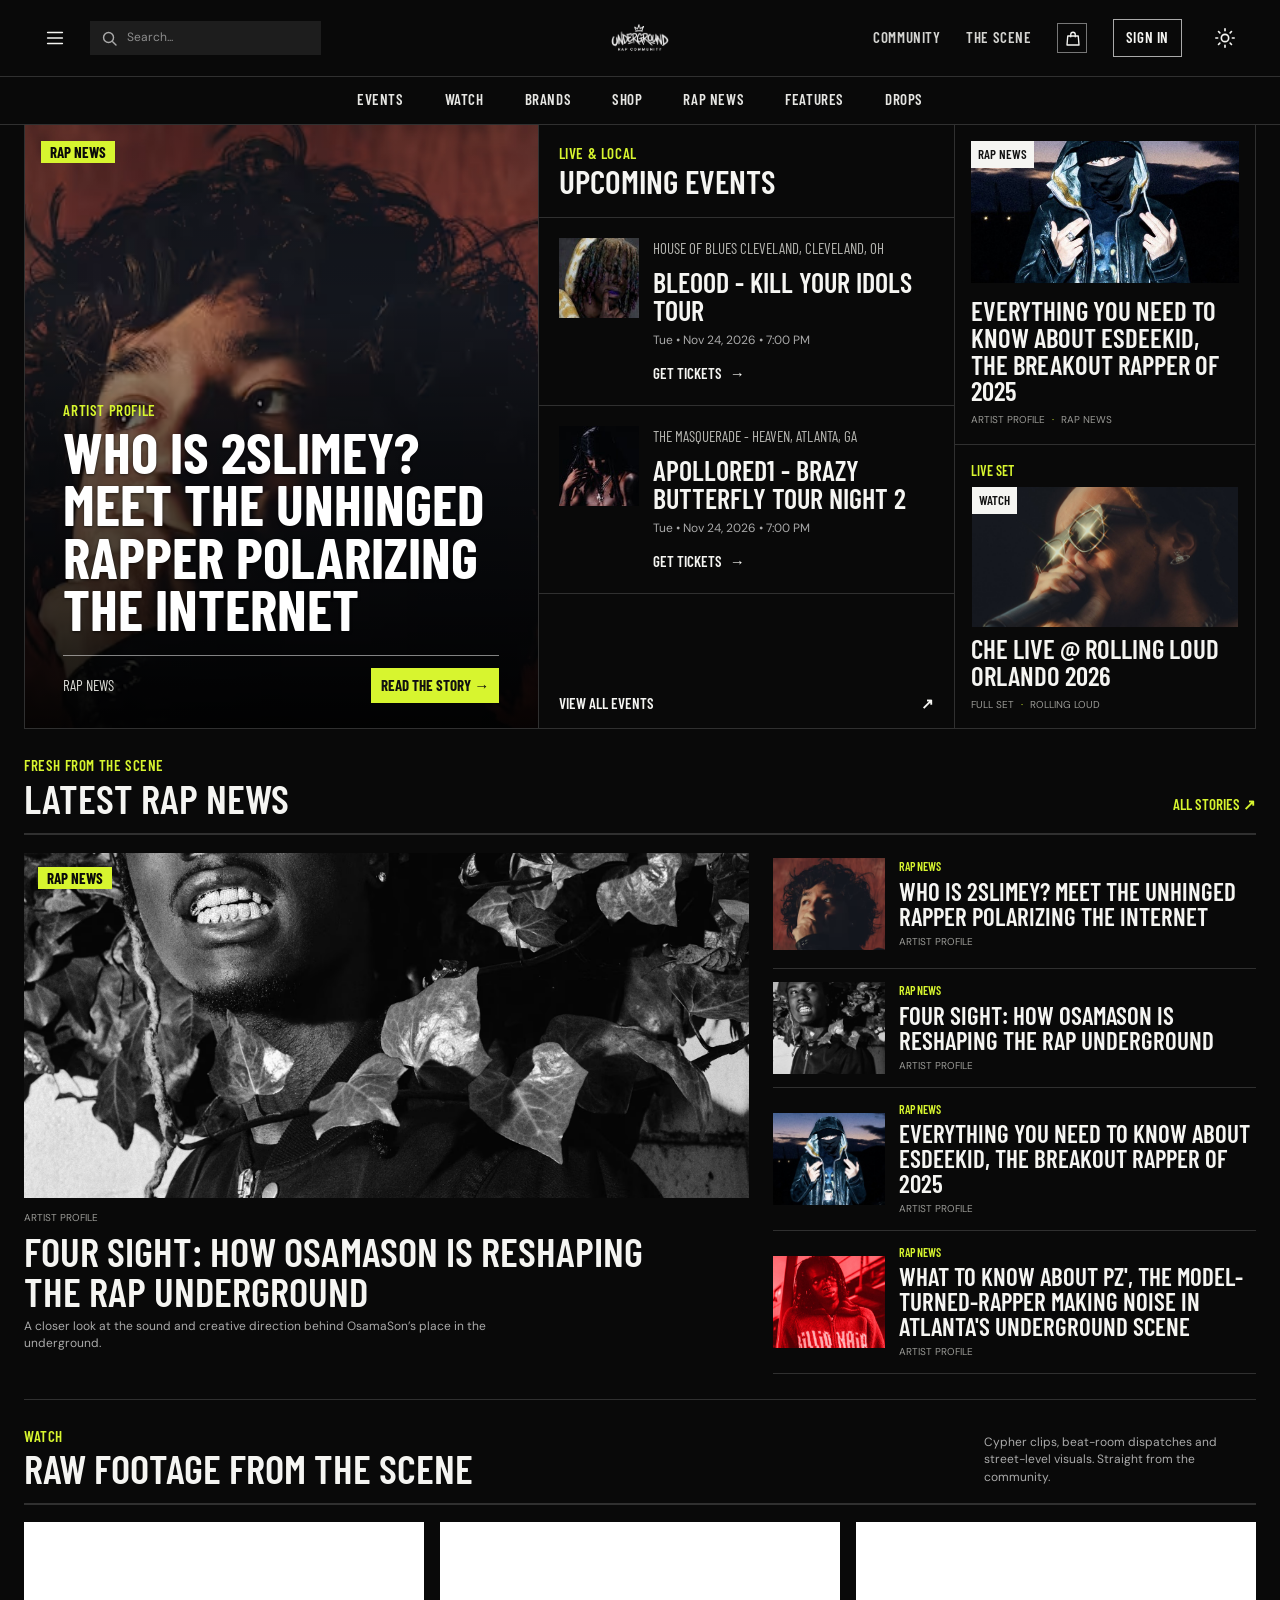
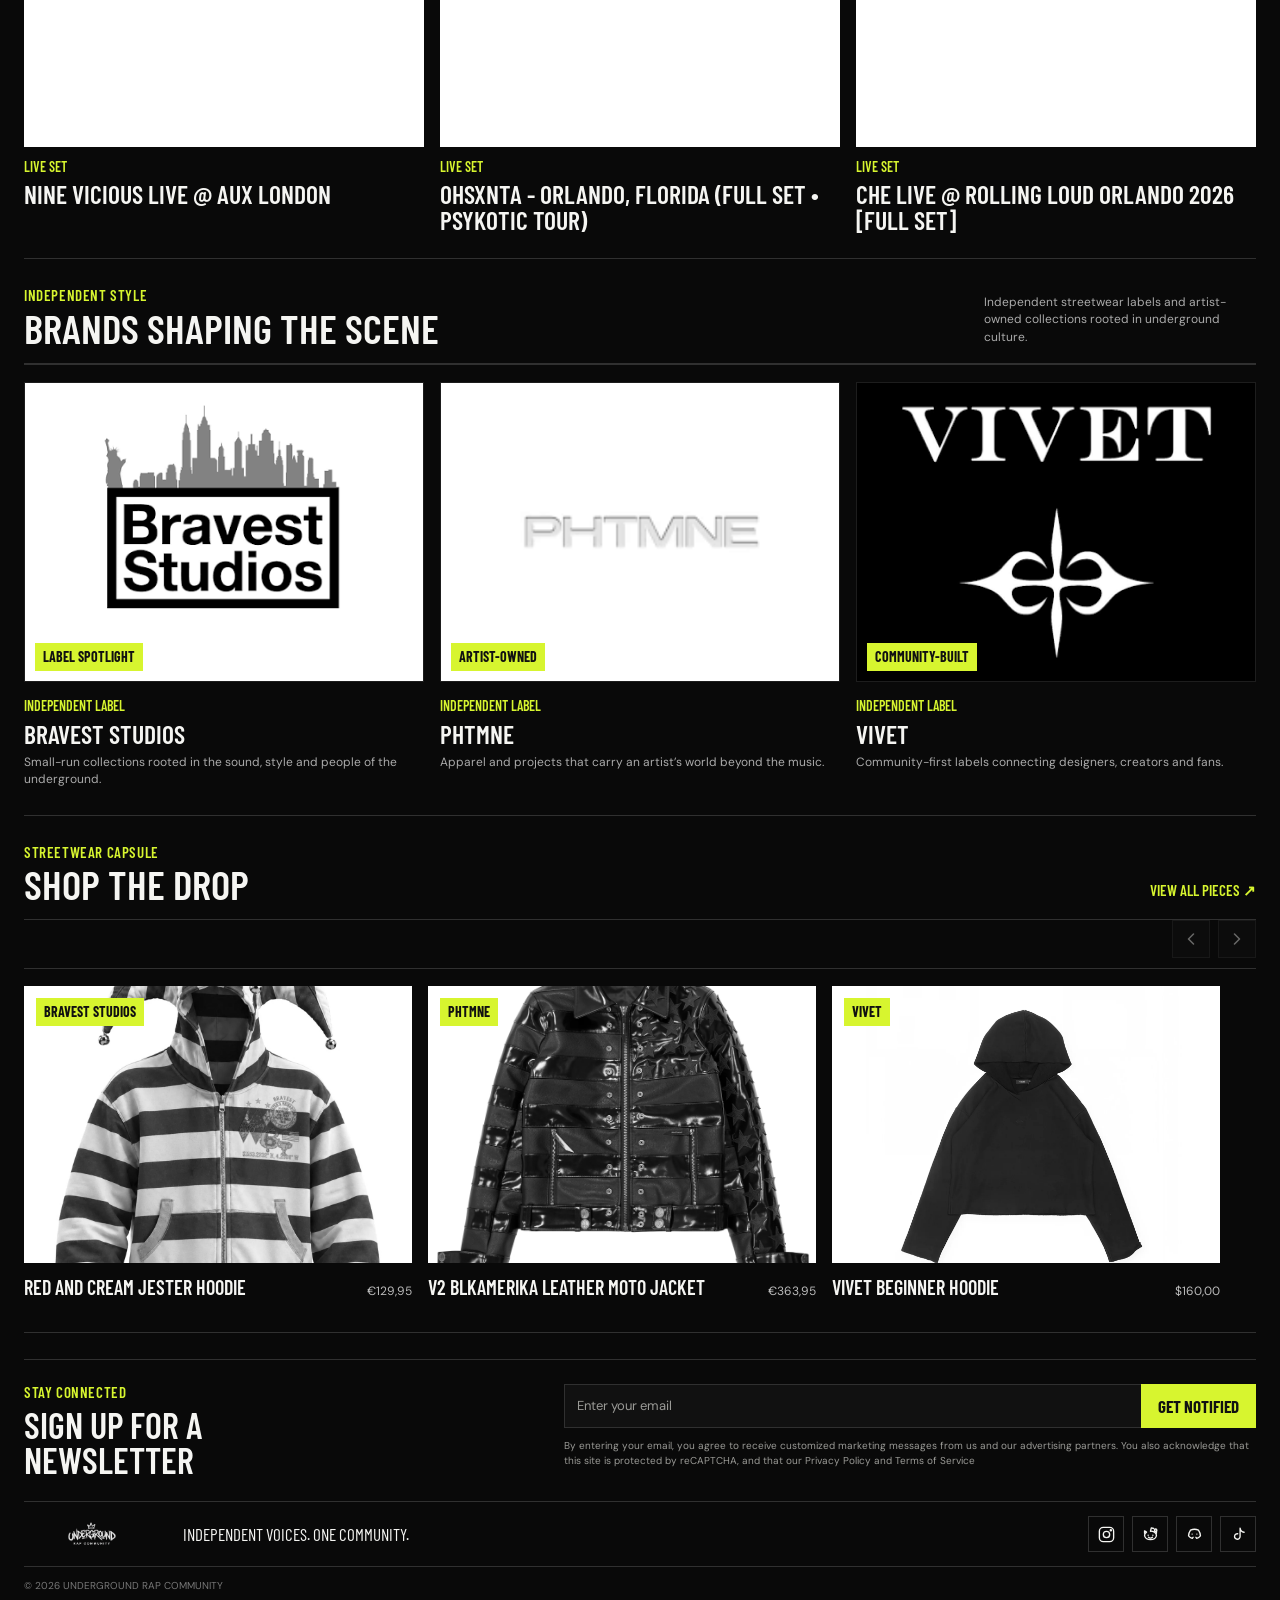
<file: index.html>
<!doctype html>
<html lang="en">
<head>
  <meta charset="utf-8">
  <meta name="viewport" content="width=device-width, initial-scale=1">
  <meta name="theme-color" content="#090909">
  <meta name="description" content="Underground Rap Community: novinky, releasy, rozhovory, videá a koncerty z underground rapovej scény.">
  <title>Underground Rap Community</title>
  <link rel="icon" type="image/jpeg" href="img/logo-bright.jpeg">
  <link rel="preconnect" href="https://fonts.googleapis.com">
  <link rel="preconnect" href="https://fonts.gstatic.com" crossorigin>
  <link href="https://fonts.googleapis.com/css2?family=Barlow+Condensed:wght@400;500;600;700;800&family=DM+Sans:wght@400;500;600;700&display=swap" rel="stylesheet">
  <script>
    try {
      if (localStorage.getItem("urc-theme") === "light") {
        document.documentElement.dataset.theme = "light";
      }
    } catch {}
  </script>
  <link rel="stylesheet" href="styles.css">
</head>
<body>
  <a class="skip-link" href="#main">Skip to content</a>
  <header class="site-header">
    <div class="masthead">
      <div class="masthead-tools">
        <button class="icon-button menu-button" id="menu-toggle" type="button" aria-label="Open menu" aria-haspopup="dialog" aria-controls="site-menu" aria-expanded="false">
          <svg viewBox="0 0 24 24" aria-hidden="true"><path d="M4 6h16M4 12h16M4 18h16" /></svg>
        </button>
        <form class="search-form" role="search" action="#rap-news">
          <button class="search-submit" type="submit" aria-label="Search">
            <svg viewBox="0 0 24 24" aria-hidden="true"><circle cx="10.8" cy="10.8" r="6.3" /><path d="m16 16 4.2 4.2" /></svg>
          </button>
          <input type="search" name="q" placeholder="Search..." aria-label="Search stories">
        </form>
      </div>

      <a class="brand" href="#top" aria-label="Underground Rap Community home">
        <img src="img/ug%20rap.png" data-dark-logo="img/ug%20rap.png" data-light-logo="img/logo-bright.jpeg" alt="Underground Rap Community">
      </a>

      <div class="masthead-links">
        <a href="#community">Community</a>
        <a href="#rap-news">The scene</a>
        <a class="icon-button bag-button" href="shop.html" aria-label="Shop the drop">
          <svg viewBox="0 0 24 24" aria-hidden="true"><path d="M5 8h14l1 12H4L5 8Z" /><path d="M9 9V6a3 3 0 0 1 6 0v3" /></svg>
        </a>
        <button class="sign-in" id="auth-toggle" type="button" data-auth-toggle>Sign in</button>
        <button class="icon-button theme-toggle" id="theme-toggle" type="button" aria-label="Switch to light theme" aria-pressed="false" title="Switch to light theme">
          <svg class="theme-icon-sun" viewBox="0 0 24 24" aria-hidden="true"><circle cx="12" cy="12" r="4" /><path d="M12 2v2m0 16v2M4.93 4.93l1.42 1.42m11.3 11.3 1.42 1.42M2 12h2m16 0h2M4.93 19.07l1.42-1.42m11.3-11.3 1.42-1.42" /></svg>
          <svg class="theme-icon-moon" viewBox="0 0 24 24" aria-hidden="true"><path d="M20.2 15.4A8.5 8.5 0 0 1 8.6 3.8 8.5 8.5 0 1 0 20.2 15.4Z" /></svg>
        </button>
      </div>
    </div>

    <nav class="main-nav" id="main-nav" aria-label="Main navigation">
      <a href="#events">Events</a>
      <a href="#watch">Watch</a>
      <a href="#brands">Brands</a>
      <a href="shop.html">Shop</a>
      <a href="#rap-news">Rap news</a>
      <a href="#features">Features</a>
      <a href="#drops">Drops</a>
    </nav>
  </header>

  <dialog class="menu-dialog" id="site-menu" aria-labelledby="menu-title">
    <div class="menu-drawer-head">
      <div>
        <span class="eyebrow">Underground Rap Community</span>
        <h2 id="menu-title">Explore</h2>
      </div>
      <button class="icon-button menu-close" id="menu-close" type="button" aria-label="Close menu" autofocus>
        <svg viewBox="0 0 24 24" aria-hidden="true"><path d="m6 6 12 12M18 6 6 18" /></svg>
      </button>
    </div>
    <nav class="drawer-nav" aria-label="Menu">
      <a href="#events"><span class="drawer-number">01</span><span>Events</span><span aria-hidden="true">↗</span></a>
      <a href="#watch"><span class="drawer-number">02</span><span>Watch</span><span aria-hidden="true">↗</span></a>
      <a href="#brands"><span class="drawer-number">03</span><span>Brands</span><span aria-hidden="true">↗</span></a>
      <a href="shop.html"><span class="drawer-number">04</span><span>Shop</span><span aria-hidden="true">↗</span></a>
      <a href="#rap-news"><span class="drawer-number">05</span><span>Rap News</span><span aria-hidden="true">↗</span></a>
      <a href="#features"><span class="drawer-number">06</span><span>Features</span><span aria-hidden="true">↗</span></a>
      <a href="#drops"><span class="drawer-number">07</span><span>Drops</span><span aria-hidden="true">↗</span></a>
    </nav>
    <div class="drawer-bottom">
      <p>Independent voices. One community.</p>
      <button class="sign-in drawer-sign-in" type="button" data-auth-toggle>Sign in</button>
    </div>
  </dialog>

  <main id="main" class="page-shell">
    <section class="lead-grid" id="top" aria-label="Top stories and upcoming events">
      <article class="lead-story">
        <img class="lead-image" src="img/image.png" alt="Portrait image accompanying the 2Slimey profile">
        <div class="lead-shade"></div>
        <span class="category-tag">Rap News</span>
        <div class="lead-copy">
          <p class="eyebrow">Artist profile</p>
          <h1><a href="articles/2slimey.html">Who Is 2Slimey? Meet the Unhinged Rapper Polarizing the Internet</a></h1>
          <div class="lead-meta"><span>Rap News</span><a class="text-link" href="articles/2slimey.html">Read the story <span aria-hidden="true">→</span></a></div>
        </div>
      </article>

      <section class="events-panel" id="events" aria-labelledby="events-title">
        <div class="section-heading compact-heading">
          <span class="eyebrow">Live &amp; local</span>
          <h2 id="events-title">Upcoming events</h2>
        </div>
        <article class="event-item event-item-featured">
          <img class="event-image" src="img/bleood%20tour.jpg" alt="bleood Kill Your Idols Tour poster">
          <div class="event-copy">
            <p class="event-date">House of Blues Cleveland, Cleveland, OH</p>
            <h3>bleood - Kill Your Idols Tour</h3>
            <p class="event-detail">Tue • Nov 24, 2026 • 7:00 PM</p>
            <a class="event-link" href="https://www.ticketmaster.com/bleood-kill-your-idols-tour-cleveland-ohio-11-24-2026/event/0500650FE8A2A7EB" target="_blank" rel="noopener noreferrer">Get tickets <span aria-hidden="true">→</span></a>
          </div>
        </article>
        <article class="event-item event-item-featured">
          <img class="event-image" src="img/apollored1%20tour.jpg" alt="ApolloRed1 Brazy Butterfly Tour poster">
          <div class="event-copy">
            <p class="event-date">The Masquerade - Heaven, Atlanta, GA</p>
            <h3>ApolloRed1 - Brazy Butterfly Tour NIGHT 2</h3>
            <p class="event-detail">Tue • Nov 24, 2026 • 7:00 PM</p>
            <a class="event-link" href="https://www.ticketmaster.com/apollored1-brazy-butterfly-tour-night-2-atlanta-georgia-11-24-2026/event/0E006530E206929B" target="_blank" rel="noopener noreferrer">Get tickets <span aria-hidden="true">→</span></a>
          </div>
        </article>
        <a class="all-events" href="https://www.ticketmaster.com/discover/concerts?classificationId=KnvZfZ7vAv1" target="_blank" rel="noopener noreferrer">View all events <span aria-hidden="true">↗</span></a>
      </section>

      <aside class="side-stories" aria-label="More rap news">
        <article class="side-story">
          <a class="side-image-link" href="articles/esdeekid.html">
            <img src="img/esdeekid.jpeg" alt="EsDeeKid">
            <span class="image-label">Rap news</span>
          </a>
          <h2><a href="articles/esdeekid.html">Everything You Need to Know About EsDeeKid, the Breakout Rapper of 2025</a></h2>
          <p class="story-meta">Artist profile <span>·</span> Rap News</p>
        </article>
        <article class="side-story side-story-small">
          <a class="che-side-link" href="https://youtu.be/blg6YOk0gwg?si=7Y9sV7BCxGzhItGB" target="_blank" rel="noopener noreferrer" aria-label="Watch Che LIVE @ Rolling Loud Orlando 2026">
            <span class="category-text">Live set</span>
            <span class="che-side-image"><img src="img/Che.jpg" alt="Che LIVE @ Rolling Loud Orlando 2026"><span class="image-label">Watch</span></span>
            <h2>Che LIVE @ Rolling Loud Orlando 2026</h2>
            <p class="story-meta">Full set <span>·</span> Rolling Loud</p>
          </a>
        </article>
      </aside>
    </section>

    <section class="latest-section" id="rap-news" aria-labelledby="latest-title">
      <div class="section-heading section-heading-row">
        <div><span class="eyebrow">Fresh from the scene</span><h2 id="latest-title">Latest Rap News</h2></div>
        <a class="section-link" href="#features">All stories <span aria-hidden="true">↗</span></a>
      </div>
      <div class="latest-grid">
        <article class="feature-card" id="features">
          <a class="feature-image image-frame" href="articles/osamason.html">
            <img src="img/osamason.avif" alt="OsamaSon">
            <span class="category-tag">Rap News</span>
          </a>
          <div class="feature-copy">
            <p class="story-meta">Artist profile</p>
            <h3><a href="articles/osamason.html">Four Sight: How OsamaSon is Reshaping the Rap Underground</a></h3>
            <p class="article-summary">A closer look at the sound and creative direction behind OsamaSon’s place in the underground.</p>
          </div>
        </article>
        <div class="story-list">
          <article class="story-row">
            <img src="img/image.png" alt="Image accompanying the 2Slimey artist profile">
            <div><span class="category-text">Rap News</span><h3><a href="articles/2slimey.html">Who Is 2Slimey? Meet the Unhinged Rapper Polarizing the Internet</a></h3><p class="story-meta">Artist profile</p></div>
          </article>
          <article class="story-row">
            <img src="img/osamason.avif" alt="OsamaSon">
            <div><span class="category-text">Rap News</span><h3><a href="articles/osamason.html">Four Sight: How OsamaSon is Reshaping the Rap Underground</a></h3><p class="story-meta">Artist profile</p></div>
          </article>
          <article class="story-row">
            <img src="img/esdeekid.jpeg" alt="EsDeeKid">
            <div><span class="category-text">Rap News</span><h3><a href="articles/esdeekid.html">Everything You Need to Know About EsDeeKid, the Breakout Rapper of 2025</a></h3><p class="story-meta">Artist profile</p></div>
          </article>
          <article class="story-row">
            <img src="img/pz.avif" alt="Pz’">
            <div><span class="category-text">Rap News</span><h3><a href="articles/pz.html">What to Know About Pz', the Model-Turned-Rapper Making Noise in Atlanta's Underground Scene</a></h3><p class="story-meta">Artist profile</p></div>
          </article>
        </div>
      </div>
    </section>

    <section class="watch-section" id="watch" aria-labelledby="watch-title">
      <div class="section-heading section-heading-row">
        <div><span class="eyebrow">Watch</span><h2 id="watch-title">Raw footage from the scene</h2></div>
        <p class="section-intro">Cypher clips, beat-room dispatches and street-level visuals. Straight from the community.</p>
      </div>
      <div class="watch-grid">
        <article class="watch-card">
          <div class="watch-thumb watch-thumb-embed"><iframe src="https://www.youtube.com/embed/rMIle9jYN4k" title="NINE VICIOUS LIVE @ AUX LONDON" loading="lazy" referrerpolicy="strict-origin-when-cross-origin" allow="accelerometer; autoplay; clipboard-write; encrypted-media; gyroscope; picture-in-picture; web-share" allowfullscreen></iframe></div>
          <p class="category-text">Live set</p><h3><a href="https://youtu.be/rMIle9jYN4k?si=s1wasw0oUSgAynQq" target="_blank" rel="noopener noreferrer">NINE VICIOUS LIVE @ AUX LONDON</a></h3>
        </article>
        <article class="watch-card">
          <div class="watch-thumb watch-thumb-embed"><iframe src="https://www.youtube.com/embed/fMqhbWEnISw" title="OHSXNTA - ORLANDO, FLORIDA (Full Set • Psykotic Tour)" loading="lazy" referrerpolicy="strict-origin-when-cross-origin" allow="accelerometer; autoplay; clipboard-write; encrypted-media; gyroscope; picture-in-picture; web-share" allowfullscreen></iframe></div>
          <p class="category-text">Live set</p><h3><a href="https://youtu.be/fMqhbWEnISw?si=_iv-zWBjD3cgllw1" target="_blank" rel="noopener noreferrer">OHSXNTA - ORLANDO, FLORIDA (Full Set • Psykotic Tour)</a></h3>
        </article>
        <article class="watch-card">
          <div class="watch-thumb watch-thumb-embed"><iframe src="https://www.youtube.com/embed/blg6YOk0gwg" title="Che LIVE @ Rolling Loud Orlando 2026 [FULL SET]" loading="lazy" referrerpolicy="strict-origin-when-cross-origin" allow="accelerometer; autoplay; clipboard-write; encrypted-media; gyroscope; picture-in-picture; web-share" allowfullscreen></iframe></div>
          <p class="category-text">Live set</p><h3><a href="https://youtu.be/blg6YOk0gwg?si=7Y9sV7BCxGzhItGB" target="_blank" rel="noopener noreferrer">Che LIVE @ Rolling Loud Orlando 2026 [FULL SET]</a></h3>
        </article>
      </div>
    </section>

    <section class="brands-section" id="brands" aria-labelledby="brands-title">
      <div class="section-heading section-heading-row">
        <div><span class="eyebrow">Independent style</span><h2 id="brands-title">Brands shaping the scene</h2></div>
        <p class="section-intro">Independent streetwear labels and artist-owned collections rooted in underground culture.</p>
      </div>
      <div class="brand-grid">
        <article class="brand-card brand-card-link">
          <a class="brand-card-link-all" href="https://braveststudios.com" target="_blank" rel="noopener noreferrer" aria-label="Visit Bravest Studios">
            <span class="brand-image"><img src="img/bravest.png" alt="Bravest Studios"><span class="brand-badge">Label spotlight</span></span>
            <p class="category-text">Independent label</p>
            <h3>Bravest Studios</h3>
            <p class="brand-description">Small-run collections rooted in the sound, style and people of the underground.</p>
          </a>
        </article>
        <article class="brand-card brand-card-link">
          <a class="brand-card-link-all" href="https://phtmne.com" target="_blank" rel="noopener noreferrer" aria-label="Visit PHTMNE">
            <span class="brand-image"><img src="img/phtmne.png" alt="PHTMNE"><span class="brand-badge">Artist-owned</span></span>
            <p class="category-text">Independent label</p>
            <h3>PHTMNE</h3>
            <p class="brand-description">Apparel and projects that carry an artist’s world beyond the music.</p>
          </a>
        </article>
        <article class="brand-card brand-card-link">
          <a class="brand-card-link-all" href="https://vivetofficial.com" target="_blank" rel="noopener noreferrer" aria-label="Visit VIVET">
            <span class="brand-image"><img src="img/vivet.png" alt="VIVET"><span class="brand-badge">Community-built</span></span>
            <p class="category-text">Independent label</p>
            <h3>VIVET</h3>
            <p class="brand-description">Community-first labels connecting designers, creators and fans.</p>
          </a>
        </article>
      </div>
    </section>

    <section class="shop-section" id="shop" aria-labelledby="shop-title">
      <div class="section-heading section-heading-row">
        <div><span class="eyebrow">Streetwear capsule</span><h2 id="shop-title">Shop the drop</h2></div>
        <a class="section-link" id="drops" href="shop.html">View all pieces <span aria-hidden="true">↗</span></a>
      </div>
      <div class="drop-carousel-wrap">
        <div class="drop-carousel-controls" aria-label="Browse shop pieces">
          <button type="button" data-drop-direction="previous" aria-label="Previous piece" disabled><svg viewBox="0 0 24 24" aria-hidden="true"><path d="m15 18-6-6 6-6" /></svg></button>
          <button type="button" data-drop-direction="next" aria-label="Next piece"><svg viewBox="0 0 24 24" aria-hidden="true"><path d="m9 18 6-6-6-6" /></svg></button>
        </div>
        <div class="product-grid drop-carousel" id="drop-carousel">
          <a class="product-card" href="https://braveststudios.com/products/jester-zip-hoodie-cream" target="_blank" rel="noopener noreferrer"><span class="product-badge">Bravest Studios</span><img src="img/jester.webp" alt="Red and Cream Jester Hoodie"><span class="product-name">Red and Cream Jester Hoodie</span><span class="product-price">€129,95</span></a>
          <a class="product-card" href="https://phtmne.com/products/new-blkamerika-leather-moto-jacket?variant=57286420103546" target="_blank" rel="noopener noreferrer"><span class="product-badge">PHTMNE</span><img src="img/amerika.webp" alt="V2 BLKAMERIKA LEATHER MOTO JACKET"><span class="product-name">V2 BLKAMERIKA LEATHER MOTO JACKET</span><span class="product-price">€363,95</span></a>
          <a class="product-card" href="https://vivetofficial.com/products/vivet-beginner-hoodie" target="_blank" rel="noopener noreferrer"><span class="product-badge">VIVET</span><img src="img/vivet hoodie.webp" alt="VIVET Beginner Hoodie"><span class="product-name">VIVET Beginner Hoodie</span><span class="product-price">$160,00</span></a>
        </div>
      </div>
    </section>
  </main>

  <footer class="site-footer" id="community">
    <section class="newsletter" aria-labelledby="newsletter-title">
      <div class="newsletter-copy">
        <span class="eyebrow">Stay connected</span>
        <h2 id="newsletter-title">Sign up for a newsletter</h2>
      </div>
      <form class="newsletter-form" id="newsletter-form">
        <div class="newsletter-controls">
          <label class="visually-hidden" for="newsletter-email">Enter your email</label>
          <input id="newsletter-email" name="email" type="email" placeholder="Enter your email" autocomplete="email" required>
          <button class="newsletter-submit" type="submit">Get notified</button>
        </div>
        <p class="newsletter-consent">By entering your email, you agree to receive customized marketing messages from us and our advertising partners. You also acknowledge that this site is protected by reCAPTCHA, and that our Privacy Policy and Terms of Service</p>
        <p class="newsletter-status" id="newsletter-status" role="status" aria-live="polite"></p>
      </form>
    </section>
    <a class="footer-brand" href="#top"><img src="img/ug%20rap.png" data-dark-logo="img/ug%20rap.png" data-light-logo="img/logo-bright.jpeg" alt="Underground Rap Community"></a>
    <p>Independent voices. One community.</p>
    <nav class="social-links" aria-label="Social media">
      <a href="https://www.instagram.com/" aria-label="Instagram">
        <svg viewBox="0 0 24 24" aria-hidden="true"><rect x="3" y="3" width="18" height="18" rx="5" /><circle cx="12" cy="12" r="4" /><circle cx="17.5" cy="6.5" r=".75" /></svg>
      </a>
      <a href="https://www.reddit.com/" aria-label="Reddit">
        <svg viewBox="0 0 24 24" aria-hidden="true"><path d="M7 9 4.5 7.5v3M17 9l2.5-1.5v3M7 9c-1.6 1-2.5 2.4-2.5 4 0 3.2 3.4 5.5 7.5 5.5s7.5-2.3 7.5-5.5c0-1.6-.9-3-2.5-4-1.5-.9-3.2-1.3-5-1.3" /><path d="m12 7.7 1-4 3 .7M9 13h.01M15 13h.01M9.5 15.5c1.3 1.1 3.7 1.1 5 0" /><circle cx="18.5" cy="6.5" r="1.5" /></svg>
      </a>
      <a href="https://discord.com/" aria-label="Discord">
        <svg viewBox="0 0 24 24" aria-hidden="true"><path d="M7 6.5c3.2-1.5 6.8-1.5 10 0 1.5 2.1 2.3 4.6 2.5 7.2-1.4 1.6-3 2.6-4.7 3.2l-1-1.4M10.2 15.5l-1 1.4c-1.7-.6-3.3-1.6-4.7-3.2.2-2.6 1-5.1 2.5-7.2" /><path d="M9 11.5h.01M15 11.5h.01" /></svg>
      </a>
      <a href="https://www.tiktok.com/" aria-label="TikTok">
        <svg viewBox="0 0 24 24" aria-hidden="true"><path d="M14 4v10.5a3.5 3.5 0 1 1-3-3.46M14 4c.5 3 2.4 4.8 5 5.2" /></svg>
      </a>
    </nav>
    <span class="copyright">© 2026 Underground Rap Community</span>
  </footer>
  <dialog class="auth-dialog" id="auth-dialog" aria-labelledby="auth-title">
    <div class="auth-dialog-head">
      <div>
        <span class="eyebrow">URC account</span>
        <h2 id="auth-title">Welcome back</h2>
      </div>
      <button class="icon-button auth-close" id="auth-close" type="button" aria-label="Close sign-in dialog">
        <svg viewBox="0 0 24 24" aria-hidden="true"><path d="m6 6 12 12M18 6 6 18" /></svg>
      </button>
    </div>
    <div class="auth-tabs" id="auth-tabs" role="tablist" aria-label="Account access">
      <button class="auth-tab is-active" id="signin-tab" type="button" role="tab" aria-selected="true" aria-controls="auth-form" data-auth-mode="signin">Sign in</button>
      <button class="auth-tab" id="signup-tab" type="button" role="tab" aria-selected="false" aria-controls="auth-form" data-auth-mode="signup">Create account</button>
    </div>
    <form class="auth-form" id="auth-form">
      <label class="auth-field" for="auth-email">Email address
        <input id="auth-email" name="email" type="email" autocomplete="email" required>
      </label>
      <label class="auth-field" for="auth-password"><span id="password-label">Password</span>
        <input id="auth-password" name="password" type="password" autocomplete="current-password" minlength="8" required>
      </label>
      <button class="auth-forgot" id="auth-forgot" type="button">Forgot password?</button>
      <p class="auth-message" id="auth-message" role="status" aria-live="polite"></p>
      <button class="auth-submit" id="auth-submit" type="submit">Sign in</button>
    </form>
  </dialog>
  <script>
    const dropCarousel = document.querySelector("#drop-carousel");
    const dropPrevious = document.querySelector('[data-drop-direction="previous"]');
    const dropNext = document.querySelector('[data-drop-direction="next"]');

    function updateDropControls() {
      if (!dropCarousel) return;
      dropPrevious.disabled = dropCarousel.scrollLeft <= 2;
      dropNext.disabled = dropCarousel.scrollLeft >= dropCarousel.scrollWidth - dropCarousel.clientWidth - 2;
    }

    function scrollDrop(direction) {
      const card = dropCarousel?.querySelector(".product-card");
      if (!card) return;
      const gap = Number.parseFloat(getComputedStyle(dropCarousel).columnGap) || 0;
      dropCarousel.scrollBy({ left: direction * (card.getBoundingClientRect().width + gap), behavior: "smooth" });
    }

    dropPrevious?.addEventListener("click", () => scrollDrop(-1));
    dropNext?.addEventListener("click", () => scrollDrop(1));
    dropCarousel?.addEventListener("scroll", updateDropControls, { passive: true });
    window.addEventListener("resize", updateDropControls);
    requestAnimationFrame(updateDropControls);
  </script>
  <script type="module" src="newsletter.js"></script>
  <script type="module" src="menu.js"></script>
  <script type="module" src="auth.js"></script>
  <script>
    const themeToggle = document.querySelector("#theme-toggle");
    const themeMeta = document.querySelector('meta[name="theme-color"]');

    function setTheme(theme) {
      document.documentElement.dataset.theme = theme;
      const isLight = theme === "light";
      const label = isLight ? "Switch to dark theme" : "Switch to light theme";
      themeToggle.setAttribute("aria-pressed", String(isLight));
      themeToggle.setAttribute("aria-label", label);
      themeToggle.title = label;
      themeMeta.setAttribute("content", isLight ? "#f5f5f2" : "#090909");
      document.querySelectorAll("[data-dark-logo][data-light-logo]").forEach((logo) => {
        logo.src = isLight ? logo.dataset.lightLogo : logo.dataset.darkLogo;
      });
    }

    setTheme(document.documentElement.dataset.theme === "light" ? "light" : "dark");
    themeToggle.addEventListener("click", () => {
      const nextTheme = document.documentElement.dataset.theme === "light" ? "dark" : "light";
      setTheme(nextTheme);
      try {
        localStorage.setItem("urc-theme", nextTheme);
      } catch {}
    });
  </script>
</body>
</html>
</file>
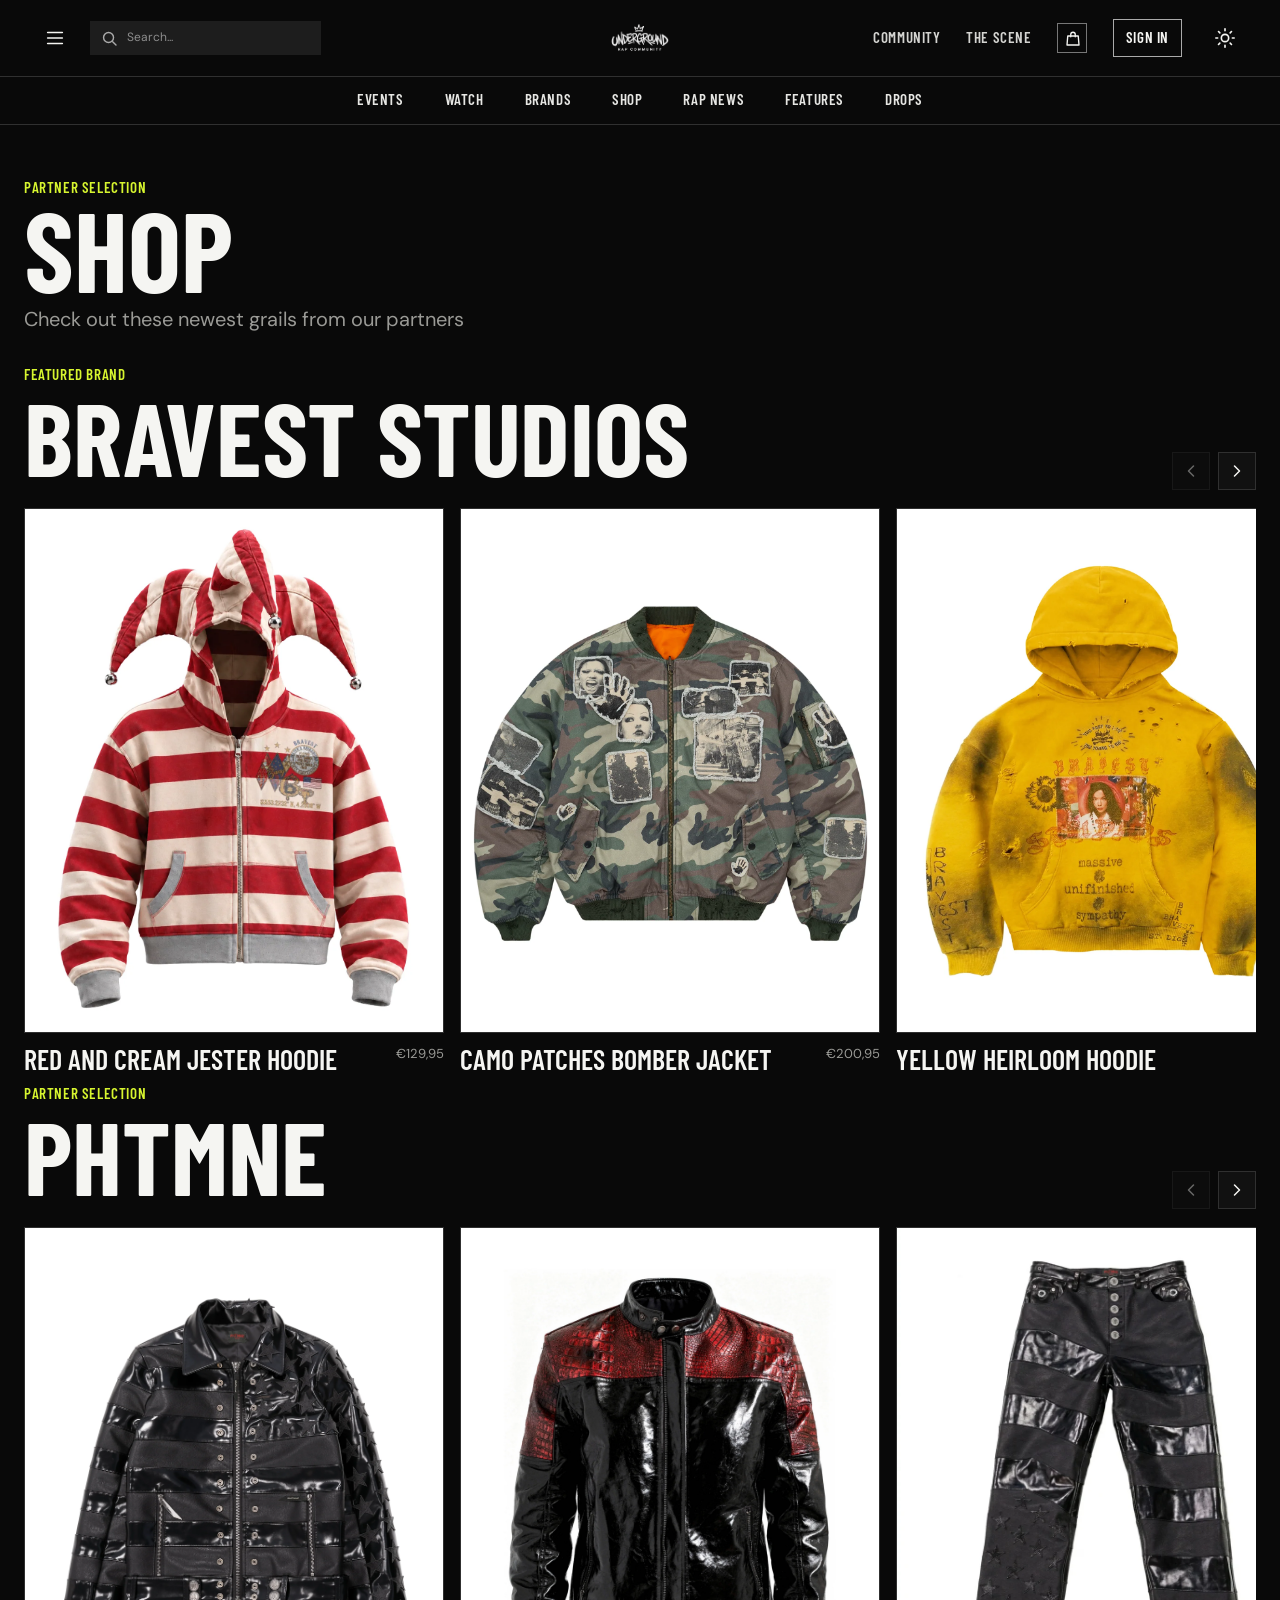
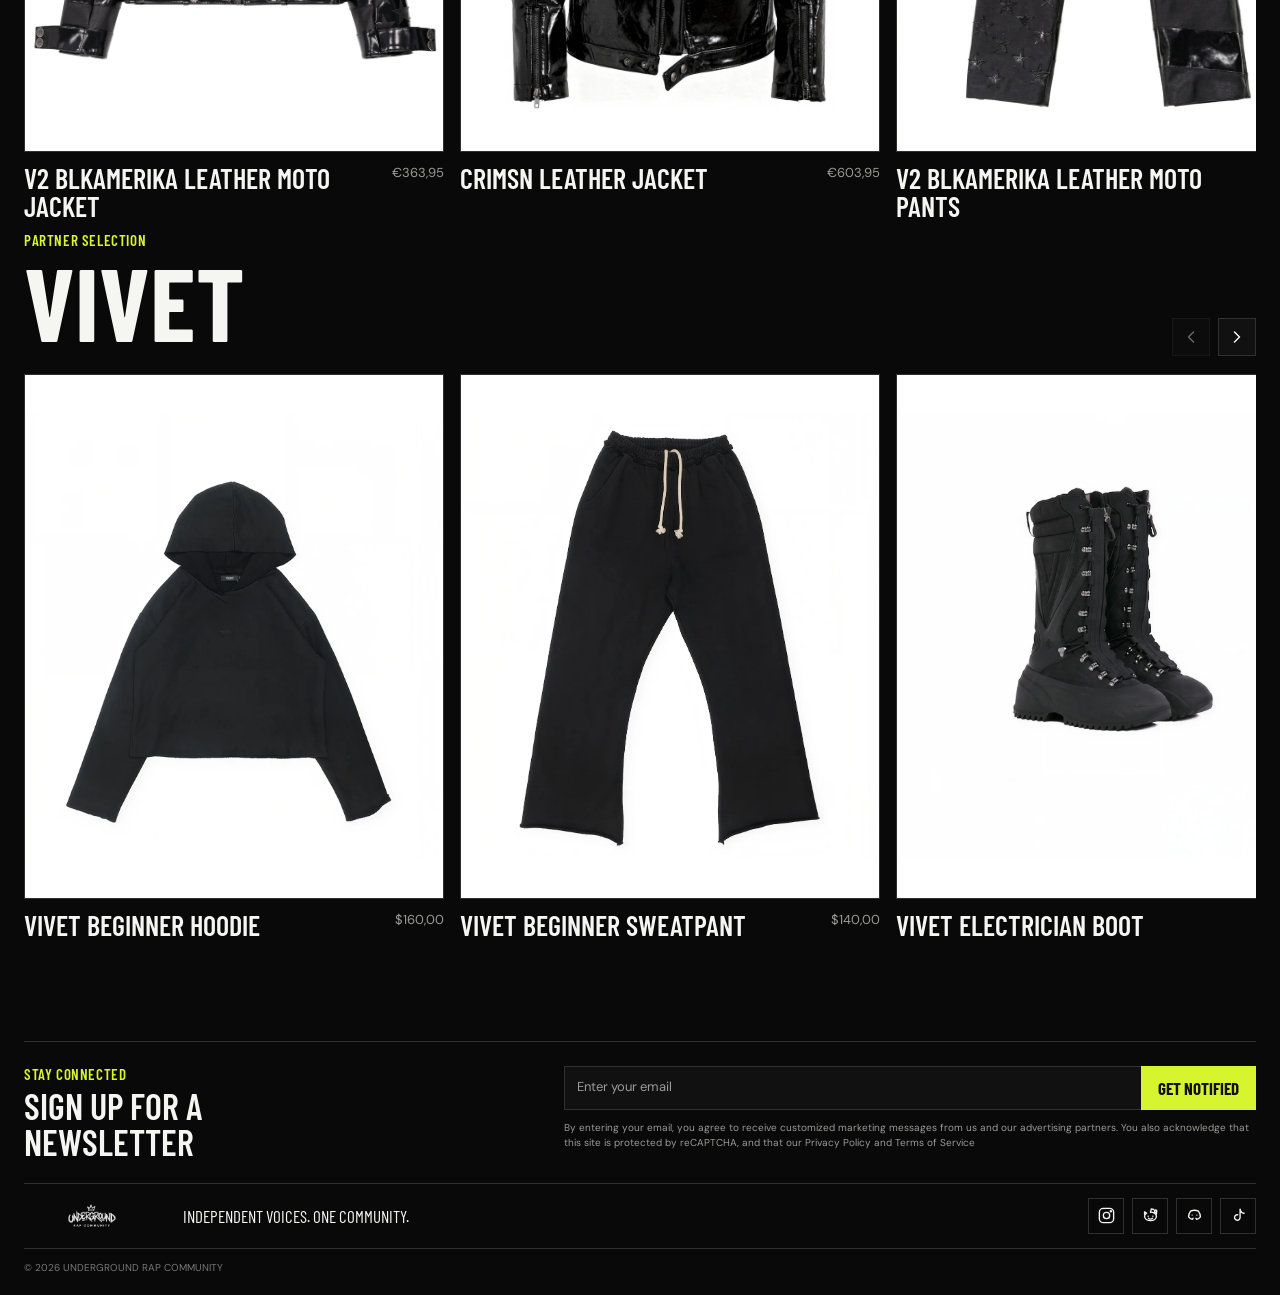
<file: shop.html>
<!doctype html>
<html lang="en">
<head>
  <meta charset="utf-8">
  <meta name="viewport" content="width=device-width, initial-scale=1">
  <meta name="theme-color" content="#090909">
  <meta name="description" content="Shop underground fashion and grails from partners of Underground Rap Community.">
  <title>Shop | Underground Rap Community</title>
  <link rel="icon" type="image/jpeg" href="img/logo-bright.jpeg">
  <link rel="preconnect" href="https://fonts.googleapis.com">
  <link rel="preconnect" href="https://fonts.gstatic.com" crossorigin>
  <link href="https://fonts.googleapis.com/css2?family=Barlow+Condensed:wght@400;500;600;700;800&family=DM+Sans:wght@400;500;600;700&display=swap" rel="stylesheet">
  <script>
    try {
      if (localStorage.getItem("urc-theme") === "light") {
        document.documentElement.dataset.theme = "light";
      }
    } catch {}
  </script>
  <link rel="stylesheet" href="styles.css">
</head>
<body>
  <a class="skip-link" href="#shop-main">Skip to shop</a>
  <header class="site-header">
    <div class="masthead">
      <div class="masthead-tools">
        <button class="icon-button menu-button" id="menu-toggle" type="button" aria-label="Open menu" aria-haspopup="dialog" aria-controls="site-menu" aria-expanded="false">
          <svg viewBox="0 0 24 24" aria-hidden="true"><path d="M4 6h16M4 12h16M4 18h16" /></svg>
        </button>
        <form class="search-form" role="search" action="index.html#rap-news">
          <button class="search-submit" type="submit" aria-label="Search"><svg viewBox="0 0 24 24" aria-hidden="true"><circle cx="10.8" cy="10.8" r="6.3" /><path d="m16 16 4.2 4.2" /></svg></button>
          <input type="search" name="q" placeholder="Search..." aria-label="Search stories">
        </form>
      </div>
      <a class="brand" href="index.html#top" aria-label="Underground Rap Community home"><img src="img/ug%20rap.png" data-dark-logo="img/ug%20rap.png" data-light-logo="img/logo-bright.jpeg" alt="Underground Rap Community"></a>
      <div class="masthead-links">
        <a href="index.html#community">Community</a>
        <a href="index.html#rap-news">The scene</a>
        <a class="icon-button bag-button" href="shop.html" aria-label="Shop the drop"><svg viewBox="0 0 24 24" aria-hidden="true"><path d="M5 8h14l1 12H4L5 8Z" /><path d="M9 9V6a3 3 0 0 1 6 0v3" /></svg></a>
        <button class="sign-in" id="auth-toggle" type="button" data-auth-toggle>Sign in</button>
        <button class="icon-button theme-toggle" id="theme-toggle" type="button" aria-label="Switch to light theme" aria-pressed="false" title="Switch to light theme">
          <svg class="theme-icon-sun" viewBox="0 0 24 24" aria-hidden="true"><circle cx="12" cy="12" r="4" /><path d="M12 2v2m0 16v2M4.93 4.93l1.42 1.42m11.3 11.3 1.42 1.42M2 12h2m16 0h2M4.93 19.07l1.42-1.42m11.3-11.3 1.42-1.42" /></svg>
          <svg class="theme-icon-moon" viewBox="0 0 24 24" aria-hidden="true"><path d="M20.2 15.4A8.5 8.5 0 0 1 8.6 3.8 8.5 8.5 0 1 0 20.2 15.4Z" /></svg>
        </button>
      </div>
    </div>
    <nav class="main-nav" id="main-nav" aria-label="Main navigation">
      <a href="index.html#events">Events</a><a href="index.html#watch">Watch</a><a href="index.html#brands">Brands</a><a href="shop.html">Shop</a><a href="index.html#rap-news">Rap news</a><a href="index.html#features">Features</a><a href="index.html#drops">Drops</a>
    </nav>
  </header>

  <dialog class="menu-dialog" id="site-menu" aria-labelledby="menu-title">
    <div class="menu-drawer-head">
      <div><span class="eyebrow">Underground Rap Community</span><h2 id="menu-title">Explore</h2></div>
      <button class="icon-button menu-close" id="menu-close" type="button" aria-label="Close menu" autofocus><svg viewBox="0 0 24 24" aria-hidden="true"><path d="m6 6 12 12M18 6 6 18" /></svg></button>
    </div>
    <nav class="drawer-nav" aria-label="Menu">
      <a href="index.html#events"><span class="drawer-number">01</span><span>Events</span><span aria-hidden="true">↗</span></a>
      <a href="index.html#watch"><span class="drawer-number">02</span><span>Watch</span><span aria-hidden="true">↗</span></a>
      <a href="index.html#brands"><span class="drawer-number">03</span><span>Brands</span><span aria-hidden="true">↗</span></a>
      <a href="shop.html"><span class="drawer-number">04</span><span>Shop</span><span aria-hidden="true">↗</span></a>
      <a href="index.html#rap-news"><span class="drawer-number">05</span><span>Rap News</span><span aria-hidden="true">↗</span></a>
      <a href="index.html#features"><span class="drawer-number">06</span><span>Features</span><span aria-hidden="true">↗</span></a>
      <a href="index.html#drops"><span class="drawer-number">07</span><span>Drops</span><span aria-hidden="true">↗</span></a>
    </nav>
    <div class="drawer-bottom"><p>Independent voices. One community.</p><button class="sign-in drawer-sign-in" type="button" data-auth-toggle>Sign in</button></div>
  </dialog>

  <main class="shop-page" id="shop-main">
    <header class="shop-heading">
      <span class="eyebrow">Partner selection</span>
      <h1>Shop</h1>
      <p>Check out these newest grails from our partners</p>
    </header>

    <header class="brand-shop-heading">
      <span class="eyebrow">Featured brand</span>
      <h1>Bravest Studios</h1>
    </header>

    <section class="shop-carousel-section" aria-labelledby="bravest-products-title">
      <h2 class="visually-hidden" id="bravest-products-title">Bravest Studios products</h2>
      <div class="shop-carousel-controls" aria-label="Browse Bravest Studios products">
        <button type="button" data-shop-direction="previous" aria-label="Previous product" disabled><svg viewBox="0 0 24 24" aria-hidden="true"><path d="m15 18-6-6 6-6" /></svg></button>
        <button type="button" data-shop-direction="next" aria-label="Next product"><svg viewBox="0 0 24 24" aria-hidden="true"><path d="m9 18 6-6-6-6" /></svg></button>
      </div>
      <div class="shop-carousel" id="bravest-carousel">
        <article class="shop-product">
          <a class="shop-product-link" href="https://braveststudios.com/products/jester-zip-hoodie-cream" target="_blank" rel="noopener noreferrer" aria-label="Red and Cream Jester Hoodie — €129,95">
            <span class="shop-product-image"><img src="img/jester.webp" alt="Red and Cream Jester Hoodie"></span>
            <span class="shop-product-info">
              <span class="shop-product-name">Red and Cream Jester Hoodie</span>
              <span class="shop-product-price">€129,95</span>
            </span>
          </a>
        </article>
        <article class="shop-product">
          <a class="shop-product-link" href="https://braveststudios.com/products/camo-patches-bomber-jacket" target="_blank" rel="noopener noreferrer" aria-label="Camo Patches Bomber Jacket — €200,95">
            <span class="shop-product-image"><img src="img/bomber.webp" alt="Camo Patches Bomber Jacket"></span>
            <span class="shop-product-info">
              <span class="shop-product-name">Camo Patches Bomber Jacket</span>
              <span class="shop-product-price">€200,95</span>
            </span>
          </a>
        </article>
        <article class="shop-product">
          <a class="shop-product-link" href="https://braveststudios.com/products/portrait-hoodie-yellow" target="_blank" rel="noopener noreferrer" aria-label="Yellow Heirloom Hoodie — €129,95">
            <span class="shop-product-image"><img src="img/heirloom.webp" alt="Yellow Heirloom Hoodie"></span>
            <span class="shop-product-info">
              <span class="shop-product-name">Yellow Heirloom Hoodie</span>
              <span class="shop-product-price">€129,95</span>
            </span>
          </a>
        </article>
      </div>
    </section>

    <header class="brand-shop-heading phtmne-shop-heading">
      <span class="eyebrow">Partner selection</span>
      <h1>PHTMNE</h1>
    </header>

    <section class="shop-carousel-section" aria-labelledby="phtmne-products-title">
      <h2 class="visually-hidden" id="phtmne-products-title">PHTMNE products</h2>
      <div class="shop-carousel-controls" aria-label="Browse PHTMNE products">
        <button type="button" data-phtmne-direction="previous" aria-label="Previous product" disabled><svg viewBox="0 0 24 24" aria-hidden="true"><path d="m15 18-6-6 6-6" /></svg></button>
        <button type="button" data-phtmne-direction="next" aria-label="Next product"><svg viewBox="0 0 24 24" aria-hidden="true"><path d="m9 18 6-6-6-6" /></svg></button>
      </div>
      <div class="shop-carousel" id="phtmne-carousel">
        <article class="shop-product">
          <a class="shop-product-link" href="https://phtmne.com/products/new-blkamerika-leather-moto-jacket?variant=57286420103546" target="_blank" rel="noopener noreferrer" aria-label="V2 BLKAMERIKA LEATHER MOTO JACKET — €363,95">
            <span class="shop-product-image"><img src="img/amerika.webp" alt="V2 BLKAMERIKA LEATHER MOTO JACKET"></span>
            <span class="shop-product-info">
              <span class="shop-product-name">V2 BLKAMERIKA LEATHER MOTO JACKET</span>
              <span class="shop-product-price">€363,95</span>
            </span>
          </a>
        </article>
        <article class="shop-product">
          <a class="shop-product-link" href="https://phtmne.com/products/crimson-leather-jacket?variant=57197726531962" target="_blank" rel="noopener noreferrer" aria-label="CRIMSN LEATHER JACKET — €603,95">
            <span class="shop-product-image"><img src="img/crimsn.webp" alt="CRIMSN LEATHER JACKET"></span>
            <span class="shop-product-info">
              <span class="shop-product-name">CRIMSN LEATHER JACKET</span>
              <span class="shop-product-price">€603,95</span>
            </span>
          </a>
        </article>
        <article class="shop-product">
          <a class="shop-product-link" href="https://phtmne.com/products/new-blkamerika-leather-moto-pants?variant=57286421774714" target="_blank" rel="noopener noreferrer" aria-label="V2 BLKAMERIKA LEATHER MOTO PANTS — €363,95">
            <span class="shop-product-image"><img src="img/amerika pants.webp" alt="V2 BLKAMERIKA LEATHER MOTO PANTS"></span>
            <span class="shop-product-info">
              <span class="shop-product-name">V2 BLKAMERIKA LEATHER MOTO PANTS</span>
              <span class="shop-product-price">€363,95</span>
            </span>
          </a>
        </article>
      </div>
    </section>

    <header class="brand-shop-heading vivet-shop-heading">
      <span class="eyebrow">Partner selection</span>
      <h1>VIVET</h1>
    </header>

    <section class="shop-carousel-section" aria-labelledby="vivet-products-title">
      <h2 class="visually-hidden" id="vivet-products-title">VIVET products</h2>
      <div class="shop-carousel-controls" aria-label="Browse VIVET products">
        <button type="button" data-vivet-direction="previous" aria-label="Previous product" disabled><svg viewBox="0 0 24 24" aria-hidden="true"><path d="m15 18-6-6 6-6" /></svg></button>
        <button type="button" data-vivet-direction="next" aria-label="Next product"><svg viewBox="0 0 24 24" aria-hidden="true"><path d="m9 18 6-6-6-6" /></svg></button>
      </div>
      <div class="shop-carousel" id="vivet-carousel">
        <article class="shop-product">
          <a class="shop-product-link" href="https://vivetofficial.com/products/vivet-beginner-hoodie" target="_blank" rel="noopener noreferrer" aria-label="VIVET Beginner Hoodie — $160,00">
            <span class="shop-product-image"><img src="img/vivet hoodie.webp" alt="VIVET Beginner Hoodie"></span>
            <span class="shop-product-info">
              <span class="shop-product-name">VIVET Beginner Hoodie</span>
              <span class="shop-product-price">$160,00</span>
            </span>
          </a>
        </article>
        <article class="shop-product">
          <a class="shop-product-link" href="https://vivetofficial.com/products/vivet-beginner-sweatpant" target="_blank" rel="noopener noreferrer" aria-label="VIVET Beginner Sweatpant — $140,00">
            <span class="shop-product-image"><img src="img/vivet pant.webp" alt="VIVET Beginner Sweatpant"></span>
            <span class="shop-product-info">
              <span class="shop-product-name">VIVET Beginner Sweatpant</span>
              <span class="shop-product-price">$140,00</span>
            </span>
          </a>
        </article>
        <article class="shop-product">
          <a class="shop-product-link" href="https://vivetofficial.com/products/vivet-electrician-boot" target="_blank" rel="noopener noreferrer" aria-label="VIVET Electrician Boot — $320,00">
            <span class="shop-product-image"><img src="img/vivet boot.webp" alt="VIVET Electrician Boot"></span>
            <span class="shop-product-info">
              <span class="shop-product-name">VIVET Electrician Boot</span>
              <span class="shop-product-price">$320,00</span>
            </span>
          </a>
        </article>
      </div>
    </section>
  </main>

  <footer class="site-footer" id="community">
    <section class="newsletter" aria-labelledby="newsletter-title">
      <div class="newsletter-copy"><span class="eyebrow">Stay connected</span><h2 id="newsletter-title">Sign up for a newsletter</h2></div>
      <form class="newsletter-form" id="newsletter-form">
        <div class="newsletter-controls">
          <label class="visually-hidden" for="newsletter-email">Enter your email</label>
          <input id="newsletter-email" name="email" type="email" placeholder="Enter your email" autocomplete="email" required>
          <button class="newsletter-submit" type="submit">Get notified</button>
        </div>
        <p class="newsletter-consent">By entering your email, you agree to receive customized marketing messages from us and our advertising partners. You also acknowledge that this site is protected by reCAPTCHA, and that our Privacy Policy and Terms of Service</p>
        <p class="newsletter-status" id="newsletter-status" role="status" aria-live="polite"></p>
      </form>
    </section>
    <a class="footer-brand" href="index.html#top"><img src="img/ug%20rap.png" data-dark-logo="img/ug%20rap.png" data-light-logo="img/logo-bright.jpeg" alt="Underground Rap Community"></a>
    <p>Independent voices. One community.</p>
    <nav class="social-links" aria-label="Social media">
      <a href="https://www.instagram.com/" aria-label="Instagram"><svg viewBox="0 0 24 24" aria-hidden="true"><rect x="3" y="3" width="18" height="18" rx="5" /><circle cx="12" cy="12" r="4" /><circle cx="17.5" cy="6.5" r=".75" /></svg></a>
      <a href="https://www.reddit.com/" aria-label="Reddit"><svg viewBox="0 0 24 24" aria-hidden="true"><path d="M7 9 4.5 7.5v3M17 9l2.5-1.5v3M7 9c-1.6 1-2.5 2.4-2.5 4 0 3.2 3.4 5.5 7.5 5.5s7.5-2.3 7.5-5.5c0-1.6-.9-3-2.5-4-1.5-.9-3.2-1.3-5-1.3" /><path d="m12 7.7 1-4 3 .7M9 13h.01M15 13h.01M9.5 15.5c1.3 1.1 3.7 1.1 5 0" /><circle cx="18.5" cy="6.5" r="1.5" /></svg></a>
      <a href="https://discord.com/" aria-label="Discord"><svg viewBox="0 0 24 24" aria-hidden="true"><path d="M7 6.5c3.2-1.5 6.8-1.5 10 0 1.5 2.1 2.3 4.6 2.5 7.2-1.4 1.6-3 2.6-4.7 3.2l-1-1.4M10.2 15.5l-1 1.4c-1.7-.6-3.3-1.6-4.7-3.2.2-2.6 1-5.1 2.5-7.2" /><path d="M9 11.5h.01M15 11.5h.01" /></svg></a>
      <a href="https://www.tiktok.com/" aria-label="TikTok"><svg viewBox="0 0 24 24" aria-hidden="true"><path d="M14 4v10.5a3.5 3.5 0 1 1-3-3.46M14 4c.5 3 2.4 4.8 5 5.2" /></svg></a>
    </nav>
    <span class="copyright">© 2026 Underground Rap Community</span>
  </footer>
  <dialog class="auth-dialog" id="auth-dialog" aria-labelledby="auth-title">
    <div class="auth-dialog-head">
      <div><span class="eyebrow">URC account</span><h2 id="auth-title">Welcome back</h2></div>
      <button class="icon-button auth-close" id="auth-close" type="button" aria-label="Close sign-in dialog"><svg viewBox="0 0 24 24" aria-hidden="true"><path d="m6 6 12 12M18 6 6 18" /></svg></button>
    </div>
    <div class="auth-tabs" id="auth-tabs" role="tablist" aria-label="Account access">
      <button class="auth-tab is-active" id="signin-tab" type="button" role="tab" aria-selected="true" aria-controls="auth-form" data-auth-mode="signin">Sign in</button>
      <button class="auth-tab" id="signup-tab" type="button" role="tab" aria-selected="false" aria-controls="auth-form" data-auth-mode="signup">Create account</button>
    </div>
    <form class="auth-form" id="auth-form">
      <label class="auth-field" for="auth-email">Email address<input id="auth-email" name="email" type="email" autocomplete="email" required></label>
      <label class="auth-field" for="auth-password"><span id="password-label">Password</span><input id="auth-password" name="password" type="password" autocomplete="current-password" minlength="8" required></label>
      <button class="auth-forgot" id="auth-forgot" type="button">Forgot password?</button>
      <p class="auth-message" id="auth-message" role="status" aria-live="polite"></p>
      <button class="auth-submit" id="auth-submit" type="submit">Sign in</button>
    </form>
  </dialog>
  <script>
    const shopCarousel = document.querySelector("#bravest-carousel");
    const shopPrevious = document.querySelector('[data-shop-direction="previous"]');
    const shopNext = document.querySelector('[data-shop-direction="next"]');

    function updateShopControls() {
      if (!shopCarousel) return;
      shopPrevious.disabled = shopCarousel.scrollLeft <= 2;
      shopNext.disabled = shopCarousel.scrollLeft >= shopCarousel.scrollWidth - shopCarousel.clientWidth - 2;
    }

    function scrollShop(direction) {
      const product = shopCarousel.querySelector(".shop-product");
      if (!product) return;
      const gap = Number.parseFloat(getComputedStyle(shopCarousel).columnGap) || 0;
      shopCarousel.scrollBy({ left: direction * (product.getBoundingClientRect().width + gap), behavior: "smooth" });
    }

    shopPrevious?.addEventListener("click", () => scrollShop(-1));
    shopNext?.addEventListener("click", () => scrollShop(1));
    shopCarousel?.addEventListener("scroll", updateShopControls, { passive: true });
    window.addEventListener("resize", updateShopControls);
    requestAnimationFrame(updateShopControls);

    const phtmneCarousel = document.querySelector("#phtmne-carousel");
    const phtmnePrevious = document.querySelector('[data-phtmne-direction="previous"]');
    const phtmneNext = document.querySelector('[data-phtmne-direction="next"]');

    function updatePhtmneControls() {
      if (!phtmneCarousel) return;
      phtmnePrevious.disabled = phtmneCarousel.scrollLeft <= 2;
      phtmneNext.disabled = phtmneCarousel.scrollLeft >= phtmneCarousel.scrollWidth - phtmneCarousel.clientWidth - 2;
    }

    function scrollPhtmne(direction) {
      const product = phtmneCarousel.querySelector(".shop-product");
      if (!product) return;
      const gap = Number.parseFloat(getComputedStyle(phtmneCarousel).columnGap) || 0;
      phtmneCarousel.scrollBy({ left: direction * (product.getBoundingClientRect().width + gap), behavior: "smooth" });
    }

    phtmnePrevious?.addEventListener("click", () => scrollPhtmne(-1));
    phtmneNext?.addEventListener("click", () => scrollPhtmne(1));
    phtmneCarousel?.addEventListener("scroll", updatePhtmneControls, { passive: true });
    window.addEventListener("resize", updatePhtmneControls);

    const vivetCarousel = document.querySelector("#vivet-carousel");
    const vivetPrevious = document.querySelector('[data-vivet-direction="previous"]');
    const vivetNext = document.querySelector('[data-vivet-direction="next"]');

    function updateVivetControls() {
      if (!vivetCarousel) return;
      vivetPrevious.disabled = vivetCarousel.scrollLeft <= 2;
      vivetNext.disabled = vivetCarousel.scrollLeft >= vivetCarousel.scrollWidth - vivetCarousel.clientWidth - 2;
    }

    function scrollVivet(direction) {
      const product = vivetCarousel.querySelector(".shop-product");
      if (!product) return;
      const gap = Number.parseFloat(getComputedStyle(vivetCarousel).columnGap) || 0;
      vivetCarousel.scrollBy({ left: direction * (product.getBoundingClientRect().width + gap), behavior: "smooth" });
    }

    vivetPrevious?.addEventListener("click", () => scrollVivet(-1));
    vivetNext?.addEventListener("click", () => scrollVivet(1));
    vivetCarousel?.addEventListener("scroll", updateVivetControls, { passive: true });
    window.addEventListener("resize", updateVivetControls);
    requestAnimationFrame(updateVivetControls);
    requestAnimationFrame(updatePhtmneControls);
  </script>
  <script type="module" src="newsletter.js"></script>
  <script type="module" src="menu.js"></script>
  <script type="module" src="auth.js"></script>
  <script>
    const themeToggle = document.querySelector("#theme-toggle");
    const themeMeta = document.querySelector('meta[name="theme-color"]');

    function setTheme(theme) {
      document.documentElement.dataset.theme = theme;
      const isLight = theme === "light";
      const label = isLight ? "Switch to dark theme" : "Switch to light theme";
      themeToggle.setAttribute("aria-pressed", String(isLight));
      themeToggle.setAttribute("aria-label", label);
      themeToggle.title = label;
      themeMeta.setAttribute("content", isLight ? "#f5f5f2" : "#090909");
      document.querySelectorAll("[data-dark-logo][data-light-logo]").forEach((logo) => {
        logo.src = isLight ? logo.dataset.lightLogo : logo.dataset.darkLogo;
      });
    }

    setTheme(document.documentElement.dataset.theme === "light" ? "light" : "dark");
    themeToggle.addEventListener("click", () => {
      const nextTheme = document.documentElement.dataset.theme === "light" ? "dark" : "light";
      setTheme(nextTheme);
      try {
        localStorage.setItem("urc-theme", nextTheme);
      } catch {}
    });
  </script>
</body>
</html>
</file>
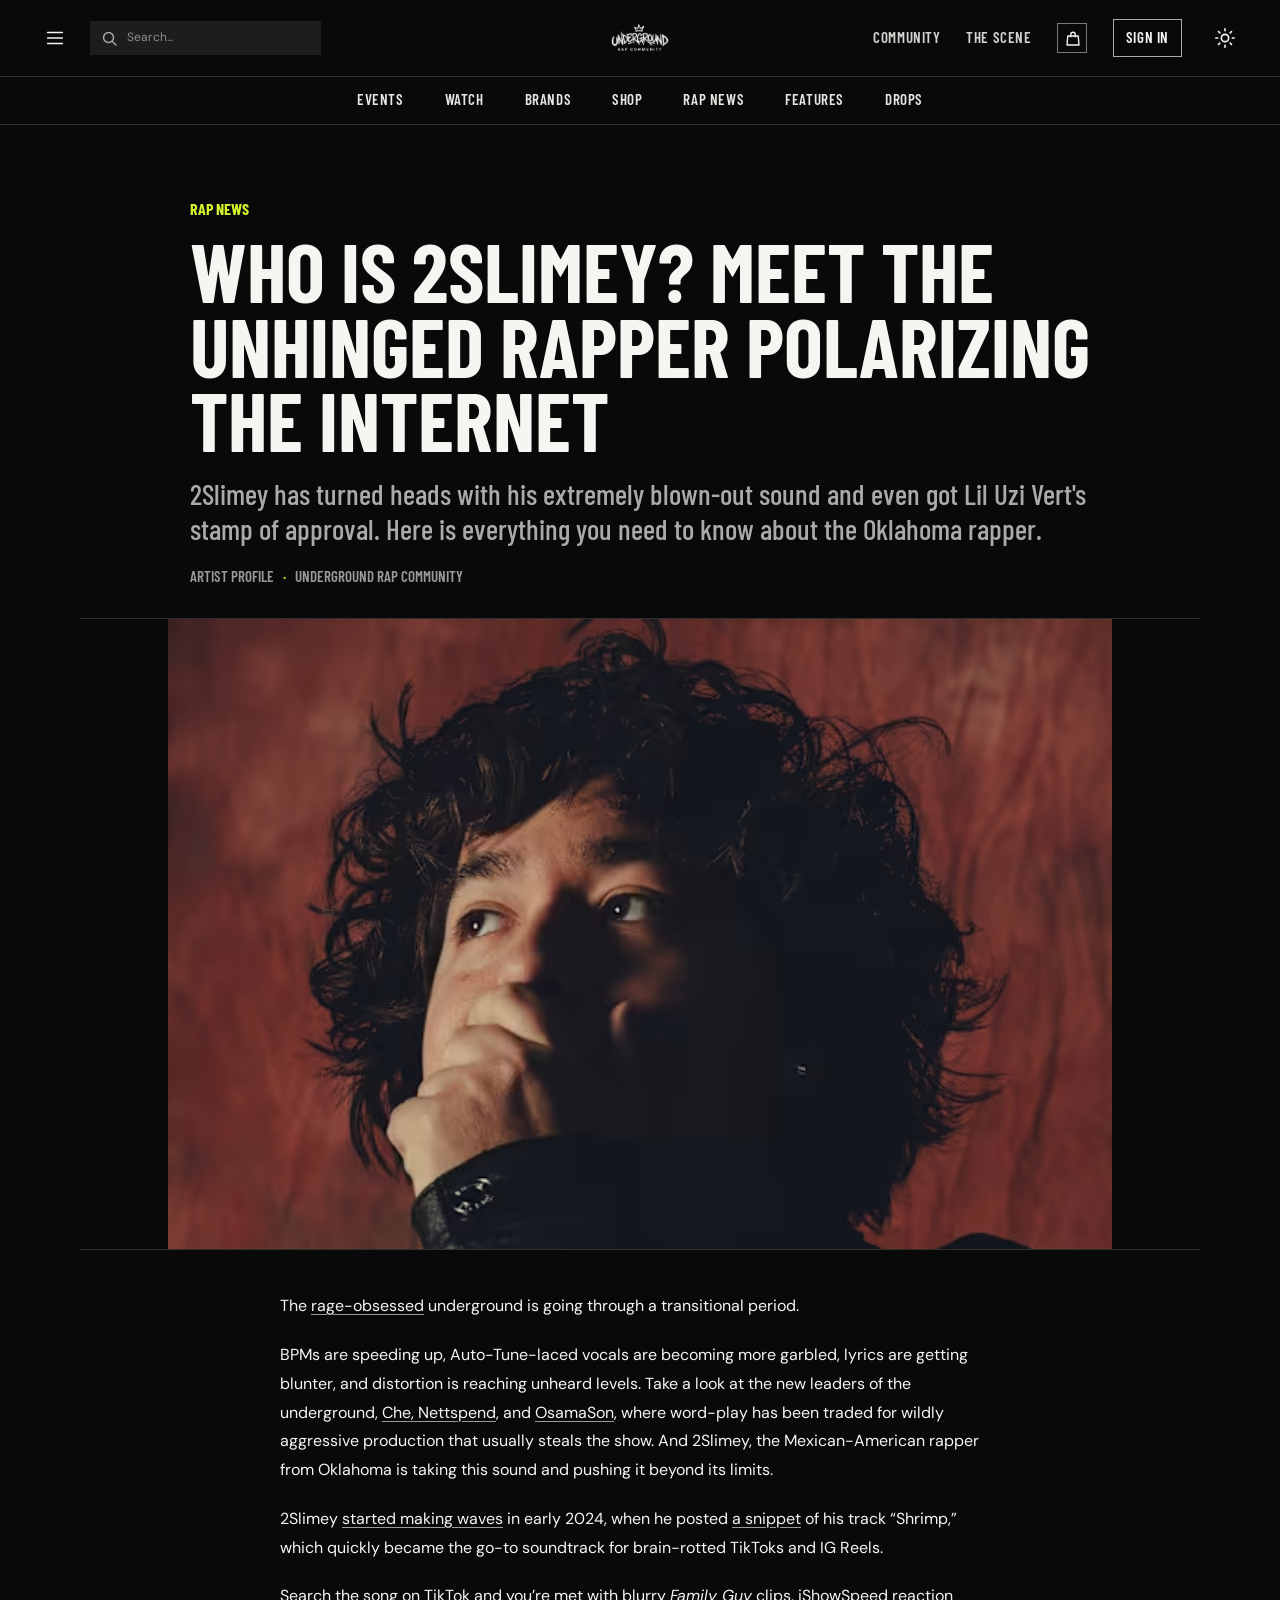
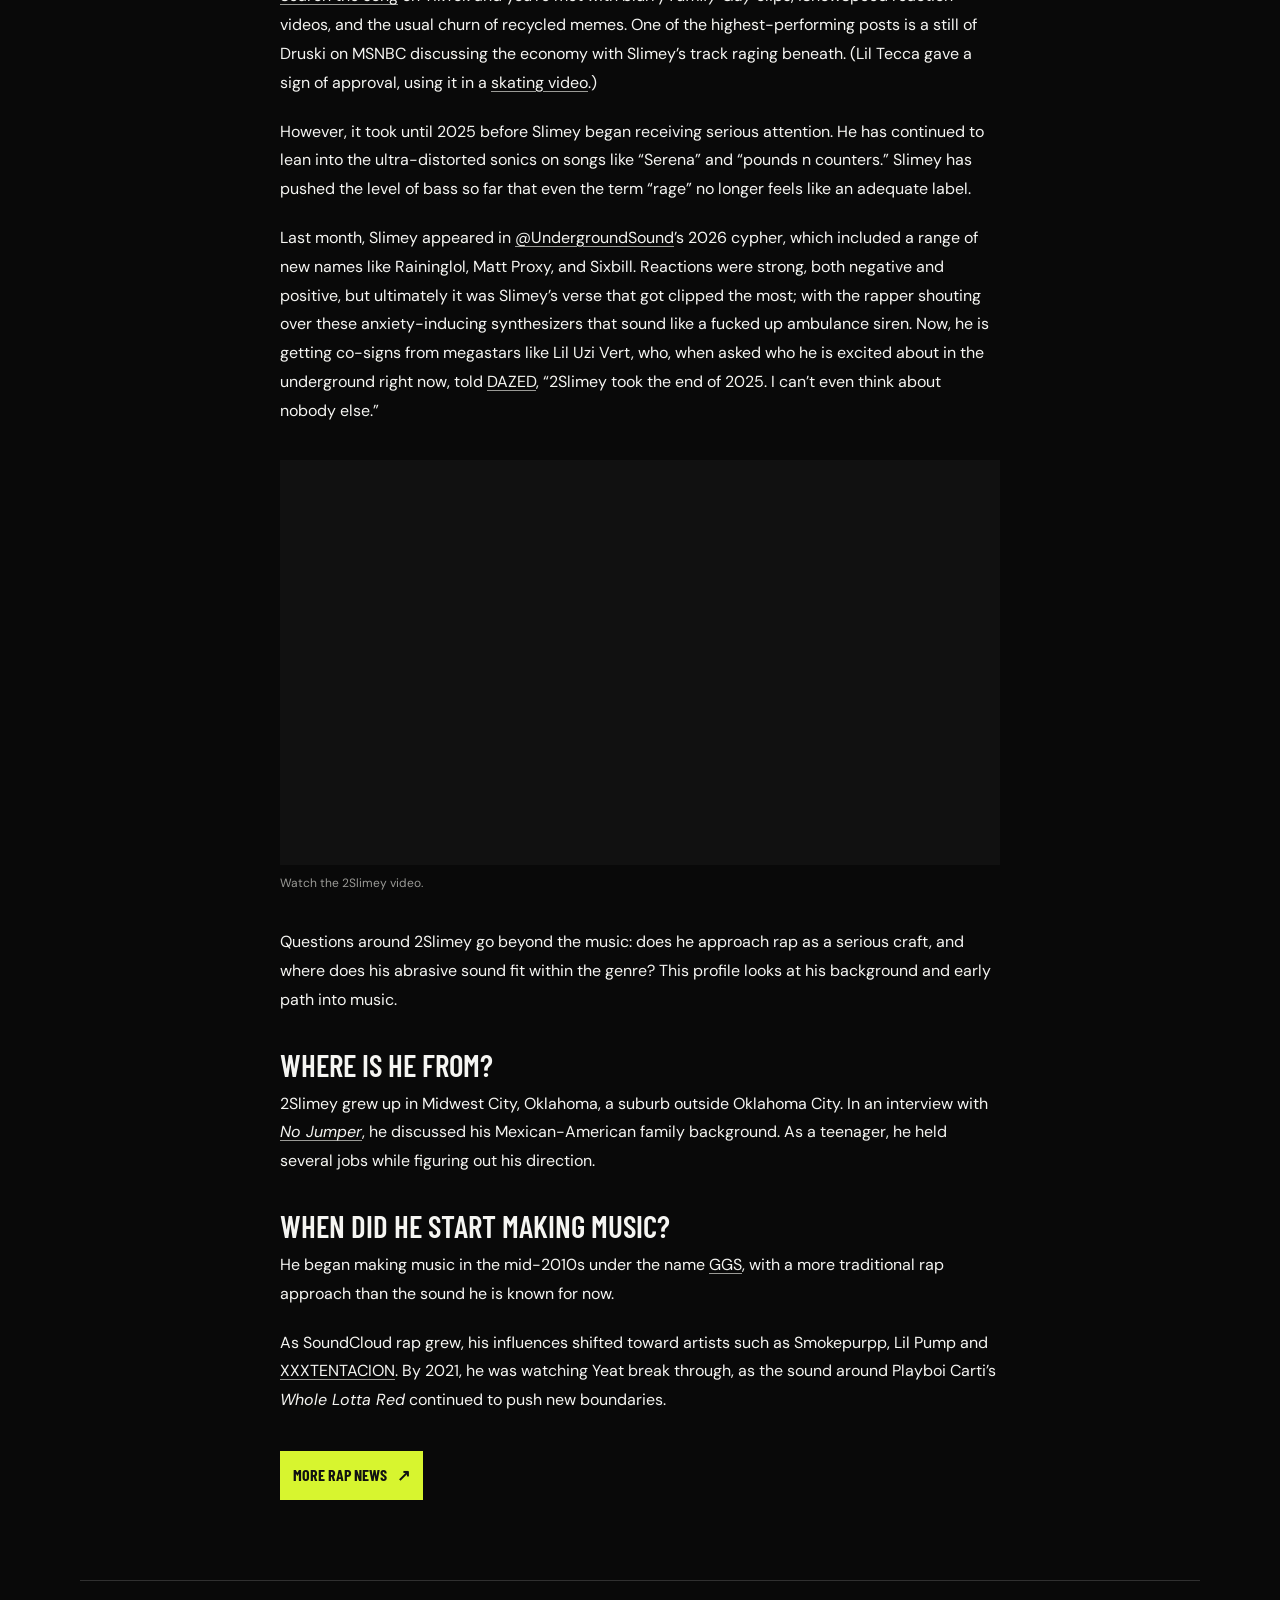
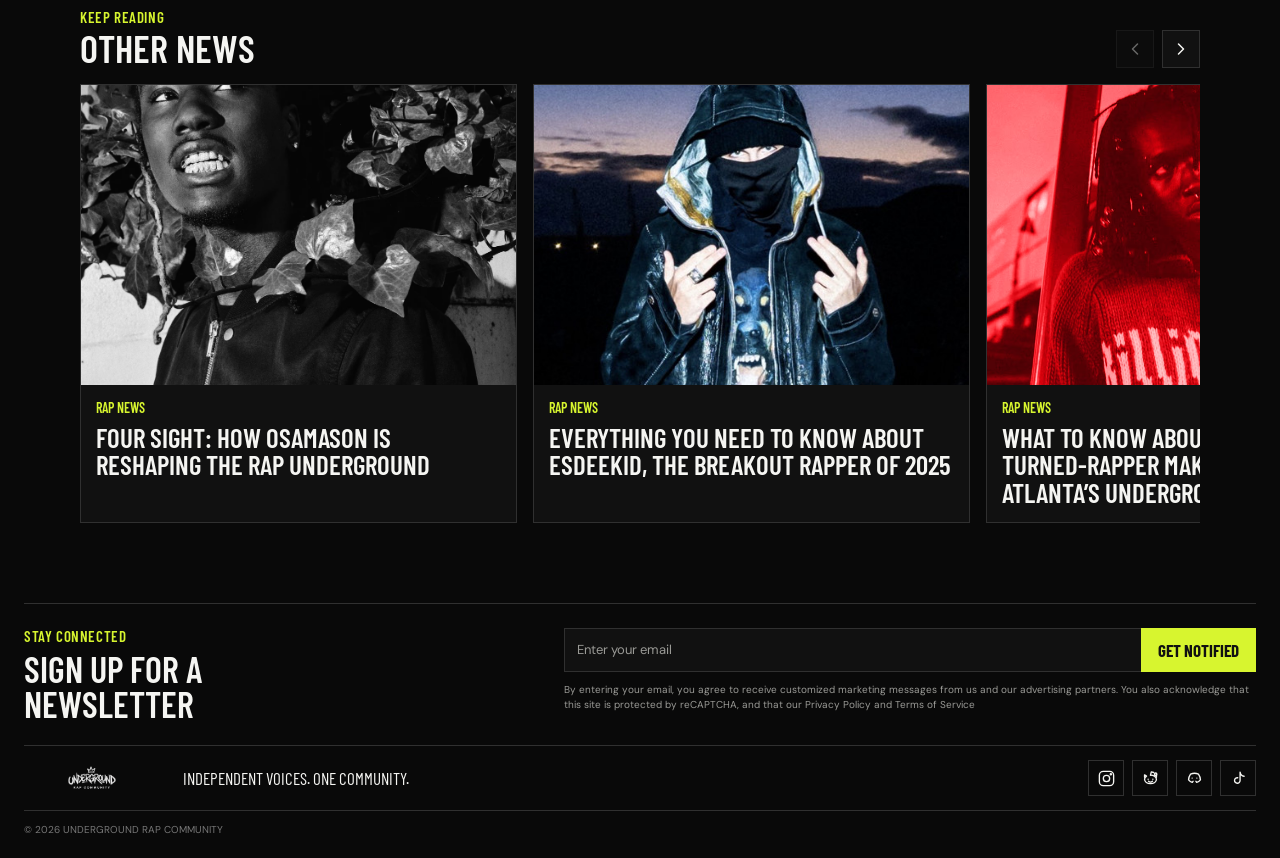
<file: articles/2slimey.html>
<!doctype html>
<html lang="en">
<head>
  <meta charset="utf-8">
  <meta name="viewport" content="width=device-width, initial-scale=1">
  <meta name="theme-color" content="#090909">
  <meta name="description" content="An artist profile on 2Slimey and the online conversation around his polarizing image.">
  <title>Who Is 2Slimey? | Underground Rap Community</title>
  <link rel="icon" type="image/jpeg" href="../img/logo-bright.jpeg">
  <link rel="preconnect" href="https://fonts.googleapis.com">
  <link rel="preconnect" href="https://fonts.gstatic.com" crossorigin>
  <link href="https://fonts.googleapis.com/css2?family=Barlow+Condensed:wght@400;500;600;700;800&family=DM+Sans:wght@400;500;600;700&display=swap" rel="stylesheet">
  <script>
    try {
      if (localStorage.getItem("urc-theme") === "light") {
        document.documentElement.dataset.theme = "light";
      }
    } catch {}
  </script>
  <link rel="stylesheet" href="../styles.css">
</head>
<body class="article-detail-page">
  <a class="skip-link" href="#article-body">Skip to article</a>
  <header class="site-header">
    <div class="masthead">
      <div class="masthead-tools">
        <button class="icon-button menu-button" id="menu-toggle" type="button" aria-label="Open menu" aria-haspopup="dialog" aria-controls="site-menu" aria-expanded="false">
          <svg viewBox="0 0 24 24" aria-hidden="true"><path d="M4 6h16M4 12h16M4 18h16" /></svg>
        </button>
        <form class="search-form" role="search" action="../index.html#rap-news">
          <button class="search-submit" type="submit" aria-label="Search">
            <svg viewBox="0 0 24 24" aria-hidden="true"><circle cx="10.8" cy="10.8" r="6.3" /><path d="m16 16 4.2 4.2" /></svg>
          </button>
          <input type="search" name="q" placeholder="Search..." aria-label="Search stories">
        </form>
      </div>
      <a class="brand" href="../index.html#top" aria-label="Underground Rap Community home">
        <img src="../img/ug%20rap.png" data-dark-logo="../img/ug%20rap.png" data-light-logo="../img/logo-bright.jpeg" alt="Underground Rap Community">
      </a>
      <div class="masthead-links">
        <a href="../index.html#community">Community</a>
        <a href="../index.html#rap-news">The scene</a>
        <a class="icon-button bag-button" href="../index.html#shop" aria-label="Shop the drop">
          <svg viewBox="0 0 24 24" aria-hidden="true"><path d="M5 8h14l1 12H4L5 8Z" /><path d="M9 9V6a3 3 0 0 1 6 0v3" /></svg>
        </a>
        <button class="sign-in" id="auth-toggle" type="button" data-auth-toggle>Sign in</button>
        <button class="icon-button theme-toggle" id="theme-toggle" type="button" aria-label="Switch to light theme" aria-pressed="false" title="Switch to light theme">
          <svg class="theme-icon-sun" viewBox="0 0 24 24" aria-hidden="true"><circle cx="12" cy="12" r="4" /><path d="M12 2v2m0 16v2M4.93 4.93l1.42 1.42m11.3 11.3 1.42 1.42M2 12h2m16 0h2M4.93 19.07l1.42-1.42m11.3-11.3 1.42-1.42" /></svg>
          <svg class="theme-icon-moon" viewBox="0 0 24 24" aria-hidden="true"><path d="M20.2 15.4A8.5 8.5 0 0 1 8.6 3.8 8.5 8.5 0 1 0 20.2 15.4Z" /></svg>
        </button>
      </div>
    </div>
    <nav class="main-nav" id="main-nav" aria-label="Main navigation">
      <a href="../index.html#events">Events</a>
      <a href="../index.html#watch">Watch</a>
      <a href="../index.html#brands">Brands</a>
      <a href="../index.html#shop">Shop</a>
      <a href="../index.html#rap-news">Rap news</a>
      <a href="../index.html#features">Features</a>
      <a href="../index.html#drops">Drops</a>
    </nav>
  </header>
  <dialog class="menu-dialog" id="site-menu" aria-labelledby="menu-title">
    <div class="menu-drawer-head">
      <div><span class="eyebrow">Underground Rap Community</span><h2 id="menu-title">Explore</h2></div>
      <button class="icon-button menu-close" id="menu-close" type="button" aria-label="Close menu" autofocus>
        <svg viewBox="0 0 24 24" aria-hidden="true"><path d="m6 6 12 12M18 6 6 18" /></svg>
      </button>
    </div>
    <nav class="drawer-nav" aria-label="Menu">
      <a href="../index.html#events"><span class="drawer-number">01</span><span>Events</span><span aria-hidden="true">↗</span></a>
      <a href="../index.html#watch"><span class="drawer-number">02</span><span>Watch</span><span aria-hidden="true">↗</span></a>
      <a href="../index.html#brands"><span class="drawer-number">03</span><span>Brands</span><span aria-hidden="true">↗</span></a>
      <a href="../index.html#shop"><span class="drawer-number">04</span><span>Shop</span><span aria-hidden="true">↗</span></a>
      <a href="../index.html#rap-news"><span class="drawer-number">05</span><span>Rap News</span><span aria-hidden="true">↗</span></a>
      <a href="../index.html#features"><span class="drawer-number">06</span><span>Features</span><span aria-hidden="true">↗</span></a>
      <a href="../index.html#drops"><span class="drawer-number">07</span><span>Drops</span><span aria-hidden="true">↗</span></a>
    </nav>
    <div class="drawer-bottom"><p>Independent voices. One community.</p><button class="sign-in drawer-sign-in" type="button" data-auth-toggle>Sign in</button></div>
  </dialog>

  <main class="article-main">
    <header class="article-heading">
      <a class="article-category" href="../index.html#rap-news">Rap News</a>
      <h1>Who Is 2Slimey? Meet the Unhinged Rapper Polarizing the Internet</h1>
      <h2 class="article-deck article-intro">2Slimey has turned heads with his extremely blown-out sound and even got Lil Uzi Vert's stamp of approval. Here is everything you need to know about the Oklahoma rapper.</h2>
      <p class="article-meta">Artist profile <span aria-hidden="true">·</span> Underground Rap Community</p>
    </header>

    <figure class="article-cover">
      <img src="../img/image.png" alt="Image accompanying the 2Slimey artist profile">
    </figure>

    <div class="article-body" id="article-body">
      <article class="article-copy">
        <p>The <a href="https://www.complex.com/music/a/antonio-johri/best-rage-rap-songs-of-all-time" target="_blank" rel="noopener noreferrer">rage-obsessed</a> underground is going through a transitional period.</p>
        <p>BPMs are speeding up, Auto-Tune-laced vocals are becoming more garbled, lyrics are getting blunter, and distortion is reaching unheard levels. Take a look at the new leaders of the underground, <a href="https://www.complex.com/music/a/dimassanfiorenzo/best-teenage-rappers-right-now-2025-rankings" target="_blank" rel="noopener noreferrer">Che, Nettspend</a>, and <a href="https://www.complex.com/music/a/dimassanfiorenzo/osamason-album-jumpout-interview" target="_blank" rel="noopener noreferrer">OsamaSon</a>, where word-play has been traded for wildly aggressive production that usually steals the show. And 2Slimey, the Mexican-American rapper from Oklahoma is taking this sound and pushing it beyond its limits.</p>
        <p>2Slimey <a href="https://www.complex.com/music/a/dimassanfiorenzo/best-new-rappers-2026" target="_blank" rel="noopener noreferrer">started making waves</a> in early 2024, when he posted <a href="https://x.com/1slattyx/status/1764721982732427752?s=20" target="_blank" rel="noopener noreferrer">a snippet</a> of his track “Shrimp,” which quickly became the go-to soundtrack for brain-rotted TikToks and IG Reels.</p>
        <p><a href="https://www.tiktok.com/music/shrimp-7347063423132551170" target="_blank" rel="noopener noreferrer">Search the song</a> on TikTok and you’re met with blurry <em>Family Guy</em> clips, iShowSpeed reaction videos, and the usual churn of recycled memes. One of the highest-performing posts is a still of Druski on MSNBC discussing the economy with Slimey’s track raging beneath. (Lil Tecca gave a sign of approval, using it in a <a href="https://www.instagram.com/p/C-Dwi_Qv4oa/?hl=en&amp;img_index=2" target="_blank" rel="noopener noreferrer">skating video</a>.)</p>
        <p>However, it took until 2025 before Slimey began receiving serious attention. He has continued to lean into the ultra-distorted sonics on songs like “Serena” and “pounds n counters.” Slimey has pushed the level of bass so far that even the term “rage” no longer feels like an adequate label.</p>
        <p>Last month, Slimey appeared in <a href="https://www.instagram.com/undergroundsound/" target="_blank" rel="noopener noreferrer">@UndergroundSound</a>’s 2026 cypher, which included a range of new names like Raininglol, Matt Proxy, and Sixbill. Reactions were strong, both negative and positive, but ultimately it was Slimey’s verse that got clipped the most; with the rapper shouting over these anxiety-inducing synthesizers that sound like a fucked up ambulance siren. Now, he is getting co-signs from megastars like Lil Uzi Vert, who, when asked who he is excited about in the underground right now, told <a href="https://www.dazeddigital.com/music/article/69753/1/lil-uzi-vert-spring-2026-issue-interview-steampunk" target="_blank" rel="noopener noreferrer">DAZED</a>, “2Slimey took the end of 2025. I can’t even think about nobody else.”</p>
        <figure class="article-video">
          <div class="article-video-frame">
            <iframe src="https://www.youtube.com/embed/7Cvxck2RSHc" title="2Slimey video" loading="lazy" referrerpolicy="strict-origin-when-cross-origin" allow="accelerometer; autoplay; clipboard-write; encrypted-media; gyroscope; picture-in-picture; web-share" allowfullscreen></iframe>
          </div>
          <figcaption>Watch the 2Slimey video.</figcaption>
        </figure>
        <p>Questions around 2Slimey go beyond the music: does he approach rap as a serious craft, and where does his abrasive sound fit within the genre? This profile looks at his background and early path into music.</p>
        <h2>Where is he from?</h2>
        <p>2Slimey grew up in Midwest City, Oklahoma, a suburb outside Oklahoma City. In an interview with <a href="https://www.youtube.com/watch?v=SXByV5kZPrE" target="_blank" rel="noopener noreferrer"><em>No Jumper</em></a>, he discussed his Mexican-American family background. As a teenager, he held several jobs while figuring out his direction.</p>
        <h2>When did he start making music?</h2>
        <p>He began making music in the mid-2010s under the name <a href="https://www.youtube.com/shorts/uPIUe0Ui594" target="_blank" rel="noopener noreferrer">GGS</a>, with a more traditional rap approach than the sound he is known for now.</p>
        <p>As SoundCloud rap grew, his influences shifted toward artists such as Smokepurpp, Lil Pump and <a href="https://www.complex.com/music/a/dimassanfiorenzo/xxxtentacion-birthday-facts" target="_blank" rel="noopener noreferrer">XXXTENTACION</a>. By 2021, he was watching Yeat break through, as the sound around Playboi Carti’s <em>Whole Lotta Red</em> continued to push new boundaries.</p>
        <a class="article-more" href="../index.html#rap-news">More Rap News <span aria-hidden="true">↗</span></a>
      </article>
    </div>
  </main>

  <section class="related-news article-main" data-current-article="2slimey" aria-labelledby="related-news-title">
    <div class="related-heading">
      <div><span class="eyebrow">Keep reading</span><h2 id="related-news-title">Other News</h2></div>
      <div class="related-controls" aria-label="Browse other articles">
        <button type="button" data-related-direction="previous" aria-label="Previous articles" aria-controls="related-track-2slimey" disabled><svg viewBox="0 0 24 24" aria-hidden="true"><path d="m15 18-6-6 6-6" /></svg></button>
        <button type="button" data-related-direction="next" aria-label="Next articles" aria-controls="related-track-2slimey"><svg viewBox="0 0 24 24" aria-hidden="true"><path d="m9 18 6-6-6-6" /></svg></button>
      </div>
    </div>
    <div class="related-track" id="related-track-2slimey" role="list" aria-label="Other Rap News articles"></div>
  </section>

  <footer class="site-footer" id="community">
    <section class="newsletter" aria-labelledby="newsletter-title">
      <div class="newsletter-copy"><span class="eyebrow">Stay connected</span><h2 id="newsletter-title">Sign up for a newsletter</h2></div>
      <form class="newsletter-form" id="newsletter-form">
        <div class="newsletter-controls">
          <label class="visually-hidden" for="newsletter-email">Enter your email</label>
          <input id="newsletter-email" name="email" type="email" placeholder="Enter your email" autocomplete="email" required>
          <button class="newsletter-submit" type="submit">Get notified</button>
        </div>
        <p class="newsletter-consent">By entering your email, you agree to receive customized marketing messages from us and our advertising partners. You also acknowledge that this site is protected by reCAPTCHA, and that our Privacy Policy and Terms of Service</p>
        <p class="newsletter-status" id="newsletter-status" role="status" aria-live="polite"></p>
      </form>
    </section>
    <a class="footer-brand" href="../index.html#top"><img src="../img/ug%20rap.png" data-dark-logo="../img/ug%20rap.png" data-light-logo="../img/logo-bright.jpeg" alt="Underground Rap Community"></a>
    <p>Independent voices. One community.</p>
    <nav class="social-links" aria-label="Social media">
      <a href="https://www.instagram.com/" aria-label="Instagram"><svg viewBox="0 0 24 24" aria-hidden="true"><rect x="3" y="3" width="18" height="18" rx="5" /><circle cx="12" cy="12" r="4" /><circle cx="17.5" cy="6.5" r=".75" /></svg></a>
      <a href="https://www.reddit.com/" aria-label="Reddit"><svg viewBox="0 0 24 24" aria-hidden="true"><path d="M7 9 4.5 7.5v3M17 9l2.5-1.5v3M7 9c-1.6 1-2.5 2.4-2.5 4 0 3.2 3.4 5.5 7.5 5.5s7.5-2.3 7.5-5.5c0-1.6-.9-3-2.5-4-1.5-.9-3.2-1.3-5-1.3" /><path d="m12 7.7 1-4 3 .7M9 13h.01M15 13h.01M9.5 15.5c1.3 1.1 3.7 1.1 5 0" /><circle cx="18.5" cy="6.5" r="1.5" /></svg></a>
      <a href="https://discord.com/" aria-label="Discord"><svg viewBox="0 0 24 24" aria-hidden="true"><path d="M7 6.5c3.2-1.5 6.8-1.5 10 0 1.5 2.1 2.3 4.6 2.5 7.2-1.4 1.6-3 2.6-4.7 3.2l-1-1.4M10.2 15.5l-1 1.4c-1.7-.6-3.3-1.6-4.7-3.2.2-2.6 1-5.1 2.5-7.2" /><path d="M9 11.5h.01M15 11.5h.01" /></svg></a>
      <a href="https://www.tiktok.com/" aria-label="TikTok"><svg viewBox="0 0 24 24" aria-hidden="true"><path d="M14 4v10.5a3.5 3.5 0 1 1-3-3.46M14 4c.5 3 2.4 4.8 5 5.2" /></svg></a>
    </nav>
    <span class="copyright">© 2026 Underground Rap Community</span>
  </footer>
  <dialog class="auth-dialog" id="auth-dialog" aria-labelledby="auth-title">
    <div class="auth-dialog-head">
      <div><span class="eyebrow">URC account</span><h2 id="auth-title">Welcome back</h2></div>
      <button class="icon-button auth-close" id="auth-close" type="button" aria-label="Close sign-in dialog"><svg viewBox="0 0 24 24" aria-hidden="true"><path d="m6 6 12 12M18 6 6 18" /></svg></button>
    </div>
    <div class="auth-tabs" id="auth-tabs" role="tablist" aria-label="Account access">
      <button class="auth-tab is-active" id="signin-tab" type="button" role="tab" aria-selected="true" aria-controls="auth-form" data-auth-mode="signin">Sign in</button>
      <button class="auth-tab" id="signup-tab" type="button" role="tab" aria-selected="false" aria-controls="auth-form" data-auth-mode="signup">Create account</button>
    </div>
    <form class="auth-form" id="auth-form">
      <label class="auth-field" for="auth-email">Email address<input id="auth-email" name="email" type="email" autocomplete="email" required></label>
      <label class="auth-field" for="auth-password"><span id="password-label">Password</span><input id="auth-password" name="password" type="password" autocomplete="current-password" minlength="8" required></label>
      <button class="auth-forgot" id="auth-forgot" type="button">Forgot password?</button>
      <p class="auth-message" id="auth-message" role="status" aria-live="polite"></p>
      <button class="auth-submit" id="auth-submit" type="submit">Sign in</button>
    </form>
  </dialog>
  <script type="module" src="../related-news.js"></script>
  <script type="module" src="../newsletter.js"></script>
  <script type="module" src="../menu.js"></script>
  <script type="module" src="../auth.js"></script>
  <script>
    const themeToggle = document.querySelector("#theme-toggle");
    const themeMeta = document.querySelector('meta[name="theme-color"]');

    function setTheme(theme) {
      document.documentElement.dataset.theme = theme;
      const isLight = theme === "light";
      const label = isLight ? "Switch to dark theme" : "Switch to light theme";
      themeToggle.setAttribute("aria-pressed", String(isLight));
      themeToggle.setAttribute("aria-label", label);
      themeToggle.title = label;
      themeMeta.setAttribute("content", isLight ? "#f5f5f2" : "#090909");
      document.querySelectorAll("[data-dark-logo][data-light-logo]").forEach((logo) => {
        logo.src = isLight ? logo.dataset.lightLogo : logo.dataset.darkLogo;
      });
    }

    setTheme(document.documentElement.dataset.theme === "light" ? "light" : "dark");
    themeToggle.addEventListener("click", () => {
      const nextTheme = document.documentElement.dataset.theme === "light" ? "dark" : "light";
      setTheme(nextTheme);
      try {
        localStorage.setItem("urc-theme", nextTheme);
      } catch {}
    });
  </script>
</body>
</html>
</file>
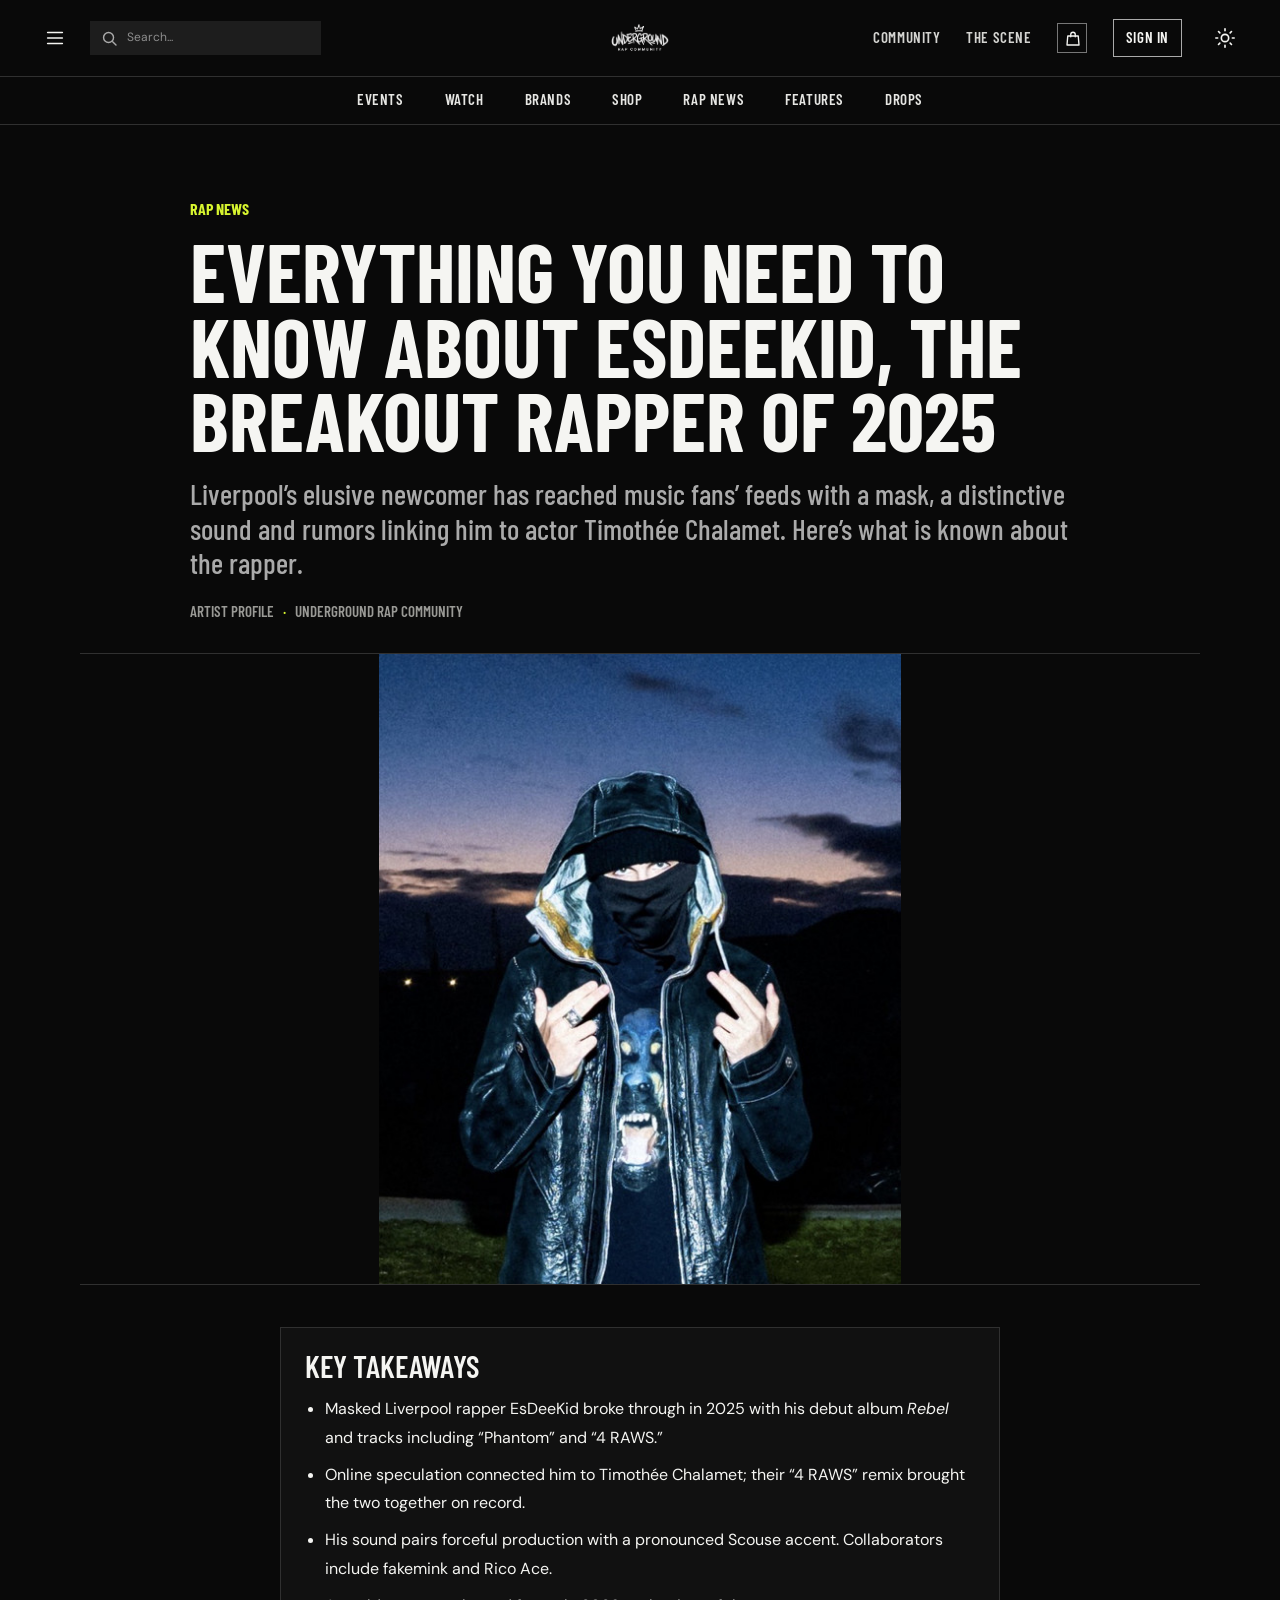
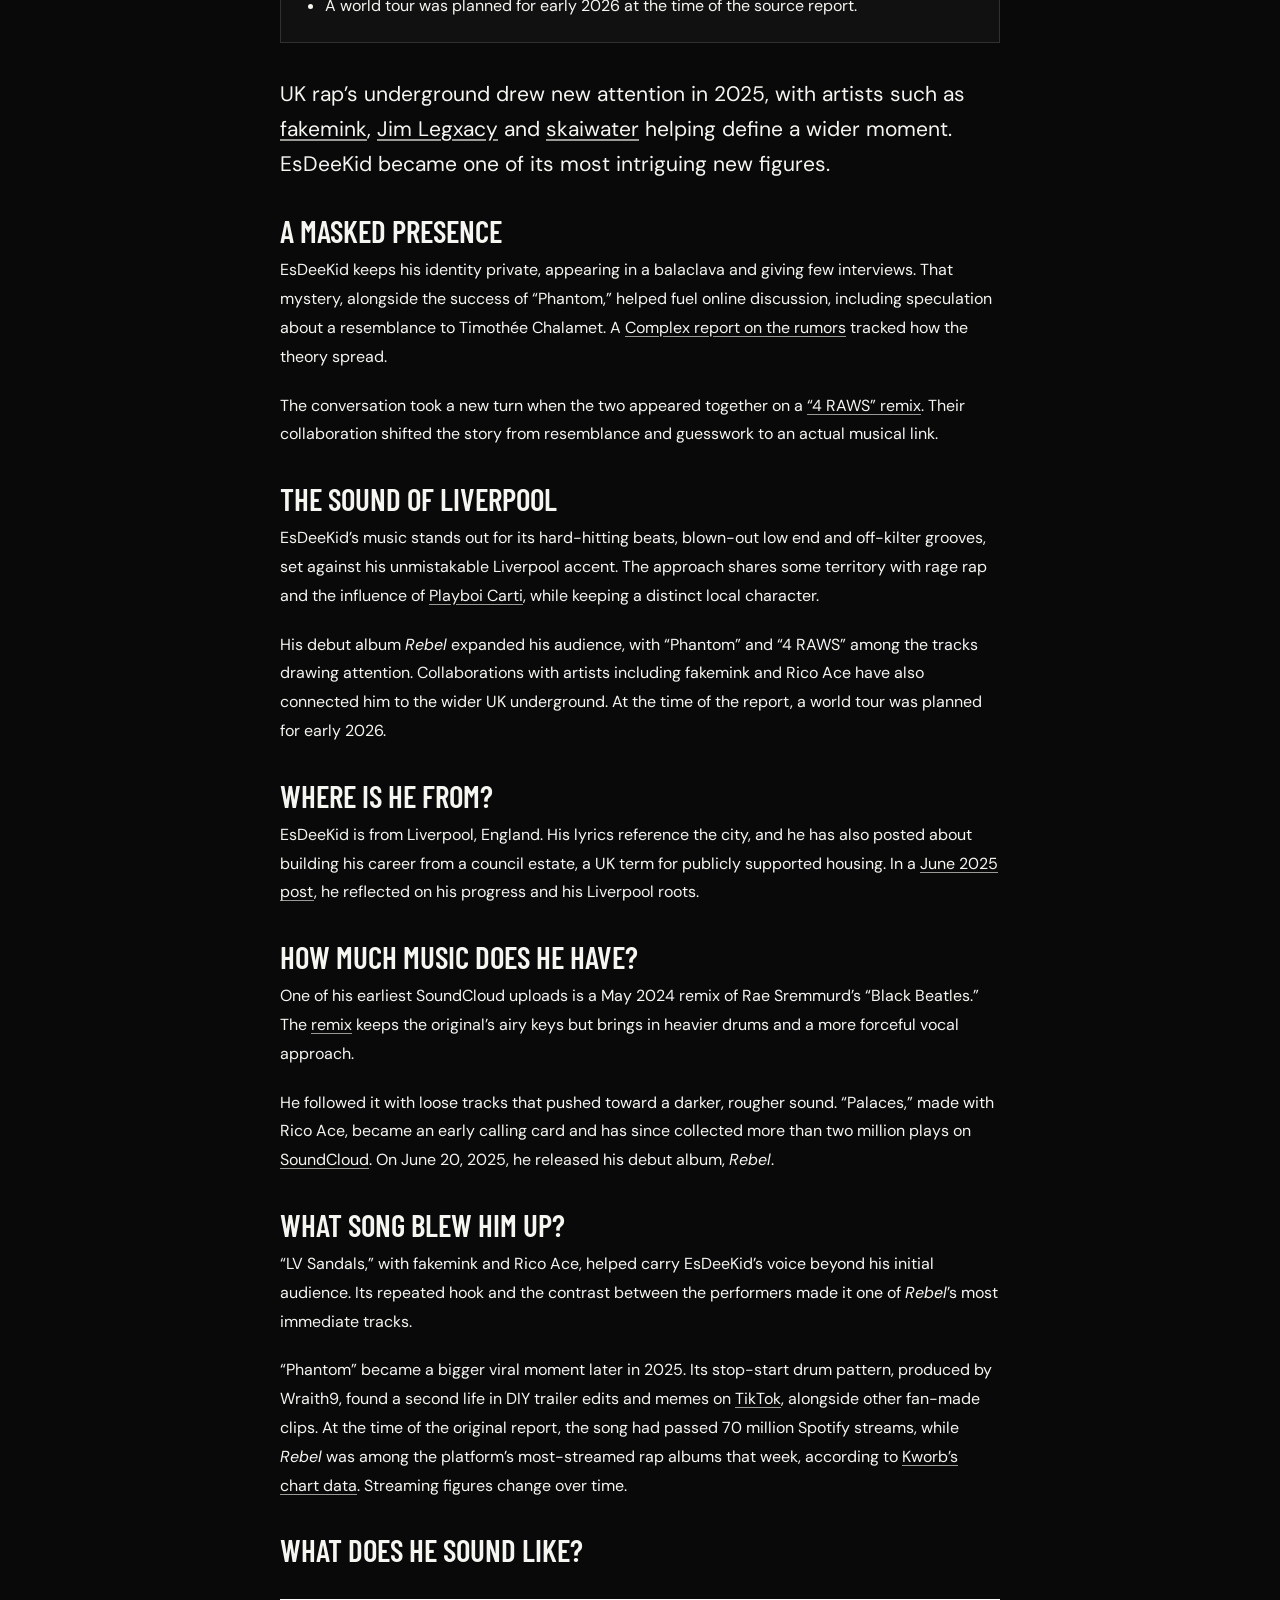
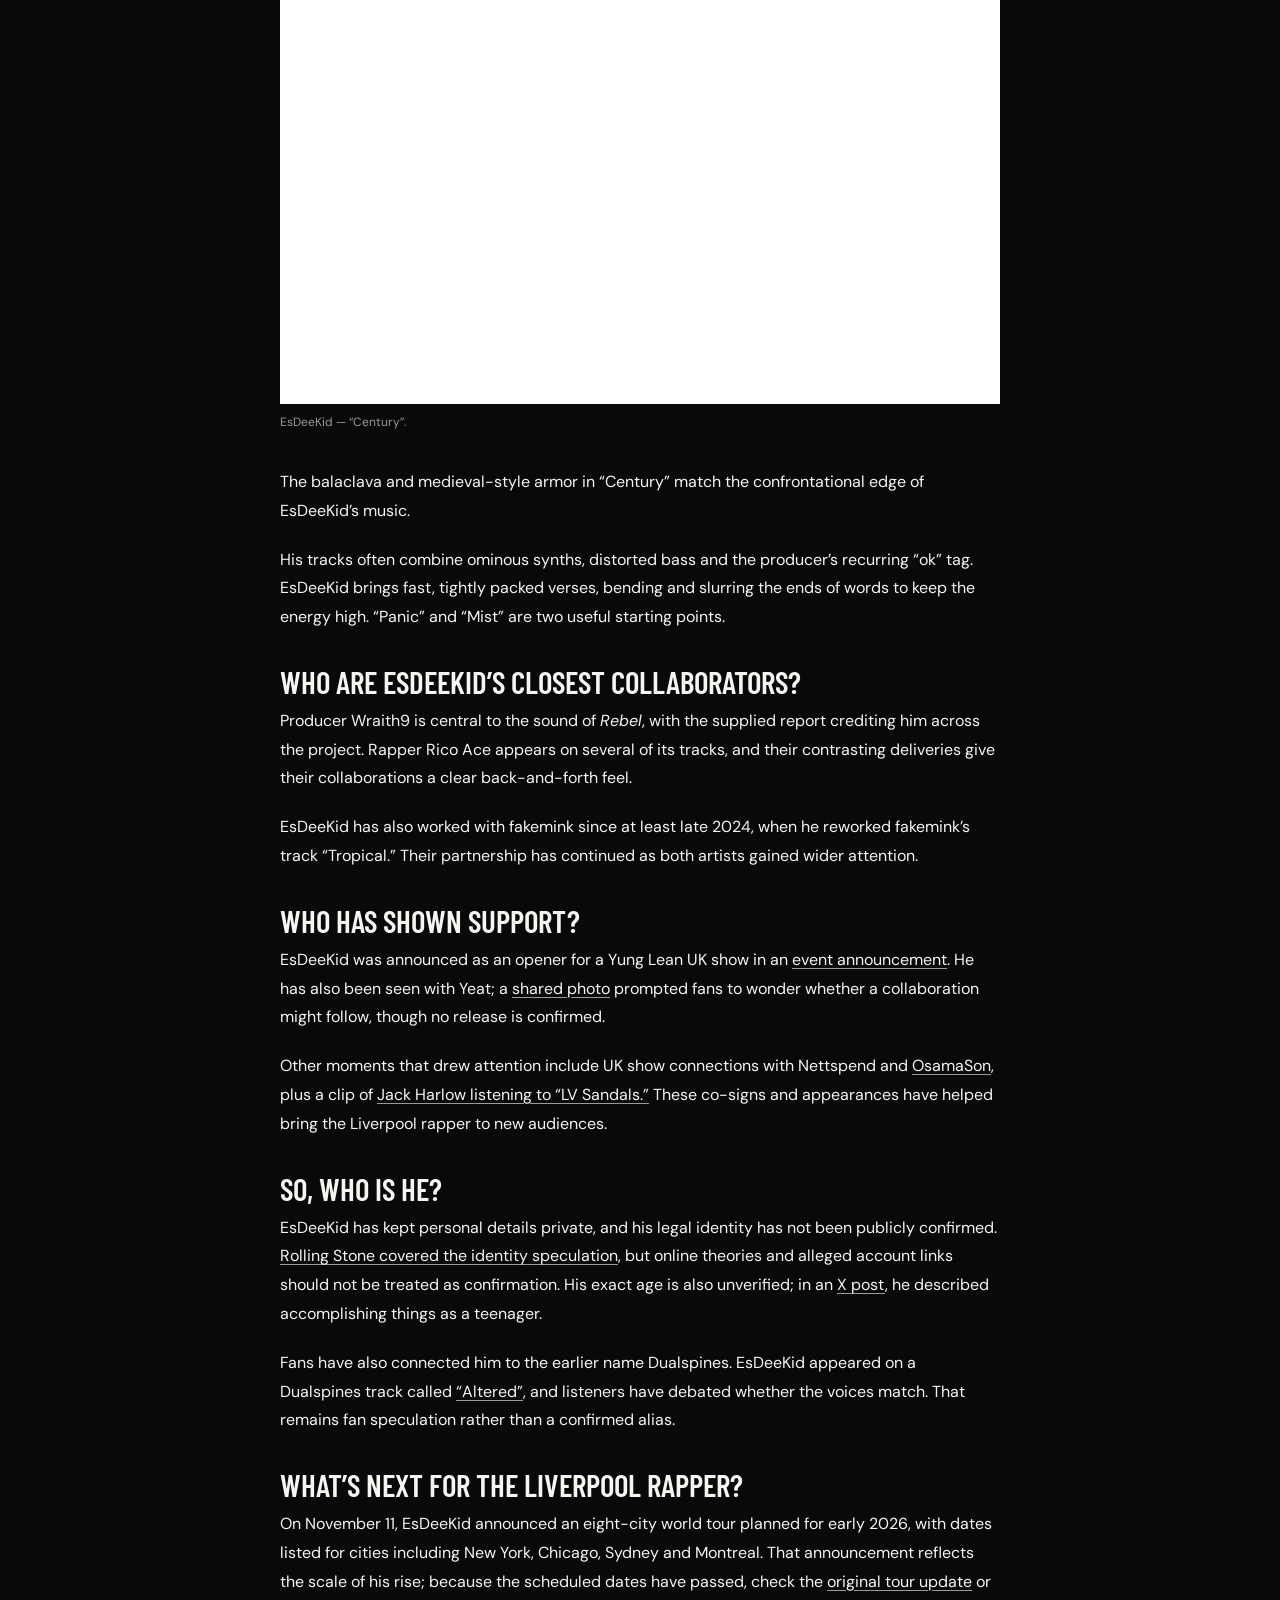
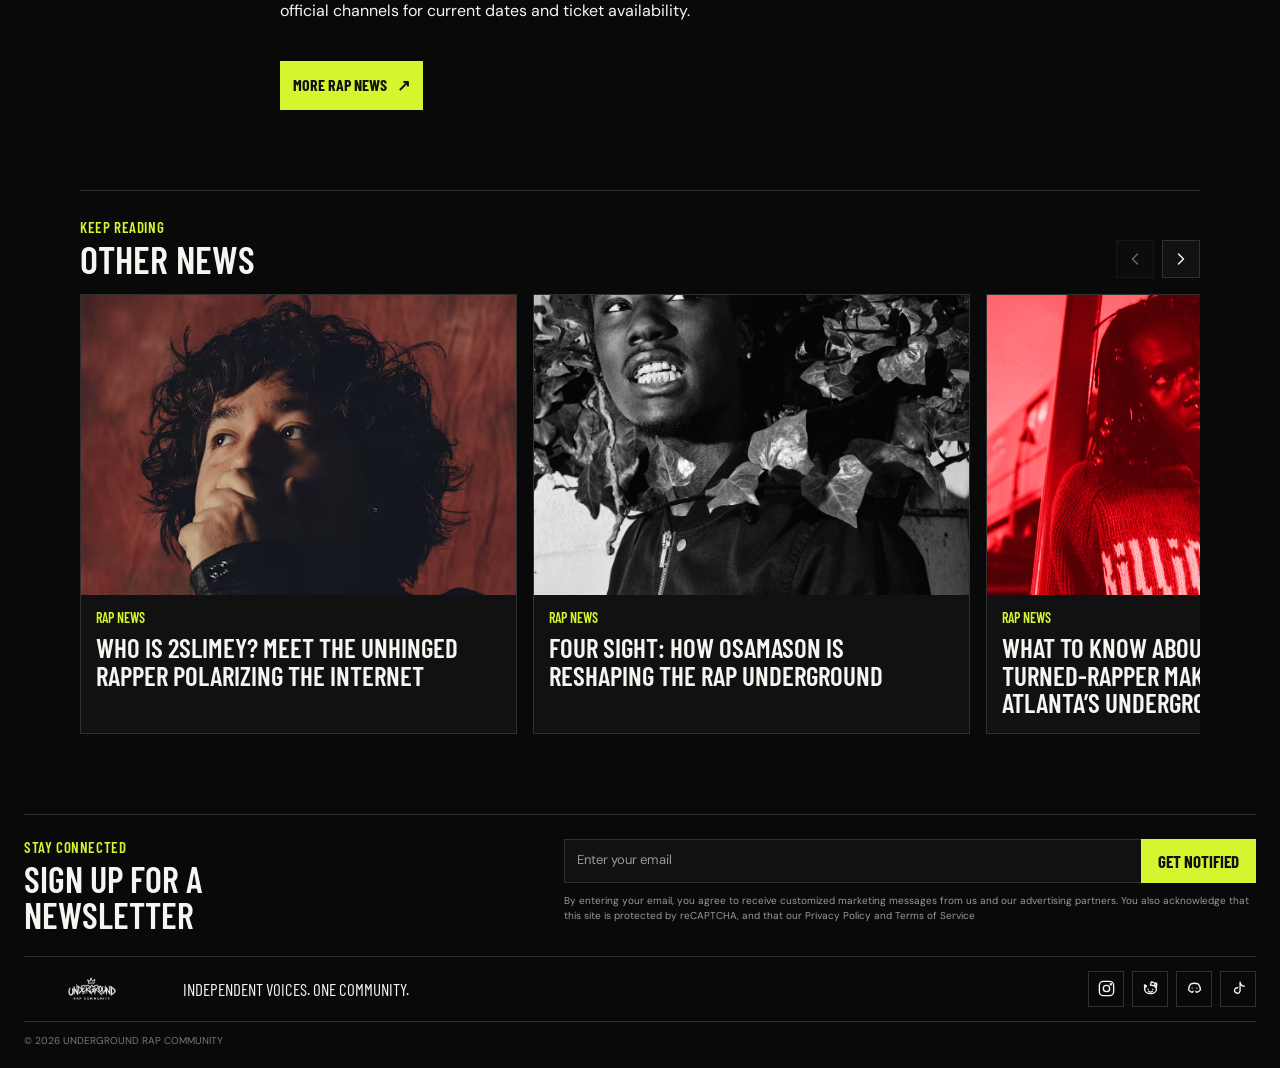
<file: articles/esdeekid.html>
<!doctype html>
<html lang="en">
<head>
  <meta charset="utf-8">
  <meta name="viewport" content="width=device-width, initial-scale=1">
  <meta name="theme-color" content="#090909">
  <meta name="description" content="Everything You Need to Know About EsDeeKid, the Breakout Rapper of 2025.">
  <title>Everything You Need to Know About EsDeeKid | Underground Rap Community</title>
  <link rel="icon" type="image/jpeg" href="../img/logo-bright.jpeg">
  <link rel="preconnect" href="https://fonts.googleapis.com">
  <link rel="preconnect" href="https://fonts.gstatic.com" crossorigin>
  <link href="https://fonts.googleapis.com/css2?family=Barlow+Condensed:wght@400;500;600;700;800&family=DM+Sans:wght@400;500;600;700&display=swap" rel="stylesheet">
  <script>
    try {
      if (localStorage.getItem("urc-theme") === "light") {
        document.documentElement.dataset.theme = "light";
      }
    } catch {}
  </script>
  <link rel="stylesheet" href="../styles.css">
</head>
<body class="article-detail-page">
  <a class="skip-link" href="#article-body">Skip to article</a>
  <header class="site-header">
    <div class="masthead">
      <div class="masthead-tools">
        <button class="icon-button menu-button" id="menu-toggle" type="button" aria-label="Open menu" aria-haspopup="dialog" aria-controls="site-menu" aria-expanded="false"><svg viewBox="0 0 24 24" aria-hidden="true"><path d="M4 6h16M4 12h16M4 18h16" /></svg></button>
        <form class="search-form" role="search" action="../index.html#rap-news">
          <button class="search-submit" type="submit" aria-label="Search"><svg viewBox="0 0 24 24" aria-hidden="true"><circle cx="10.8" cy="10.8" r="6.3" /><path d="m16 16 4.2 4.2" /></svg></button>
          <input type="search" name="q" placeholder="Search..." aria-label="Search stories">
        </form>
      </div>
      <a class="brand" href="../index.html#top" aria-label="Underground Rap Community home"><img src="../img/ug%20rap.png" data-dark-logo="../img/ug%20rap.png" data-light-logo="../img/logo-bright.jpeg" alt="Underground Rap Community"></a>
      <div class="masthead-links">
        <a href="../index.html#community">Community</a>
        <a href="../index.html#rap-news">The scene</a>
        <a class="icon-button bag-button" href="../index.html#shop" aria-label="Shop the drop"><svg viewBox="0 0 24 24" aria-hidden="true"><path d="M5 8h14l1 12H4L5 8Z" /><path d="M9 9V6a3 3 0 0 1 6 0v3" /></svg></a>
        <button class="sign-in" id="auth-toggle" type="button" data-auth-toggle>Sign in</button>
        <button class="icon-button theme-toggle" id="theme-toggle" type="button" aria-label="Switch to light theme" aria-pressed="false" title="Switch to light theme">
          <svg class="theme-icon-sun" viewBox="0 0 24 24" aria-hidden="true"><circle cx="12" cy="12" r="4" /><path d="M12 2v2m0 16v2M4.93 4.93l1.42 1.42m11.3 11.3 1.42 1.42M2 12h2m16 0h2M4.93 19.07l1.42-1.42m11.3-11.3 1.42-1.42" /></svg>
          <svg class="theme-icon-moon" viewBox="0 0 24 24" aria-hidden="true"><path d="M20.2 15.4A8.5 8.5 0 0 1 8.6 3.8 8.5 8.5 0 1 0 20.2 15.4Z" /></svg>
        </button>
      </div>
    </div>
    <nav class="main-nav" id="main-nav" aria-label="Main navigation">
      <a href="../index.html#events">Events</a><a href="../index.html#watch">Watch</a><a href="../index.html#brands">Brands</a><a href="../index.html#shop">Shop</a><a href="../index.html#rap-news">Rap news</a><a href="../index.html#features">Features</a><a href="../index.html#drops">Drops</a>
    </nav>
  </header>
  <dialog class="menu-dialog" id="site-menu" aria-labelledby="menu-title">
    <div class="menu-drawer-head">
      <div><span class="eyebrow">Underground Rap Community</span><h2 id="menu-title">Explore</h2></div>
      <button class="icon-button menu-close" id="menu-close" type="button" aria-label="Close menu" autofocus><svg viewBox="0 0 24 24" aria-hidden="true"><path d="m6 6 12 12M18 6 6 18" /></svg></button>
    </div>
    <nav class="drawer-nav" aria-label="Menu">
      <a href="../index.html#events"><span class="drawer-number">01</span><span>Events</span><span aria-hidden="true">↗</span></a>
      <a href="../index.html#watch"><span class="drawer-number">02</span><span>Watch</span><span aria-hidden="true">↗</span></a>
      <a href="../index.html#brands"><span class="drawer-number">03</span><span>Brands</span><span aria-hidden="true">↗</span></a>
      <a href="../index.html#shop"><span class="drawer-number">04</span><span>Shop</span><span aria-hidden="true">↗</span></a>
      <a href="../index.html#rap-news"><span class="drawer-number">05</span><span>Rap News</span><span aria-hidden="true">↗</span></a>
      <a href="../index.html#features"><span class="drawer-number">06</span><span>Features</span><span aria-hidden="true">↗</span></a>
      <a href="../index.html#drops"><span class="drawer-number">07</span><span>Drops</span><span aria-hidden="true">↗</span></a>
    </nav>
    <div class="drawer-bottom"><p>Independent voices. One community.</p><button class="sign-in drawer-sign-in" type="button" data-auth-toggle>Sign in</button></div>
  </dialog>

  <main class="article-main">
    <header class="article-heading">
      <a class="article-category" href="../index.html#rap-news">Rap News</a>
      <h1>Everything You Need to Know About EsDeeKid, the Breakout Rapper of 2025</h1>
      <h2 class="article-deck article-intro">Liverpool’s elusive newcomer has reached music fans’ feeds with a mask, a distinctive sound and rumors linking him to actor Timothée Chalamet. Here’s what is known about the rapper.</h2>
      <p class="article-meta">Artist profile <span aria-hidden="true">·</span> Underground Rap Community</p>
    </header>
    <figure class="article-cover">
      <img src="../img/esdeekid.jpeg" alt="EsDeeKid">
    </figure>
    <div class="article-body" id="article-body">
      <article class="article-copy">
        <section class="article-takeaways" aria-labelledby="esdeekid-takeaways">
          <h2 id="esdeekid-takeaways">Key takeaways</h2>
          <ul>
            <li>Masked Liverpool rapper EsDeeKid broke through in 2025 with his debut album <em>Rebel</em> and tracks including “Phantom” and “4 RAWS.”</li>
            <li>Online speculation connected him to Timothée Chalamet; their “4 RAWS” remix brought the two together on record.</li>
            <li>His sound pairs forceful production with a pronounced Scouse accent. Collaborators include fakemink and Rico Ace.</li>
            <li>A world tour was planned for early 2026 at the time of the source report.</li>
          </ul>
        </section>
        <p class="article-lead">UK rap’s underground drew new attention in 2025, with artists such as <a href="https://www.complex.com/tag/fakemink" target="_blank" rel="noopener noreferrer">fakemink</a>, <a href="https://www.complex.com/tag/jim-legxacy" target="_blank" rel="noopener noreferrer">Jim Legxacy</a> and <a href="https://www.complex.com/music/a/eric-skelton/skaiwater-interview-2024" target="_blank" rel="noopener noreferrer">skaiwater</a> helping define a wider moment. EsDeeKid became one of its most intriguing new figures.</p>
        <h2>A masked presence</h2>
        <p>EsDeeKid keeps his identity private, appearing in a balaclava and giving few interviews. That mystery, alongside the success of “Phantom,” helped fuel online discussion, including speculation about a resemblance to Timothée Chalamet. A <a href="https://www.complex.com/music/a/tracewilliamcowen/timothee-chalamet-esdeekid-same-person" target="_blank" rel="noopener noreferrer">Complex report on the rumors</a> tracked how the theory spread.</p>
        <p>The conversation took a new turn when the two appeared together on a <a href="https://www.complex.com/music/a/antonio-johri/esdeekid-timothee-chalamet-collab" target="_blank" rel="noopener noreferrer">“4 RAWS” remix</a>. Their collaboration shifted the story from resemblance and guesswork to an actual musical link.</p>
        <h2>The sound of Liverpool</h2>
        <p>EsDeeKid’s music stands out for its hard-hitting beats, blown-out low end and off-kilter grooves, set against his unmistakable Liverpool accent. The approach shares some territory with rage rap and the influence of <a href="https://www.complex.com/music/a/dimassanfiorenzo/playboi-carti-best-albums-ranked" target="_blank" rel="noopener noreferrer">Playboi Carti</a>, while keeping a distinct local character.</p>
        <p>His debut album <em>Rebel</em> expanded his audience, with “Phantom” and “4 RAWS” among the tracks drawing attention. Collaborations with artists including fakemink and Rico Ace have also connected him to the wider UK underground. At the time of the report, a world tour was planned for early 2026.</p>
        <h2>Where is he from?</h2>
        <p>EsDeeKid is from Liverpool, England. His lyrics reference the city, and he has also posted about building his career from a council estate, a UK term for publicly supported housing. In a <a href="https://x.com/esdeekidd/status/1936213366881866020?s=20" target="_blank" rel="noopener noreferrer">June 2025 post</a>, he reflected on his progress and his Liverpool roots.</p>
        <h2>How much music does he have?</h2>
        <p>One of his earliest SoundCloud uploads is a May 2024 remix of Rae Sremmurd’s “Black Beatles.” The <a href="https://soundcloud.com/esdeekid/esdee-black-beatles-remix" target="_blank" rel="noopener noreferrer">remix</a> keeps the original’s airy keys but brings in heavier drums and a more forceful vocal approach.</p>
        <p>He followed it with loose tracks that pushed toward a darker, rougher sound. “Palaces,” made with Rico Ace, became an early calling card and has since collected more than two million plays on <a href="https://soundcloud.com/esdeekid/esdeekid-x-rico-ace-palaces" target="_blank" rel="noopener noreferrer">SoundCloud</a>. On June 20, 2025, he released his debut album, <em>Rebel</em>.</p>
        <h2>What song blew him up?</h2>
        <p>“LV Sandals,” with fakemink and Rico Ace, helped carry EsDeeKid’s voice beyond his initial audience. Its repeated hook and the contrast between the performers made it one of <em>Rebel</em>’s most immediate tracks.</p>
        <p>“Phantom” became a bigger viral moment later in 2025. Its stop-start drum pattern, produced by Wraith9, found a second life in DIY trailer edits and memes on <a href="https://www.tiktok.com/@andreimain123/video/7563583608154246418" target="_blank" rel="noopener noreferrer">TikTok</a>, alongside other fan-made clips. At the time of the original report, the song had passed 70 million Spotify streams, while <em>Rebel</em> was among the platform’s most-streamed rap albums that week, according to <a href="https://kworb.net/spotify/artist/0EyhkwP3UnwGFBy6xwKjSy_albums.html" target="_blank" rel="noopener noreferrer">Kworb’s chart data</a>. Streaming figures change over time.</p>
        <section class="article-sound" aria-labelledby="esdeekid-sound-title">
          <h2 id="esdeekid-sound-title">What does he sound like?</h2>
          <figure class="article-video">
            <div class="article-video-frame">
              <iframe src="https://www.youtube.com/embed/StwmlDe6vE4" title="EsDeeKid - Century official video" loading="lazy" referrerpolicy="strict-origin-when-cross-origin" allow="accelerometer; autoplay; clipboard-write; encrypted-media; gyroscope; picture-in-picture; web-share" allowfullscreen></iframe>
            </div>
            <figcaption>EsDeeKid — “Century”.</figcaption>
          </figure>
          <p>The balaclava and medieval-style armor in “Century” match the confrontational edge of EsDeeKid’s music.</p>
          <p>His tracks often combine ominous synths, distorted bass and the producer’s recurring “ok” tag. EsDeeKid brings fast, tightly packed verses, bending and slurring the ends of words to keep the energy high. “Panic” and “Mist” are two useful starting points.</p>
        </section>
        <h2>Who are EsDeeKid’s closest collaborators?</h2>
        <p>Producer Wraith9 is central to the sound of <em>Rebel</em>, with the supplied report crediting him across the project. Rapper Rico Ace appears on several of its tracks, and their contrasting deliveries give their collaborations a clear back-and-forth feel.</p>
        <p>EsDeeKid has also worked with fakemink since at least late 2024, when he reworked fakemink’s track “Tropical.” Their partnership has continued as both artists gained wider attention.</p>
        <h2>Who has shown support?</h2>
        <p>EsDeeKid was announced as an opener for a Yung Lean UK show in an <a href="https://www.instagram.com/p/DRZ7l7PjaPr/" target="_blank" rel="noopener noreferrer">event announcement</a>. He has also been seen with Yeat; a <a href="https://www.instagram.com/p/DMAMoNotTGA/?hl=en" target="_blank" rel="noopener noreferrer">shared photo</a> prompted fans to wonder whether a collaboration might follow, though no release is confirmed.</p>
        <p>Other moments that drew attention include UK show connections with Nettspend and <a href="https://www.complex.com/music/a/dimassanfiorenzo/osamason-album-jumpout-interview" target="_blank" rel="noopener noreferrer">OsamaSon</a>, plus a clip of <a href="https://www.instagram.com/reel/DGvG0jCipmd/" target="_blank" rel="noopener noreferrer">Jack Harlow listening to “LV Sandals.”</a> These co-signs and appearances have helped bring the Liverpool rapper to new audiences.</p>
        <h2>So, who is he?</h2>
        <p>EsDeeKid has kept personal details private, and his legal identity has not been publicly confirmed. <a href="https://www.rollingstone.com/music/music-features/timothee-chalamet-uk-rapper-esdeekid-explained-1235468243/" target="_blank" rel="noopener noreferrer">Rolling Stone covered the identity speculation</a>, but online theories and alleged account links should not be treated as confirmation. His exact age is also unverified; in an <a href="https://x.com/esdeekidd/status/1953097033952235735" target="_blank" rel="noopener noreferrer">X post</a>, he described accomplishing things as a teenager.</p>
        <p>Fans have also connected him to the earlier name Dualspines. EsDeeKid appeared on a Dualspines track called <a href="https://www.youtube.com/shorts/nsqAx9xtCkk" target="_blank" rel="noopener noreferrer">“Altered”</a>, and listeners have debated whether the voices match. That remains fan speculation rather than a confirmed alias.</p>
        <h2>What’s next for the Liverpool rapper?</h2>
        <p>On November 11, EsDeeKid announced an eight-city world tour planned for early 2026, with dates listed for cities including New York, Chicago, Sydney and Montreal. That announcement reflects the scale of his rise; because the scheduled dates have passed, check the <a href="https://x.com/chartdata/status/1993067560397660211" target="_blank" rel="noopener noreferrer">original tour update</a> or official channels for current dates and ticket availability.</p>
        <a class="article-more" href="../index.html#rap-news">More Rap News <span aria-hidden="true">↗</span></a>
      </article>
    </div>
  </main>

  <section class="related-news article-main" data-current-article="esdeekid" aria-labelledby="related-news-title">
    <div class="related-heading">
      <div><span class="eyebrow">Keep reading</span><h2 id="related-news-title">Other News</h2></div>
      <div class="related-controls" aria-label="Browse other articles">
        <button type="button" data-related-direction="previous" aria-label="Previous articles" aria-controls="related-track-esdeekid" disabled><svg viewBox="0 0 24 24" aria-hidden="true"><path d="m15 18-6-6 6-6" /></svg></button>
        <button type="button" data-related-direction="next" aria-label="Next articles" aria-controls="related-track-esdeekid"><svg viewBox="0 0 24 24" aria-hidden="true"><path d="m9 18 6-6-6-6" /></svg></button>
      </div>
    </div>
    <div class="related-track" id="related-track-esdeekid" role="list" aria-label="Other Rap News articles"></div>
  </section>

  <footer class="site-footer" id="community">
    <section class="newsletter" aria-labelledby="newsletter-title">
      <div class="newsletter-copy"><span class="eyebrow">Stay connected</span><h2 id="newsletter-title">Sign up for a newsletter</h2></div>
      <form class="newsletter-form" id="newsletter-form">
        <div class="newsletter-controls">
          <label class="visually-hidden" for="newsletter-email">Enter your email</label>
          <input id="newsletter-email" name="email" type="email" placeholder="Enter your email" autocomplete="email" required>
          <button class="newsletter-submit" type="submit">Get notified</button>
        </div>
        <p class="newsletter-consent">By entering your email, you agree to receive customized marketing messages from us and our advertising partners. You also acknowledge that this site is protected by reCAPTCHA, and that our Privacy Policy and Terms of Service</p>
        <p class="newsletter-status" id="newsletter-status" role="status" aria-live="polite"></p>
      </form>
    </section>
    <a class="footer-brand" href="../index.html#top"><img src="../img/ug%20rap.png" data-dark-logo="../img/ug%20rap.png" data-light-logo="../img/logo-bright.jpeg" alt="Underground Rap Community"></a>
    <p>Independent voices. One community.</p>
    <nav class="social-links" aria-label="Social media">
      <a href="https://www.instagram.com/" aria-label="Instagram"><svg viewBox="0 0 24 24" aria-hidden="true"><rect x="3" y="3" width="18" height="18" rx="5" /><circle cx="12" cy="12" r="4" /><circle cx="17.5" cy="6.5" r=".75" /></svg></a>
      <a href="https://www.reddit.com/" aria-label="Reddit"><svg viewBox="0 0 24 24" aria-hidden="true"><path d="M7 9 4.5 7.5v3M17 9l2.5-1.5v3M7 9c-1.6 1-2.5 2.4-2.5 4 0 3.2 3.4 5.5 7.5 5.5s7.5-2.3 7.5-5.5c0-1.6-.9-3-2.5-4-1.5-.9-3.2-1.3-5-1.3" /><path d="m12 7.7 1-4 3 .7M9 13h.01M15 13h.01M9.5 15.5c1.3 1.1 3.7 1.1 5 0" /><circle cx="18.5" cy="6.5" r="1.5" /></svg></a>
      <a href="https://discord.com/" aria-label="Discord"><svg viewBox="0 0 24 24" aria-hidden="true"><path d="M7 6.5c3.2-1.5 6.8-1.5 10 0 1.5 2.1 2.3 4.6 2.5 7.2-1.4 1.6-3 2.6-4.7 3.2l-1-1.4M10.2 15.5l-1 1.4c-1.7-.6-3.3-1.6-4.7-3.2.2-2.6 1-5.1 2.5-7.2" /><path d="M9 11.5h.01M15 11.5h.01" /></svg></a>
      <a href="https://www.tiktok.com/" aria-label="TikTok"><svg viewBox="0 0 24 24" aria-hidden="true"><path d="M14 4v10.5a3.5 3.5 0 1 1-3-3.46M14 4c.5 3 2.4 4.8 5 5.2" /></svg></a>
    </nav>
    <span class="copyright">© 2026 Underground Rap Community</span>
  </footer>
  <dialog class="auth-dialog" id="auth-dialog" aria-labelledby="auth-title">
    <div class="auth-dialog-head">
      <div><span class="eyebrow">URC account</span><h2 id="auth-title">Welcome back</h2></div>
      <button class="icon-button auth-close" id="auth-close" type="button" aria-label="Close sign-in dialog"><svg viewBox="0 0 24 24" aria-hidden="true"><path d="m6 6 12 12M18 6 6 18" /></svg></button>
    </div>
    <div class="auth-tabs" id="auth-tabs" role="tablist" aria-label="Account access">
      <button class="auth-tab is-active" id="signin-tab" type="button" role="tab" aria-selected="true" aria-controls="auth-form" data-auth-mode="signin">Sign in</button>
      <button class="auth-tab" id="signup-tab" type="button" role="tab" aria-selected="false" aria-controls="auth-form" data-auth-mode="signup">Create account</button>
    </div>
    <form class="auth-form" id="auth-form">
      <label class="auth-field" for="auth-email">Email address<input id="auth-email" name="email" type="email" autocomplete="email" required></label>
      <label class="auth-field" for="auth-password"><span id="password-label">Password</span><input id="auth-password" name="password" type="password" autocomplete="current-password" minlength="8" required></label>
      <button class="auth-forgot" id="auth-forgot" type="button">Forgot password?</button>
      <p class="auth-message" id="auth-message" role="status" aria-live="polite"></p>
      <button class="auth-submit" id="auth-submit" type="submit">Sign in</button>
    </form>
  </dialog>
  <script type="module" src="../related-news.js"></script>
  <script type="module" src="../newsletter.js"></script>
  <script type="module" src="../menu.js"></script>
  <script type="module" src="../auth.js"></script>
  <script>
    const themeToggle = document.querySelector("#theme-toggle");
    const themeMeta = document.querySelector('meta[name="theme-color"]');

    function setTheme(theme) {
      document.documentElement.dataset.theme = theme;
      const isLight = theme === "light";
      const label = isLight ? "Switch to dark theme" : "Switch to light theme";
      themeToggle.setAttribute("aria-pressed", String(isLight));
      themeToggle.setAttribute("aria-label", label);
      themeToggle.title = label;
      themeMeta.setAttribute("content", isLight ? "#f5f5f2" : "#090909");
      document.querySelectorAll("[data-dark-logo][data-light-logo]").forEach((logo) => {
        logo.src = isLight ? logo.dataset.lightLogo : logo.dataset.darkLogo;
      });
    }

    setTheme(document.documentElement.dataset.theme === "light" ? "light" : "dark");
    themeToggle.addEventListener("click", () => {
      const nextTheme = document.documentElement.dataset.theme === "light" ? "dark" : "light";
      setTheme(nextTheme);
      try {
        localStorage.setItem("urc-theme", nextTheme);
      } catch {}
    });
  </script>
</body>
</html>
</file>
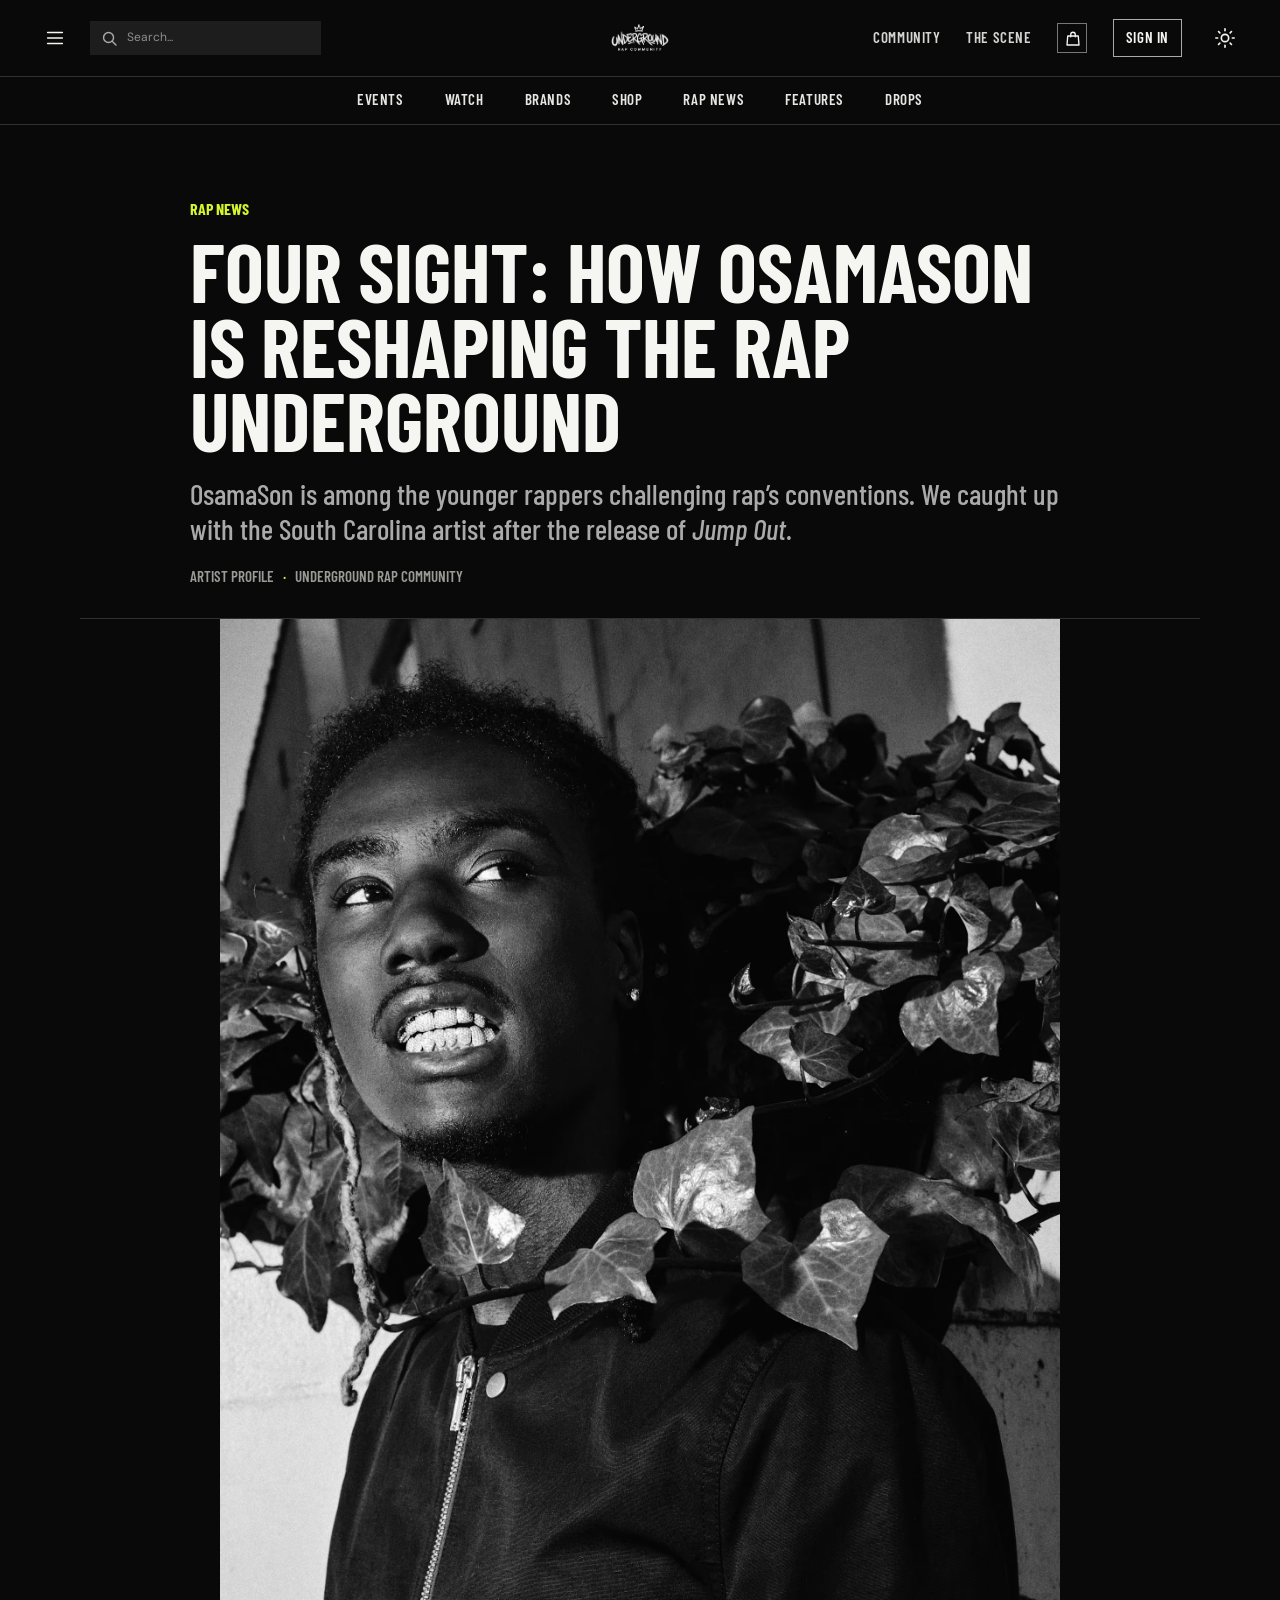
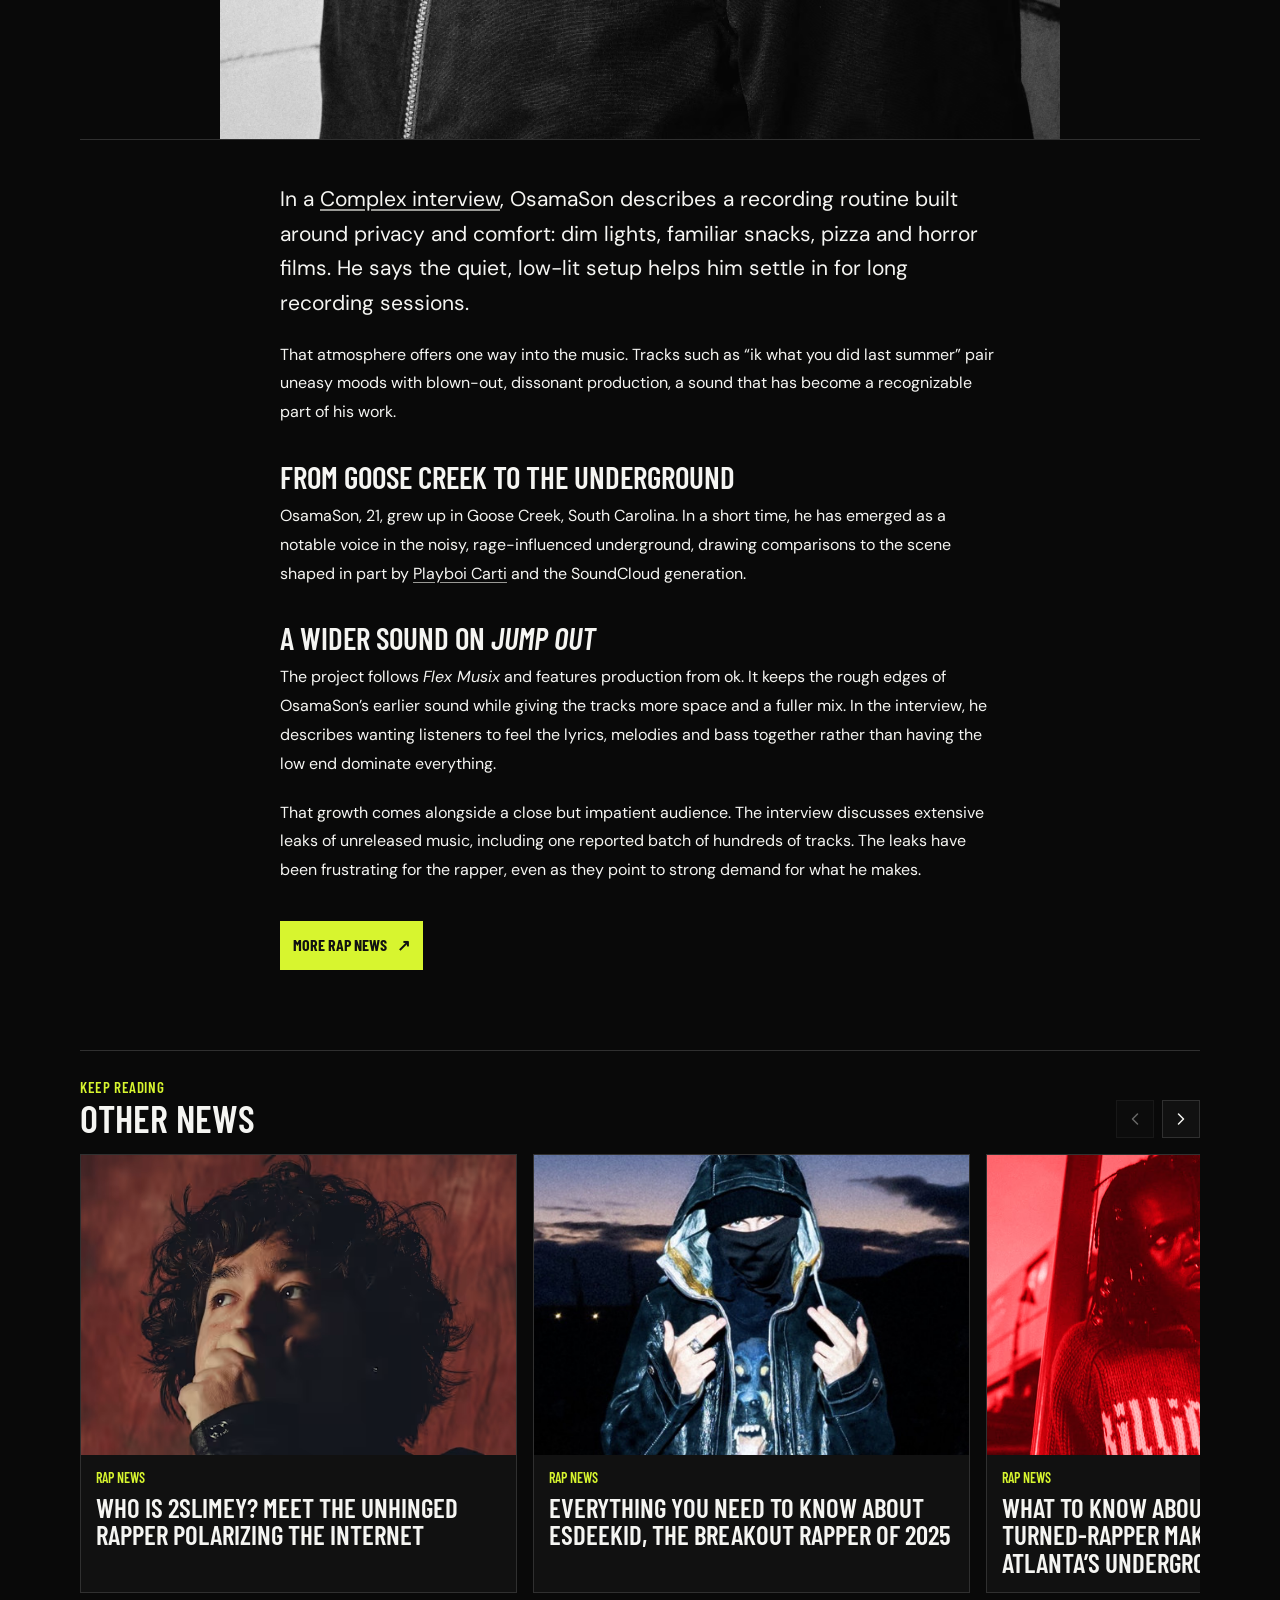
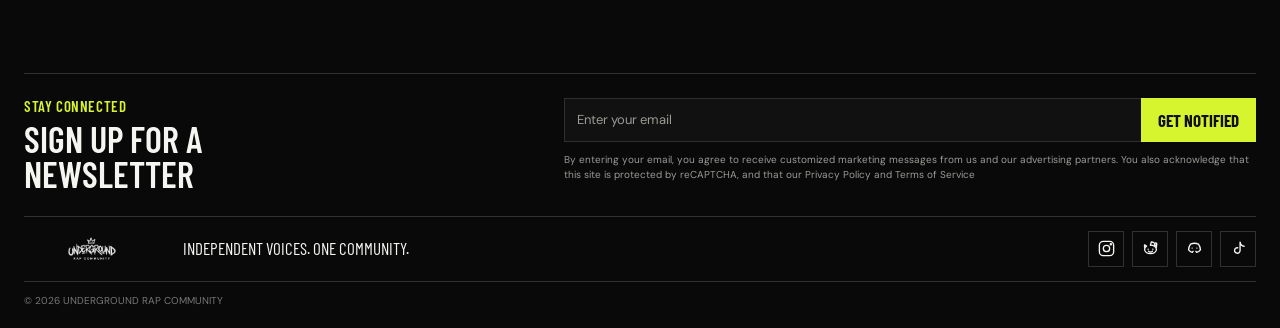
<file: articles/osamason.html>
<!doctype html>
<html lang="en">
<head>
  <meta charset="utf-8">
  <meta name="viewport" content="width=device-width, initial-scale=1">
  <meta name="theme-color" content="#090909">
  <meta name="description" content="Four Sight: an artist profile on OsamaSon and his place in the rap underground.">
  <title>Four Sight: How OsamaSon is Reshaping the Rap Underground | Underground Rap Community</title>
  <link rel="icon" type="image/jpeg" href="../img/logo-bright.jpeg">
  <link rel="preconnect" href="https://fonts.googleapis.com">
  <link rel="preconnect" href="https://fonts.gstatic.com" crossorigin>
  <link href="https://fonts.googleapis.com/css2?family=Barlow+Condensed:wght@400;500;600;700;800&family=DM+Sans:wght@400;500;600;700&display=swap" rel="stylesheet">
  <script>
    try {
      if (localStorage.getItem("urc-theme") === "light") {
        document.documentElement.dataset.theme = "light";
      }
    } catch {}
  </script>
  <link rel="stylesheet" href="../styles.css">
</head>
<body class="article-detail-page">
  <a class="skip-link" href="#article-body">Skip to article</a>
  <header class="site-header">
    <div class="masthead">
      <div class="masthead-tools">
        <button class="icon-button menu-button" id="menu-toggle" type="button" aria-label="Open menu" aria-haspopup="dialog" aria-controls="site-menu" aria-expanded="false">
          <svg viewBox="0 0 24 24" aria-hidden="true"><path d="M4 6h16M4 12h16M4 18h16" /></svg>
        </button>
        <form class="search-form" role="search" action="../index.html#rap-news">
          <button class="search-submit" type="submit" aria-label="Search"><svg viewBox="0 0 24 24" aria-hidden="true"><circle cx="10.8" cy="10.8" r="6.3" /><path d="m16 16 4.2 4.2" /></svg></button>
          <input type="search" name="q" placeholder="Search..." aria-label="Search stories">
        </form>
      </div>
      <a class="brand" href="../index.html#top" aria-label="Underground Rap Community home"><img src="../img/ug%20rap.png" data-dark-logo="../img/ug%20rap.png" data-light-logo="../img/logo-bright.jpeg" alt="Underground Rap Community"></a>
      <div class="masthead-links">
        <a href="../index.html#community">Community</a>
        <a href="../index.html#rap-news">The scene</a>
        <a class="icon-button bag-button" href="../index.html#shop" aria-label="Shop the drop"><svg viewBox="0 0 24 24" aria-hidden="true"><path d="M5 8h14l1 12H4L5 8Z" /><path d="M9 9V6a3 3 0 0 1 6 0v3" /></svg></a>
        <button class="sign-in" id="auth-toggle" type="button" data-auth-toggle>Sign in</button>
        <button class="icon-button theme-toggle" id="theme-toggle" type="button" aria-label="Switch to light theme" aria-pressed="false" title="Switch to light theme">
          <svg class="theme-icon-sun" viewBox="0 0 24 24" aria-hidden="true"><circle cx="12" cy="12" r="4" /><path d="M12 2v2m0 16v2M4.93 4.93l1.42 1.42m11.3 11.3 1.42 1.42M2 12h2m16 0h2M4.93 19.07l1.42-1.42m11.3-11.3 1.42-1.42" /></svg>
          <svg class="theme-icon-moon" viewBox="0 0 24 24" aria-hidden="true"><path d="M20.2 15.4A8.5 8.5 0 0 1 8.6 3.8 8.5 8.5 0 1 0 20.2 15.4Z" /></svg>
        </button>
      </div>
    </div>
    <nav class="main-nav" id="main-nav" aria-label="Main navigation">
      <a href="../index.html#events">Events</a><a href="../index.html#watch">Watch</a><a href="../index.html#brands">Brands</a><a href="../index.html#shop">Shop</a><a href="../index.html#rap-news">Rap news</a><a href="../index.html#features">Features</a><a href="../index.html#drops">Drops</a>
    </nav>
  </header>
  <dialog class="menu-dialog" id="site-menu" aria-labelledby="menu-title">
    <div class="menu-drawer-head">
      <div><span class="eyebrow">Underground Rap Community</span><h2 id="menu-title">Explore</h2></div>
      <button class="icon-button menu-close" id="menu-close" type="button" aria-label="Close menu" autofocus><svg viewBox="0 0 24 24" aria-hidden="true"><path d="m6 6 12 12M18 6 6 18" /></svg></button>
    </div>
    <nav class="drawer-nav" aria-label="Menu">
      <a href="../index.html#events"><span class="drawer-number">01</span><span>Events</span><span aria-hidden="true">↗</span></a>
      <a href="../index.html#watch"><span class="drawer-number">02</span><span>Watch</span><span aria-hidden="true">↗</span></a>
      <a href="../index.html#brands"><span class="drawer-number">03</span><span>Brands</span><span aria-hidden="true">↗</span></a>
      <a href="../index.html#shop"><span class="drawer-number">04</span><span>Shop</span><span aria-hidden="true">↗</span></a>
      <a href="../index.html#rap-news"><span class="drawer-number">05</span><span>Rap News</span><span aria-hidden="true">↗</span></a>
      <a href="../index.html#features"><span class="drawer-number">06</span><span>Features</span><span aria-hidden="true">↗</span></a>
      <a href="../index.html#drops"><span class="drawer-number">07</span><span>Drops</span><span aria-hidden="true">↗</span></a>
    </nav>
    <div class="drawer-bottom"><p>Independent voices. One community.</p><button class="sign-in drawer-sign-in" type="button" data-auth-toggle>Sign in</button></div>
  </dialog>

  <main class="article-main">
    <header class="article-heading">
      <a class="article-category" href="../index.html#rap-news">Rap News</a>
      <h1>Four Sight: How OsamaSon is Reshaping the Rap Underground</h1>
      <h2 class="article-deck article-intro">OsamaSon is among the younger rappers challenging rap’s conventions. We caught up with the South Carolina artist after the release of <em>Jump Out</em>.</h2>
      <p class="article-meta">Artist profile <span aria-hidden="true">·</span> Underground Rap Community</p>
    </header>
    <figure class="article-cover article-cover--portrait">
      <img src="../img/osamason.avif" alt="Portrait of OsamaSon">
    </figure>
    <div class="article-body" id="article-body">
      <article class="article-copy">
        <p class="article-lead">In a <a href="https://www.complex.com/music/a/dimassanfiorenzo/osamason-album-jumpout-interview" target="_blank" rel="noopener noreferrer">Complex interview</a>, OsamaSon describes a recording routine built around privacy and comfort: dim lights, familiar snacks, pizza and horror films. He says the quiet, low-lit setup helps him settle in for long recording sessions.</p>
        <p>That atmosphere offers one way into the music. Tracks such as “ik what you did last summer” pair uneasy moods with blown-out, dissonant production, a sound that has become a recognizable part of his work.</p>
        <h2>From Goose Creek to the underground</h2>
        <p>OsamaSon, 21, grew up in Goose Creek, South Carolina. In a short time, he has emerged as a notable voice in the noisy, rage-influenced underground, drawing comparisons to the scene shaped in part by <a href="https://www.complex.com/music/a/dimassanfiorenzo/playboi-carti-best-albums-ranked" target="_blank" rel="noopener noreferrer">Playboi Carti</a> and the SoundCloud generation.</p>
        <h2>A wider sound on <em>Jump Out</em></h2>
        <p>The project follows <em>Flex Musix</em> and features production from ok. It keeps the rough edges of OsamaSon’s earlier sound while giving the tracks more space and a fuller mix. In the interview, he describes wanting listeners to feel the lyrics, melodies and bass together rather than having the low end dominate everything.</p>
        <p>That growth comes alongside a close but impatient audience. The interview discusses extensive leaks of unreleased music, including one reported batch of hundreds of tracks. The leaks have been frustrating for the rapper, even as they point to strong demand for what he makes.</p>
        <a class="article-more" href="../index.html#rap-news">More Rap News <span aria-hidden="true">↗</span></a>
      </article>
    </div>
  </main>

  <section class="related-news article-main" data-current-article="osamason" aria-labelledby="related-news-title">
    <div class="related-heading">
      <div><span class="eyebrow">Keep reading</span><h2 id="related-news-title">Other News</h2></div>
      <div class="related-controls" aria-label="Browse other articles">
        <button type="button" data-related-direction="previous" aria-label="Previous articles" aria-controls="related-track-osamason" disabled><svg viewBox="0 0 24 24" aria-hidden="true"><path d="m15 18-6-6 6-6" /></svg></button>
        <button type="button" data-related-direction="next" aria-label="Next articles" aria-controls="related-track-osamason"><svg viewBox="0 0 24 24" aria-hidden="true"><path d="m9 18 6-6-6-6" /></svg></button>
      </div>
    </div>
    <div class="related-track" id="related-track-osamason" role="list" aria-label="Other Rap News articles"></div>
  </section>

  <footer class="site-footer" id="community">
    <section class="newsletter" aria-labelledby="newsletter-title">
      <div class="newsletter-copy"><span class="eyebrow">Stay connected</span><h2 id="newsletter-title">Sign up for a newsletter</h2></div>
      <form class="newsletter-form" id="newsletter-form">
        <div class="newsletter-controls">
          <label class="visually-hidden" for="newsletter-email">Enter your email</label>
          <input id="newsletter-email" name="email" type="email" placeholder="Enter your email" autocomplete="email" required>
          <button class="newsletter-submit" type="submit">Get notified</button>
        </div>
        <p class="newsletter-consent">By entering your email, you agree to receive customized marketing messages from us and our advertising partners. You also acknowledge that this site is protected by reCAPTCHA, and that our Privacy Policy and Terms of Service</p>
        <p class="newsletter-status" id="newsletter-status" role="status" aria-live="polite"></p>
      </form>
    </section>
    <a class="footer-brand" href="../index.html#top"><img src="../img/ug%20rap.png" data-dark-logo="../img/ug%20rap.png" data-light-logo="../img/logo-bright.jpeg" alt="Underground Rap Community"></a>
    <p>Independent voices. One community.</p>
    <nav class="social-links" aria-label="Social media">
      <a href="https://www.instagram.com/" aria-label="Instagram"><svg viewBox="0 0 24 24" aria-hidden="true"><rect x="3" y="3" width="18" height="18" rx="5" /><circle cx="12" cy="12" r="4" /><circle cx="17.5" cy="6.5" r=".75" /></svg></a>
      <a href="https://www.reddit.com/" aria-label="Reddit"><svg viewBox="0 0 24 24" aria-hidden="true"><path d="M7 9 4.5 7.5v3M17 9l2.5-1.5v3M7 9c-1.6 1-2.5 2.4-2.5 4 0 3.2 3.4 5.5 7.5 5.5s7.5-2.3 7.5-5.5c0-1.6-.9-3-2.5-4-1.5-.9-3.2-1.3-5-1.3" /><path d="m12 7.7 1-4 3 .7M9 13h.01M15 13h.01M9.5 15.5c1.3 1.1 3.7 1.1 5 0" /><circle cx="18.5" cy="6.5" r="1.5" /></svg></a>
      <a href="https://discord.com/" aria-label="Discord"><svg viewBox="0 0 24 24" aria-hidden="true"><path d="M7 6.5c3.2-1.5 6.8-1.5 10 0 1.5 2.1 2.3 4.6 2.5 7.2-1.4 1.6-3 2.6-4.7 3.2l-1-1.4M10.2 15.5l-1 1.4c-1.7-.6-3.3-1.6-4.7-3.2.2-2.6 1-5.1 2.5-7.2" /><path d="M9 11.5h.01M15 11.5h.01" /></svg></a>
      <a href="https://www.tiktok.com/" aria-label="TikTok"><svg viewBox="0 0 24 24" aria-hidden="true"><path d="M14 4v10.5a3.5 3.5 0 1 1-3-3.46M14 4c.5 3 2.4 4.8 5 5.2" /></svg></a>
    </nav>
    <span class="copyright">© 2026 Underground Rap Community</span>
  </footer>
  <dialog class="auth-dialog" id="auth-dialog" aria-labelledby="auth-title">
    <div class="auth-dialog-head">
      <div><span class="eyebrow">URC account</span><h2 id="auth-title">Welcome back</h2></div>
      <button class="icon-button auth-close" id="auth-close" type="button" aria-label="Close sign-in dialog"><svg viewBox="0 0 24 24" aria-hidden="true"><path d="m6 6 12 12M18 6 6 18" /></svg></button>
    </div>
    <div class="auth-tabs" id="auth-tabs" role="tablist" aria-label="Account access">
      <button class="auth-tab is-active" id="signin-tab" type="button" role="tab" aria-selected="true" aria-controls="auth-form" data-auth-mode="signin">Sign in</button>
      <button class="auth-tab" id="signup-tab" type="button" role="tab" aria-selected="false" aria-controls="auth-form" data-auth-mode="signup">Create account</button>
    </div>
    <form class="auth-form" id="auth-form">
      <label class="auth-field" for="auth-email">Email address<input id="auth-email" name="email" type="email" autocomplete="email" required></label>
      <label class="auth-field" for="auth-password"><span id="password-label">Password</span><input id="auth-password" name="password" type="password" autocomplete="current-password" minlength="8" required></label>
      <button class="auth-forgot" id="auth-forgot" type="button">Forgot password?</button>
      <p class="auth-message" id="auth-message" role="status" aria-live="polite"></p>
      <button class="auth-submit" id="auth-submit" type="submit">Sign in</button>
    </form>
  </dialog>
  <script type="module" src="../related-news.js"></script>
  <script type="module" src="../newsletter.js"></script>
  <script type="module" src="../menu.js"></script>
  <script type="module" src="../auth.js"></script>
  <script>
    const themeToggle = document.querySelector("#theme-toggle");
    const themeMeta = document.querySelector('meta[name="theme-color"]');

    function setTheme(theme) {
      document.documentElement.dataset.theme = theme;
      const isLight = theme === "light";
      const label = isLight ? "Switch to dark theme" : "Switch to light theme";
      themeToggle.setAttribute("aria-pressed", String(isLight));
      themeToggle.setAttribute("aria-label", label);
      themeToggle.title = label;
      themeMeta.setAttribute("content", isLight ? "#f5f5f2" : "#090909");
      document.querySelectorAll("[data-dark-logo][data-light-logo]").forEach((logo) => {
        logo.src = isLight ? logo.dataset.lightLogo : logo.dataset.darkLogo;
      });
    }

    setTheme(document.documentElement.dataset.theme === "light" ? "light" : "dark");
    themeToggle.addEventListener("click", () => {
      const nextTheme = document.documentElement.dataset.theme === "light" ? "dark" : "light";
      setTheme(nextTheme);
      try {
        localStorage.setItem("urc-theme", nextTheme);
      } catch {}
    });
  </script>
</body>
</html>
</file>
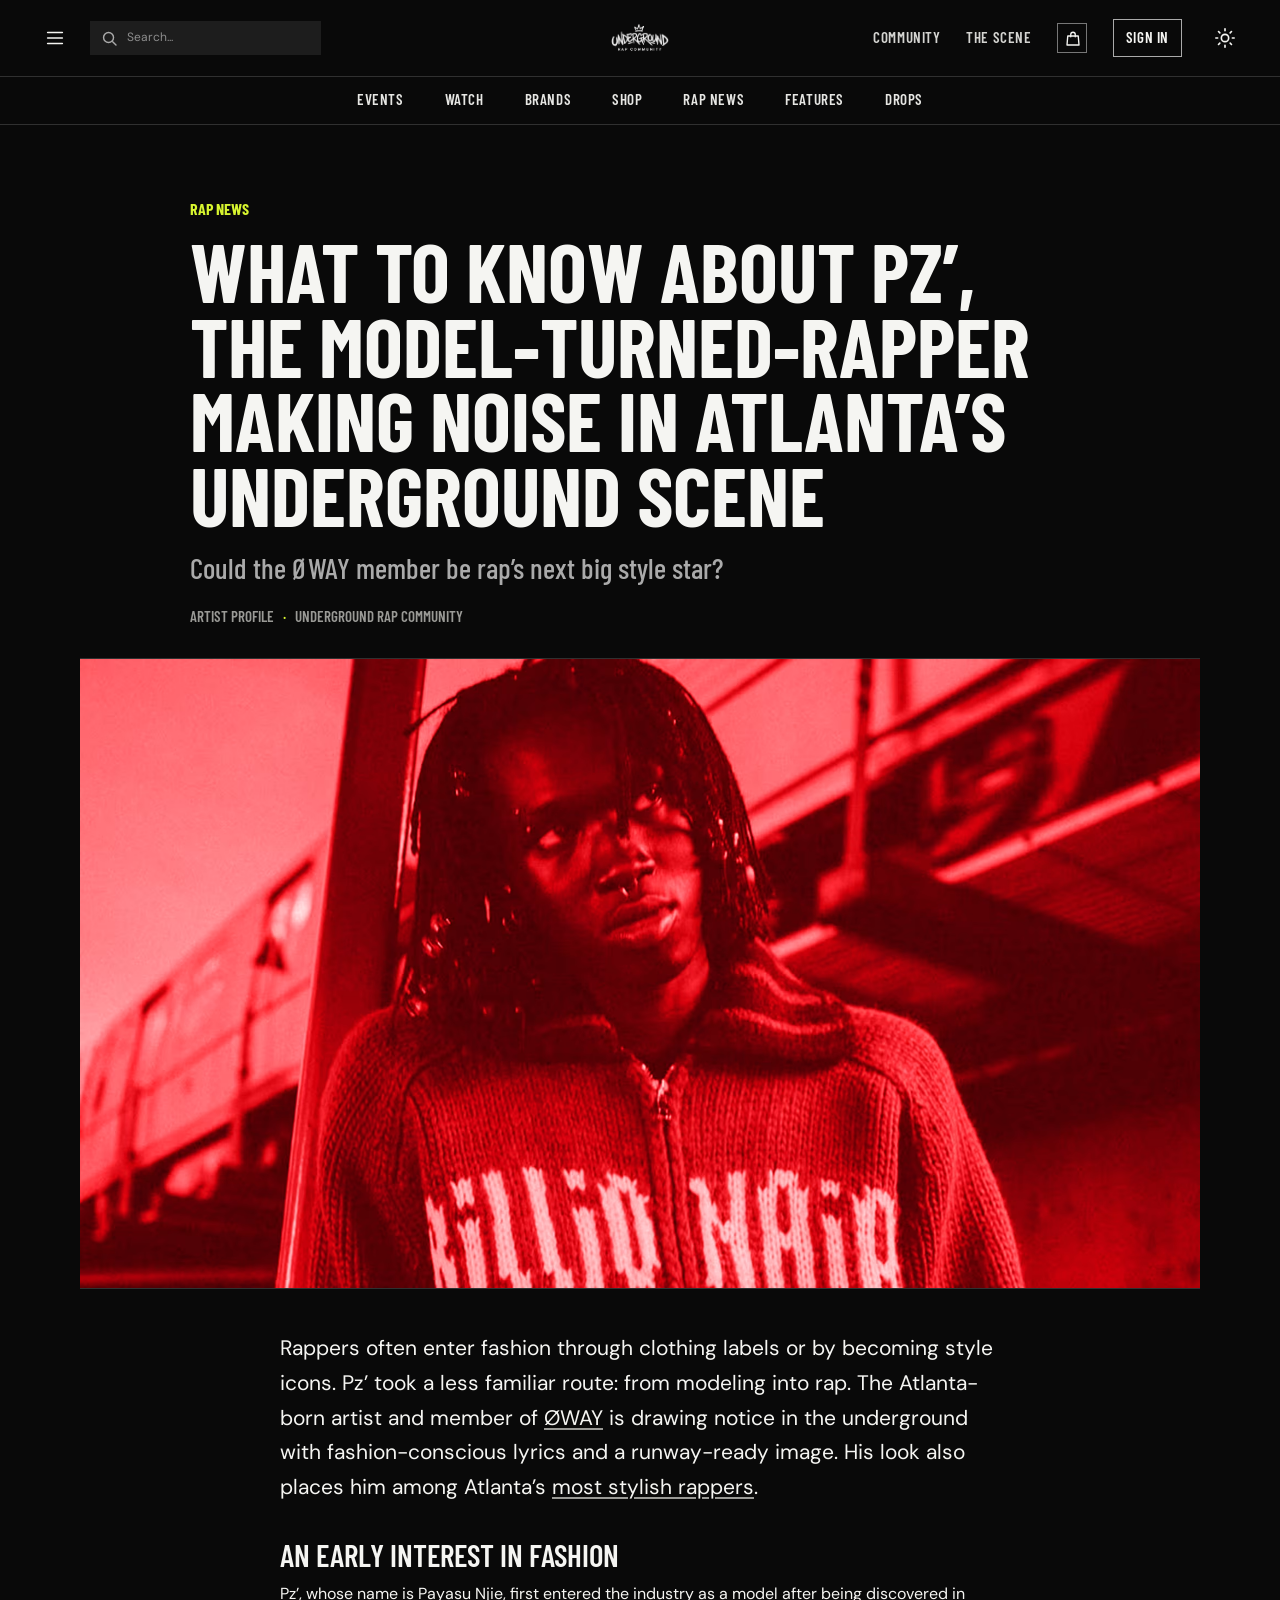
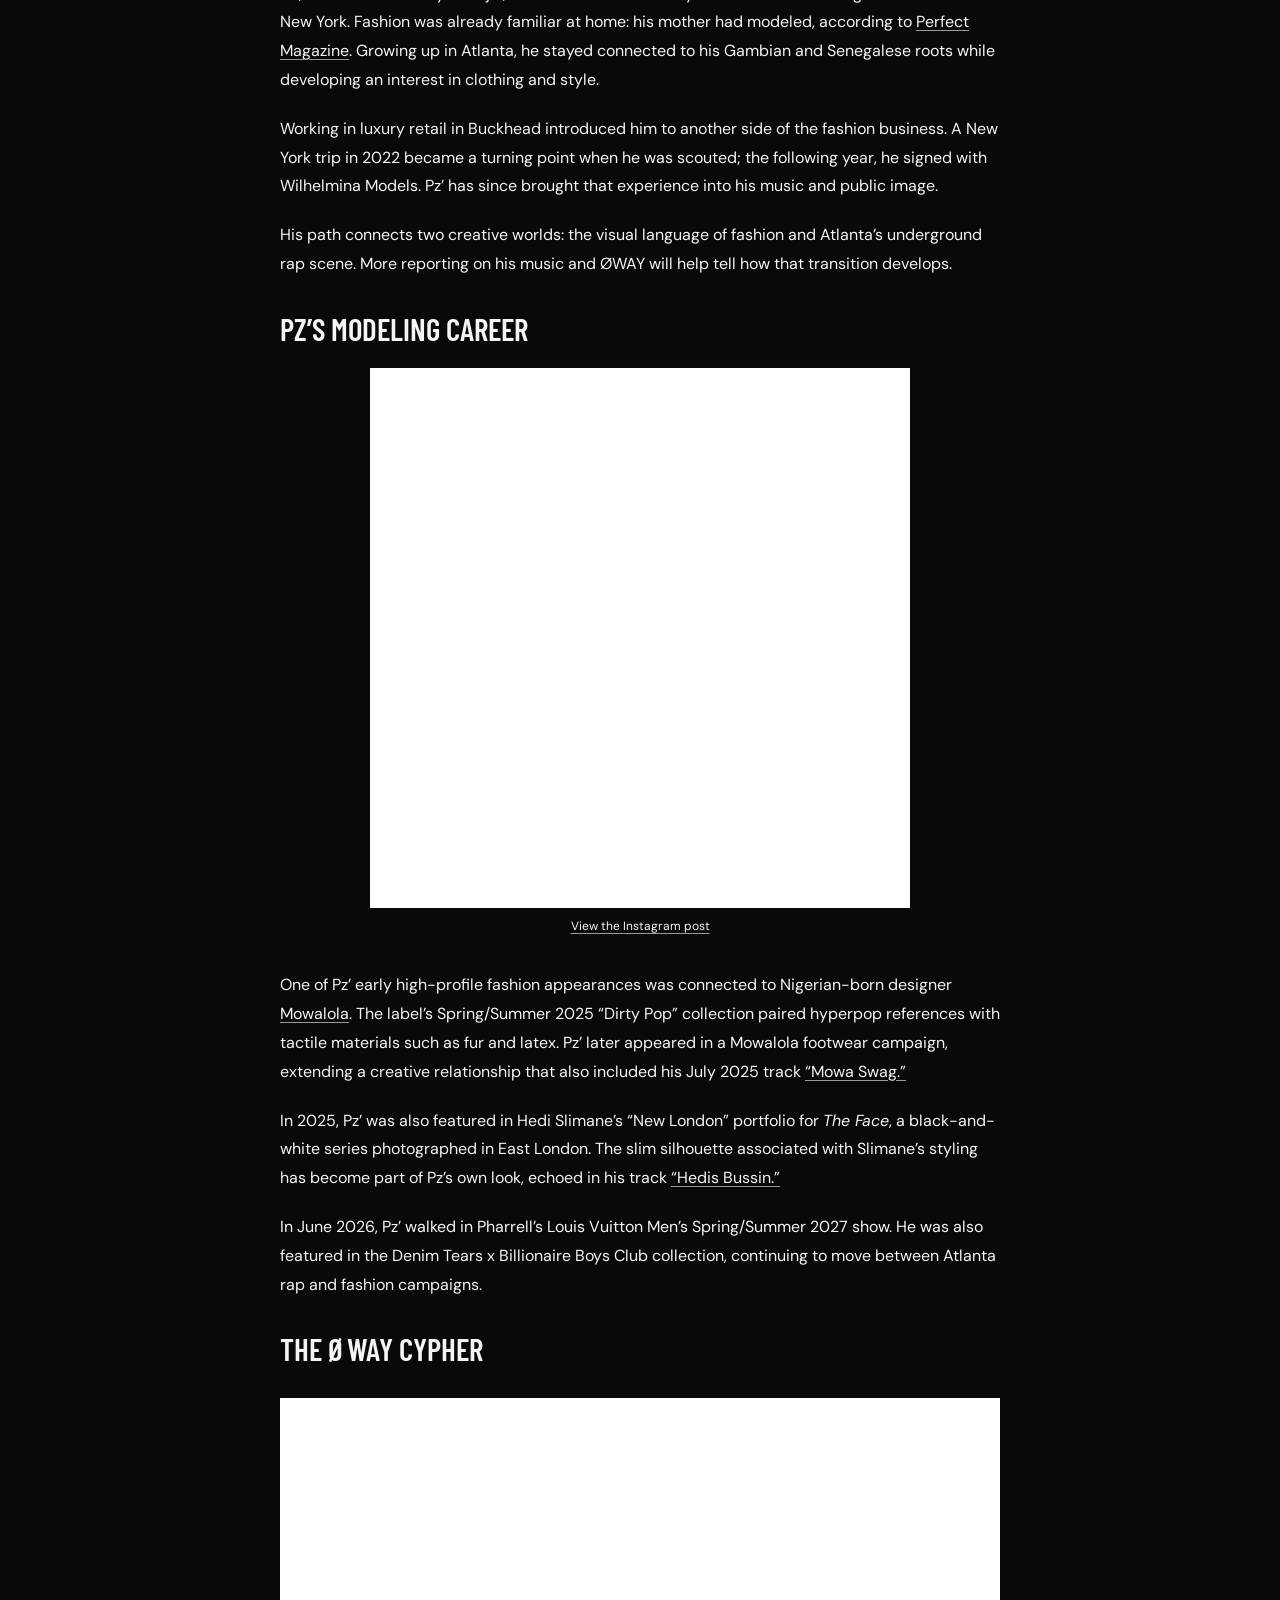
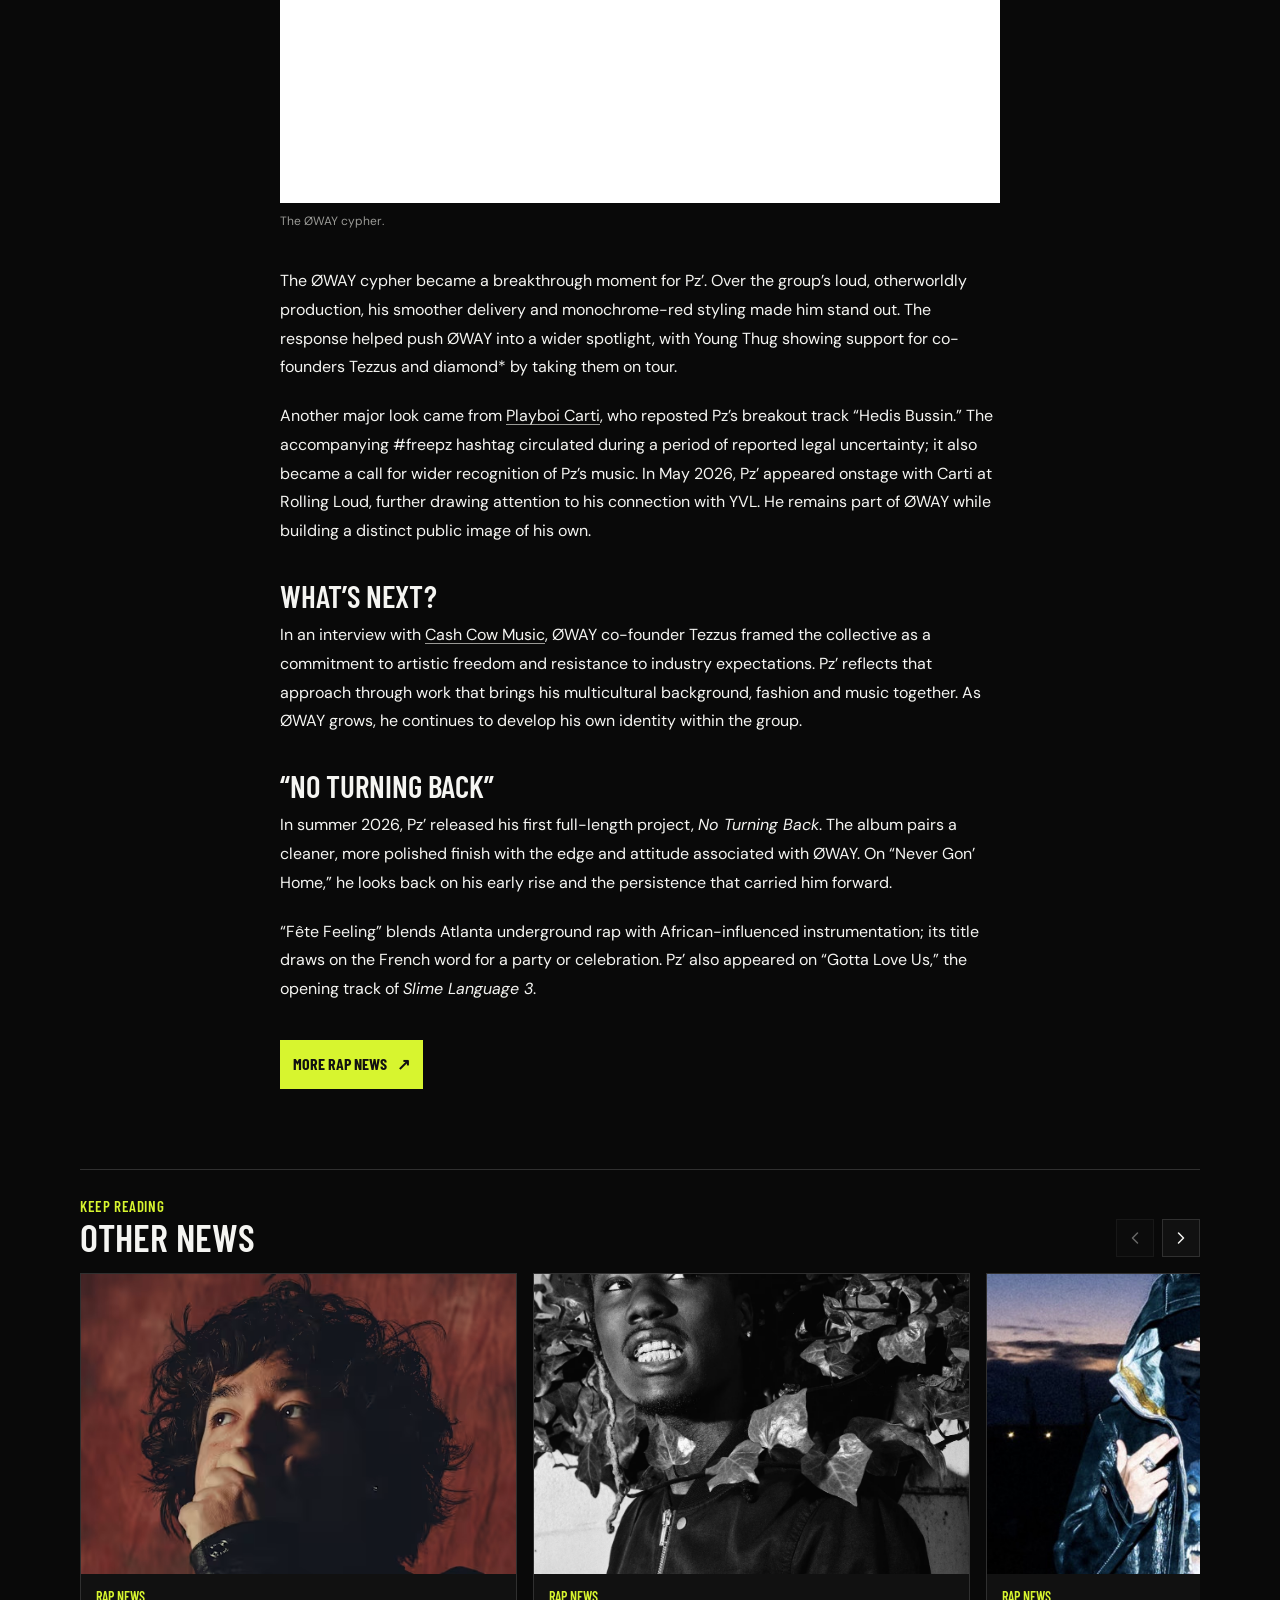
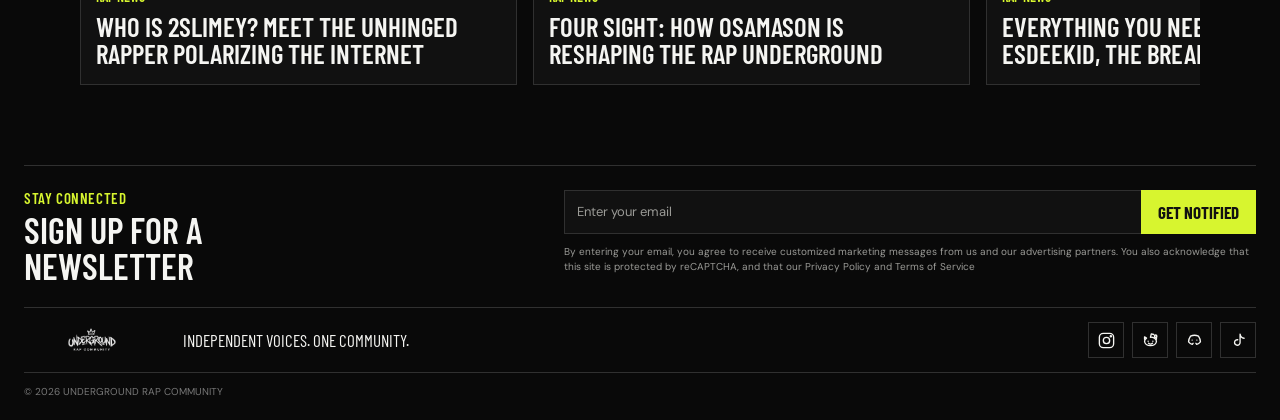
<file: articles/pz.html>
<!doctype html>
<html lang="en">
<head>
  <meta charset="utf-8">
  <meta name="viewport" content="width=device-width, initial-scale=1">
  <meta name="theme-color" content="#090909">
  <meta name="description" content="What to know about Pz’, the model-turned-rapper making noise in Atlanta's underground scene.">
  <title>What to Know About Pz’ | Underground Rap Community</title>
  <link rel="icon" type="image/jpeg" href="../img/logo-bright.jpeg">
  <link rel="preconnect" href="https://fonts.googleapis.com">
  <link rel="preconnect" href="https://fonts.gstatic.com" crossorigin>
  <link href="https://fonts.googleapis.com/css2?family=Barlow+Condensed:wght@400;500;600;700;800&family=DM+Sans:wght@400;500;600;700&display=swap" rel="stylesheet">
  <script>
    try {
      if (localStorage.getItem("urc-theme") === "light") {
        document.documentElement.dataset.theme = "light";
      }
    } catch {}
  </script>
  <link rel="stylesheet" href="../styles.css">
</head>
<body class="article-detail-page">
  <a class="skip-link" href="#article-body">Skip to article</a>
  <header class="site-header">
    <div class="masthead">
      <div class="masthead-tools">
        <button class="icon-button menu-button" id="menu-toggle" type="button" aria-label="Open menu" aria-haspopup="dialog" aria-controls="site-menu" aria-expanded="false"><svg viewBox="0 0 24 24" aria-hidden="true"><path d="M4 6h16M4 12h16M4 18h16" /></svg></button>
        <form class="search-form" role="search" action="../index.html#rap-news">
          <button class="search-submit" type="submit" aria-label="Search"><svg viewBox="0 0 24 24" aria-hidden="true"><circle cx="10.8" cy="10.8" r="6.3" /><path d="m16 16 4.2 4.2" /></svg></button>
          <input type="search" name="q" placeholder="Search..." aria-label="Search stories">
        </form>
      </div>
      <a class="brand" href="../index.html#top" aria-label="Underground Rap Community home"><img src="../img/ug%20rap.png" data-dark-logo="../img/ug%20rap.png" data-light-logo="../img/logo-bright.jpeg" alt="Underground Rap Community"></a>
      <div class="masthead-links">
        <a href="../index.html#community">Community</a>
        <a href="../index.html#rap-news">The scene</a>
        <a class="icon-button bag-button" href="../index.html#shop" aria-label="Shop the drop"><svg viewBox="0 0 24 24" aria-hidden="true"><path d="M5 8h14l1 12H4L5 8Z" /><path d="M9 9V6a3 3 0 0 1 6 0v3" /></svg></a>
        <button class="sign-in" id="auth-toggle" type="button" data-auth-toggle>Sign in</button>
        <button class="icon-button theme-toggle" id="theme-toggle" type="button" aria-label="Switch to light theme" aria-pressed="false" title="Switch to light theme">
          <svg class="theme-icon-sun" viewBox="0 0 24 24" aria-hidden="true"><circle cx="12" cy="12" r="4" /><path d="M12 2v2m0 16v2M4.93 4.93l1.42 1.42m11.3 11.3 1.42 1.42M2 12h2m16 0h2M4.93 19.07l1.42-1.42m11.3-11.3 1.42-1.42" /></svg>
          <svg class="theme-icon-moon" viewBox="0 0 24 24" aria-hidden="true"><path d="M20.2 15.4A8.5 8.5 0 0 1 8.6 3.8 8.5 8.5 0 1 0 20.2 15.4Z" /></svg>
        </button>
      </div>
    </div>
    <nav class="main-nav" id="main-nav" aria-label="Main navigation">
      <a href="../index.html#events">Events</a><a href="../index.html#watch">Watch</a><a href="../index.html#brands">Brands</a><a href="../index.html#shop">Shop</a><a href="../index.html#rap-news">Rap news</a><a href="../index.html#features">Features</a><a href="../index.html#drops">Drops</a>
    </nav>
  </header>
  <dialog class="menu-dialog" id="site-menu" aria-labelledby="menu-title">
    <div class="menu-drawer-head">
      <div><span class="eyebrow">Underground Rap Community</span><h2 id="menu-title">Explore</h2></div>
      <button class="icon-button menu-close" id="menu-close" type="button" aria-label="Close menu" autofocus><svg viewBox="0 0 24 24" aria-hidden="true"><path d="m6 6 12 12M18 6 6 18" /></svg></button>
    </div>
    <nav class="drawer-nav" aria-label="Menu">
      <a href="../index.html#events"><span class="drawer-number">01</span><span>Events</span><span aria-hidden="true">↗</span></a>
      <a href="../index.html#watch"><span class="drawer-number">02</span><span>Watch</span><span aria-hidden="true">↗</span></a>
      <a href="../index.html#brands"><span class="drawer-number">03</span><span>Brands</span><span aria-hidden="true">↗</span></a>
      <a href="../index.html#shop"><span class="drawer-number">04</span><span>Shop</span><span aria-hidden="true">↗</span></a>
      <a href="../index.html#rap-news"><span class="drawer-number">05</span><span>Rap News</span><span aria-hidden="true">↗</span></a>
      <a href="../index.html#features"><span class="drawer-number">06</span><span>Features</span><span aria-hidden="true">↗</span></a>
      <a href="../index.html#drops"><span class="drawer-number">07</span><span>Drops</span><span aria-hidden="true">↗</span></a>
    </nav>
    <div class="drawer-bottom"><p>Independent voices. One community.</p><button class="sign-in drawer-sign-in" type="button" data-auth-toggle>Sign in</button></div>
  </dialog>

  <main class="article-main">
    <header class="article-heading">
      <a class="article-category" href="../index.html#rap-news">Rap News</a>
      <h1>What to Know About Pz’, the Model-Turned-Rapper Making Noise in Atlanta’s Underground Scene</h1>
      <h2 class="article-deck article-intro">Could the ØWAY member be rap’s next big style star?</h2>
      <p class="article-meta">Artist profile <span aria-hidden="true">·</span> Underground Rap Community</p>
    </header>
    <figure class="article-cover">
      <img src="../img/pz.avif" alt="Pz’">
    </figure>
    <div class="article-body" id="article-body">
      <article class="article-copy">
        <p class="article-lead">Rappers often enter fashion through clothing labels or by becoming style icons. Pz’ took a less familiar route: from modeling into rap. The Atlanta-born artist and member of <a href="https://www.complex.com/music/a/antonio-johri/oway-dominating-atl-scene" target="_blank" rel="noopener noreferrer">ØWAY</a> is drawing notice in the underground with fashion-conscious lyrics and a runway-ready image. His look also places him among Atlanta’s <a href="https://www.complex.com/style/a/mike-destefano/the-most-stylish-atlanta-rappers-of-all-time" target="_blank" rel="noopener noreferrer">most stylish rappers</a>.</p>
        <h2>An early interest in fashion</h2>
        <p>Pz’, whose name is Payasu Njie, first entered the industry as a model after being discovered in New York. Fashion was already familiar at home: his mother had modeled, according to <a href="https://www.theperfectmagazine.com/features/for-pz-the-style-is-the-substance" target="_blank" rel="noopener noreferrer">Perfect Magazine</a>. Growing up in Atlanta, he stayed connected to his Gambian and Senegalese roots while developing an interest in clothing and style.</p>
        <p>Working in luxury retail in Buckhead introduced him to another side of the fashion business. A New York trip in 2022 became a turning point when he was scouted; the following year, he signed with Wilhelmina Models. Pz’ has since brought that experience into his music and public image.</p>
        <p>His path connects two creative worlds: the visual language of fashion and Atlanta’s underground rap scene. More reporting on his music and ØWAY will help tell how that transition develops.</p>
        <section class="pz-modeling" aria-labelledby="pz-modeling-title">
          <h2 id="pz-modeling-title">Pz’s Modeling Career</h2>
          <figure class="article-instagram">
            <div class="article-instagram-frame">
              <iframe src="https://www.instagram.com/p/DZ90gLmEbTb/embed/" title="Pz’ walking in the Louis Vuitton Men’s Spring/Summer 2027 show" loading="lazy" referrerpolicy="strict-origin-when-cross-origin" allowfullscreen></iframe>
            </div>
            <figcaption><a href="https://www.instagram.com/p/DZ90gLmEbTb/?utm_source=ig_web_copy_link&amp;knvt=NTc4MTIwNjQ2YQ==" target="_blank" rel="noopener noreferrer">View the Instagram post</a></figcaption>
          </figure>
          <p>One of Pz’ early high-profile fashion appearances was connected to Nigerian-born designer <a href="https://www.complex.com/style/a/lei-takanashi/mowalola-ogunlesi" target="_blank" rel="noopener noreferrer">Mowalola</a>. The label’s Spring/Summer 2025 “Dirty Pop” collection paired hyperpop references with tactile materials such as fur and latex. Pz’ later appeared in a Mowalola footwear campaign, extending a creative relationship that also included his July 2025 track <a href="https://www.youtube.com/watch?v=mn4_B1YqOjU" target="_blank" rel="noopener noreferrer">“Mowa Swag.”</a></p>
          <p>In 2025, Pz’ was also featured in Hedi Slimane’s “New London” portfolio for <em>The Face</em>, a black-and-white series photographed in East London. The slim silhouette associated with Slimane’s styling has become part of Pz’s own look, echoed in his track <a href="https://www.youtube.com/watch?v=wjxkw4pGyNU" target="_blank" rel="noopener noreferrer">“Hedis Bussin.”</a></p>
          <p>In June 2026, Pz’ walked in Pharrell’s Louis Vuitton Men’s Spring/Summer 2027 show. He was also featured in the Denim Tears x Billionaire Boys Club collection, continuing to move between Atlanta rap and fashion campaigns.</p>
        </section>
        <section class="pz-cypher" aria-labelledby="pz-cypher-title">
          <h2 id="pz-cypher-title">The ØWAY Cypher</h2>
          <figure class="article-video">
            <div class="article-video-frame">
              <iframe src="https://www.youtube.com/embed/LpGrjHUFCNk" title="The ØWAY cypher" loading="lazy" referrerpolicy="strict-origin-when-cross-origin" allow="accelerometer; autoplay; clipboard-write; encrypted-media; gyroscope; picture-in-picture; web-share" allowfullscreen></iframe>
            </div>
            <figcaption>The ØWAY cypher.</figcaption>
          </figure>
          <p>The ØWAY cypher became a breakthrough moment for Pz’. Over the group’s loud, otherworldly production, his smoother delivery and monochrome-red styling made him stand out. The response helped push ØWAY into a wider spotlight, with Young Thug showing support for co-founders Tezzus and diamond* by taking them on tour.</p>
          <p>Another major look came from <a href="https://www.complex.com/music/a/antonio-johri/playboi-carti-best-songs-ranked" target="_blank" rel="noopener noreferrer">Playboi Carti</a>, who reposted Pz’s breakout track “Hedis Bussin.” The accompanying #freepz hashtag circulated during a period of reported legal uncertainty; it also became a call for wider recognition of Pz’s music. In May 2026, Pz’ appeared onstage with Carti at Rolling Loud, further drawing attention to his connection with YVL. He remains part of ØWAY while building a distinct public image of his own.</p>
        </section>
        <h2>What’s Next?</h2>
        <p>In an interview with <a href="https://www.instagram.com/reels/Dc6xQIoBMSy/" target="_blank" rel="noopener noreferrer">Cash Cow Music</a>, ØWAY co-founder Tezzus framed the collective as a commitment to artistic freedom and resistance to industry expectations. Pz’ reflects that approach through work that brings his multicultural background, fashion and music together. As ØWAY grows, he continues to develop his own identity within the group.</p>
        <h2>“No Turning Back”</h2>
        <p>In summer 2026, Pz’ released his first full-length project, <em>No Turning Back</em>. The album pairs a cleaner, more polished finish with the edge and attitude associated with ØWAY. On “Never Gon’ Home,” he looks back on his early rise and the persistence that carried him forward.</p>
        <p>“Fête Feeling” blends Atlanta underground rap with African-influenced instrumentation; its title draws on the French word for a party or celebration. Pz’ also appeared on “Gotta Love Us,” the opening track of <em>Slime Language 3</em>.</p>
        <a class="article-more" href="../index.html#rap-news">More Rap News <span aria-hidden="true">↗</span></a>
      </article>
    </div>
  </main>

  <section class="related-news article-main" data-current-article="pz" aria-labelledby="related-news-title">
    <div class="related-heading">
      <div><span class="eyebrow">Keep reading</span><h2 id="related-news-title">Other News</h2></div>
      <div class="related-controls" aria-label="Browse other articles">
        <button type="button" data-related-direction="previous" aria-label="Previous articles" aria-controls="related-track-pz" disabled><svg viewBox="0 0 24 24" aria-hidden="true"><path d="m15 18-6-6 6-6" /></svg></button>
        <button type="button" data-related-direction="next" aria-label="Next articles" aria-controls="related-track-pz"><svg viewBox="0 0 24 24" aria-hidden="true"><path d="m9 18 6-6-6-6" /></svg></button>
      </div>
    </div>
    <div class="related-track" id="related-track-pz" role="list" aria-label="Other Rap News articles"></div>
  </section>

  <footer class="site-footer" id="community">
    <section class="newsletter" aria-labelledby="newsletter-title">
      <div class="newsletter-copy"><span class="eyebrow">Stay connected</span><h2 id="newsletter-title">Sign up for a newsletter</h2></div>
      <form class="newsletter-form" id="newsletter-form">
        <div class="newsletter-controls">
          <label class="visually-hidden" for="newsletter-email">Enter your email</label>
          <input id="newsletter-email" name="email" type="email" placeholder="Enter your email" autocomplete="email" required>
          <button class="newsletter-submit" type="submit">Get notified</button>
        </div>
        <p class="newsletter-consent">By entering your email, you agree to receive customized marketing messages from us and our advertising partners. You also acknowledge that this site is protected by reCAPTCHA, and that our Privacy Policy and Terms of Service</p>
        <p class="newsletter-status" id="newsletter-status" role="status" aria-live="polite"></p>
      </form>
    </section>
    <a class="footer-brand" href="../index.html#top"><img src="../img/ug%20rap.png" data-dark-logo="../img/ug%20rap.png" data-light-logo="../img/logo-bright.jpeg" alt="Underground Rap Community"></a>
    <p>Independent voices. One community.</p>
    <nav class="social-links" aria-label="Social media">
      <a href="https://www.instagram.com/" aria-label="Instagram"><svg viewBox="0 0 24 24" aria-hidden="true"><rect x="3" y="3" width="18" height="18" rx="5" /><circle cx="12" cy="12" r="4" /><circle cx="17.5" cy="6.5" r=".75" /></svg></a>
      <a href="https://www.reddit.com/" aria-label="Reddit"><svg viewBox="0 0 24 24" aria-hidden="true"><path d="M7 9 4.5 7.5v3M17 9l2.5-1.5v3M7 9c-1.6 1-2.5 2.4-2.5 4 0 3.2 3.4 5.5 7.5 5.5s7.5-2.3 7.5-5.5c0-1.6-.9-3-2.5-4-1.5-.9-3.2-1.3-5-1.3" /><path d="m12 7.7 1-4 3 .7M9 13h.01M15 13h.01M9.5 15.5c1.3 1.1 3.7 1.1 5 0" /><circle cx="18.5" cy="6.5" r="1.5" /></svg></a>
      <a href="https://discord.com/" aria-label="Discord"><svg viewBox="0 0 24 24" aria-hidden="true"><path d="M7 6.5c3.2-1.5 6.8-1.5 10 0 1.5 2.1 2.3 4.6 2.5 7.2-1.4 1.6-3 2.6-4.7 3.2l-1-1.4M10.2 15.5l-1 1.4c-1.7-.6-3.3-1.6-4.7-3.2.2-2.6 1-5.1 2.5-7.2" /><path d="M9 11.5h.01M15 11.5h.01" /></svg></a>
      <a href="https://www.tiktok.com/" aria-label="TikTok"><svg viewBox="0 0 24 24" aria-hidden="true"><path d="M14 4v10.5a3.5 3.5 0 1 1-3-3.46M14 4c.5 3 2.4 4.8 5 5.2" /></svg></a>
    </nav>
    <span class="copyright">© 2026 Underground Rap Community</span>
  </footer>
  <dialog class="auth-dialog" id="auth-dialog" aria-labelledby="auth-title">
    <div class="auth-dialog-head">
      <div><span class="eyebrow">URC account</span><h2 id="auth-title">Welcome back</h2></div>
      <button class="icon-button auth-close" id="auth-close" type="button" aria-label="Close sign-in dialog"><svg viewBox="0 0 24 24" aria-hidden="true"><path d="m6 6 12 12M18 6 6 18" /></svg></button>
    </div>
    <div class="auth-tabs" id="auth-tabs" role="tablist" aria-label="Account access">
      <button class="auth-tab is-active" id="signin-tab" type="button" role="tab" aria-selected="true" aria-controls="auth-form" data-auth-mode="signin">Sign in</button>
      <button class="auth-tab" id="signup-tab" type="button" role="tab" aria-selected="false" aria-controls="auth-form" data-auth-mode="signup">Create account</button>
    </div>
    <form class="auth-form" id="auth-form">
      <label class="auth-field" for="auth-email">Email address<input id="auth-email" name="email" type="email" autocomplete="email" required></label>
      <label class="auth-field" for="auth-password"><span id="password-label">Password</span><input id="auth-password" name="password" type="password" autocomplete="current-password" minlength="8" required></label>
      <button class="auth-forgot" id="auth-forgot" type="button">Forgot password?</button>
      <p class="auth-message" id="auth-message" role="status" aria-live="polite"></p>
      <button class="auth-submit" id="auth-submit" type="submit">Sign in</button>
    </form>
  </dialog>
  <script type="module" src="../related-news.js"></script>
  <script type="module" src="../newsletter.js"></script>
  <script type="module" src="../menu.js"></script>
  <script type="module" src="../auth.js"></script>
  <script>
    const themeToggle = document.querySelector("#theme-toggle");
    const themeMeta = document.querySelector('meta[name="theme-color"]');

    function setTheme(theme) {
      document.documentElement.dataset.theme = theme;
      const isLight = theme === "light";
      const label = isLight ? "Switch to dark theme" : "Switch to light theme";
      themeToggle.setAttribute("aria-pressed", String(isLight));
      themeToggle.setAttribute("aria-label", label);
      themeToggle.title = label;
      themeMeta.setAttribute("content", isLight ? "#f5f5f2" : "#090909");
      document.querySelectorAll("[data-dark-logo][data-light-logo]").forEach((logo) => {
        logo.src = isLight ? logo.dataset.lightLogo : logo.dataset.darkLogo;
      });
    }

    setTheme(document.documentElement.dataset.theme === "light" ? "light" : "dark");
    themeToggle.addEventListener("click", () => {
      const nextTheme = document.documentElement.dataset.theme === "light" ? "dark" : "light";
      setTheme(nextTheme);
      try {
        localStorage.setItem("urc-theme", nextTheme);
      } catch {}
    });
  </script>
</body>
</html>
</file>
<file: styles.css>
:root {
  color-scheme: dark;
  --ink: #090909;
  --panel: #111111;
  --line: #303030;
  --paper: #f5f5f2;
  --muted: #9a9a96;
  --acid: #d7f52f;
  --display: "Barlow Condensed", Impact, "Arial Narrow", sans-serif;
  --body: "DM Sans", Arial, sans-serif;
}

* { box-sizing: border-box; }
html { scroll-behavior: smooth; }
body {
  margin: 0;
  background: var(--ink);
  color: var(--paper);
  font-family: var(--body);
  line-height: 1.45;
}
a { color: inherit; text-decoration: none; }
img { display: block; max-width: 100%; }
button, input { font: inherit; }
button, a, summary { -webkit-tap-highlight-color: transparent; }
:focus-visible { outline: 2px solid var(--acid); outline-offset: 4px; }

.skip-link {
  position: absolute;
  z-index: 20;
  top: 8px;
  left: 8px;
  padding: 10px 14px;
  transform: translateY(-150%);
  background: var(--acid);
  color: var(--ink);
  font-weight: 700;
}
.skip-link:focus { transform: translateY(0); }

.site-header { border-bottom: 1px solid var(--line); }
.masthead {
  position: relative;
  display: grid;
  grid-template-columns: minmax(0, 1fr) auto minmax(0, 1fr);
  align-items: center;
  min-height: 76px;
  padding: 10px clamp(18px, 3vw, 46px);
  border-bottom: 1px solid var(--line);
}
.masthead-tools, .masthead-links { display: flex; align-items: center; gap: 18px; }
.masthead-links { justify-content: flex-end; gap: clamp(12px, 2vw, 28px); }
.masthead-links > a:not(.icon-button), .main-nav a, .sign-in {
  font-family: var(--display);
  font-size: 15px;
  font-weight: 600;
  letter-spacing: .04em;
  text-transform: uppercase;
}
.masthead-links > a:not(.icon-button) { color: #d4d4d1; }
.masthead-links > a:not(.icon-button):hover, .main-nav a:hover { color: var(--acid); }
.brand { display: grid; width: clamp(150px, 17vw, 205px); height: 56px; place-items: center; }
.brand img { display: block; width: 100%; height: 48px; object-fit: contain; object-position: center; }
.icon-button {
  display: inline-grid;
  place-items: center;
  width: 34px;
  height: 34px;
  padding: 6px;
  border: 0;
  background: transparent;
  color: var(--paper);
  cursor: pointer;
}
.icon-button svg, .search-submit svg { width: 100%; height: 100%; fill: none; stroke: currentColor; stroke-width: 1.8; stroke-linecap: round; stroke-linejoin: round; }
.menu-dialog {
  position: fixed;
  inset: 0 auto 0 0;
  display: none;
  flex-direction: column;
  width: min(390px, 90vw);
  height: 100vh;
  height: 100dvh;
  max-width: none;
  max-height: none;
  margin: 0;
  padding: 0;
  border: 0;
  border-right: 1px solid var(--line);
  background: var(--ink);
  color: var(--paper);
  box-shadow: 18px 0 60px #0006;
}
.menu-dialog[open] { display: flex; }
.menu-dialog::backdrop { background: #000a; backdrop-filter: blur(2px); }
.menu-drawer-head { display: flex; align-items: flex-start; justify-content: space-between; gap: 16px; padding: calc(20px + env(safe-area-inset-top, 0px)) 24px 18px; border-bottom: 1px solid var(--line); }
.menu-drawer-head .eyebrow { max-width: 22ch; font-size: 13px; }
.menu-drawer-head h2 { margin: 0; font-family: var(--display); font-size: 36px; font-weight: 600; line-height: 1; text-transform: uppercase; }
.menu-close { flex: 0 0 34px; }
.drawer-nav { display: grid; align-content: start; flex: 1; overflow-y: auto; padding: 8px 24px; }
.drawer-nav a { display: grid; grid-template-columns: 38px minmax(0, 1fr) auto; align-items: center; gap: 8px; min-height: 58px; border-bottom: 1px solid var(--line); font-family: var(--display); font-size: 25px; font-weight: 600; line-height: 1; text-transform: uppercase; }
.drawer-nav a:hover { color: var(--acid); }
.drawer-nav a > span:last-child { color: var(--muted); font-family: var(--body); font-size: 15px; }
.drawer-number { color: var(--acid); font-family: var(--body); font-size: 11px; font-weight: 600; }
.drawer-bottom { padding: 18px 24px calc(20px + env(safe-area-inset-bottom, 0px)); border-top: 1px solid var(--line); }
.drawer-bottom p { margin: 0 0 12px; color: var(--muted); font-size: 12px; }
.drawer-sign-in { display: flex; width: 100%; justify-content: center; min-height: 44px; border-color: var(--acid); background: var(--acid); color: #111; }
.drawer-sign-in:hover { border-color: var(--acid); background: transparent; color: var(--acid); }
.search-form {
  display: flex;
  align-items: center;
  width: clamp(130px, 18vw, 240px);
  height: 34px;
  padding: 0 10px;
  background: #1d1d1d;
}
.search-submit { display: grid; flex: 0 0 19px; place-items: center; width: 19px; height: 19px; padding: 0; border: 0; background: none; color: #aaa; cursor: pointer; }
.search-form input { width: 100%; min-width: 0; padding: 0 0 0 8px; border: 0; outline: 0; background: transparent; color: var(--paper); font-size: 12px; }
.search-form input::placeholder { color: #8d8d8d; }
.bag-button { border: 1px solid #777; width: 30px; height: 30px; }
.bag-button svg { width: 18px; height: 18px; }
.sign-in { padding: 7px 12px; border: 1px solid #aaa; }
button.sign-in { background: transparent; color: var(--paper); cursor: pointer; }
.sign-in:hover { border-color: var(--acid); color: var(--acid); }
.theme-toggle:hover { color: var(--acid); }
.theme-icon-moon { display: none; }
html[data-theme="light"] .theme-icon-sun { display: none; }
html[data-theme="light"] .theme-icon-moon { display: block; }
.main-nav { display: flex; min-height: 43px; align-items: center; justify-content: center; gap: clamp(22px, 3.2vw, 48px); padding: 8px 16px; overflow-x: auto; scrollbar-width: none; }
.main-nav::-webkit-scrollbar { display: none; }
.main-nav a { position: relative; flex: 0 0 auto; padding: 4px 0 5px; color: #e6e6e3; }
.main-nav a::after { position: absolute; right: 0; bottom: 0; left: 0; height: 2px; transform: scaleX(0); transform-origin: left; background: var(--paper); content: ""; transition: transform .2s ease; }
.main-nav a:hover::after, .main-nav a:focus-visible::after { transform: scaleX(1); }

.page-shell { width: min(100% - 48px, 1500px); margin: 0 auto; }
.lead-grid { display: grid; grid-template-columns: minmax(0, 1.16fr) minmax(300px, .94fr) minmax(220px, .68fr); border-left: 1px solid var(--line); }
.lead-story { position: relative; display: flex; min-height: 440px; flex-direction: column; justify-content: space-between; overflow: hidden; border-right: 1px solid var(--line); border-bottom: 1px solid var(--line); isolation: isolate; }
.lead-image, .lead-shade { position: absolute; z-index: -1; inset: 0; width: 100%; height: 100%; }
.lead-image { object-fit: cover; transition: transform .6s ease; }
.lead-story:hover .lead-image { transform: scale(1.035); }
.lead-shade { background: linear-gradient(180deg, #0003 0%, #0000 30%, #0007 53%, #000e 100%); }
.category-tag { display: inline-block; align-self: flex-start; margin: 16px; padding: 4px 9px 3px; background: var(--acid); color: #0a0a0a; font-family: var(--display); font-size: 15px; font-weight: 700; line-height: 1; text-transform: uppercase; }
.lead-copy { padding: 0 clamp(20px, 3vw, 42px) 25px; }
.eyebrow { display: block; margin: 0 0 6px; color: var(--acid); font-family: var(--display); font-size: 15px; font-weight: 600; letter-spacing: .04em; line-height: 1.1; text-transform: uppercase; }
.lead-copy h1 { max-width: 660px; margin: 0; color: #fff; font-family: var(--display); font-size: clamp(40px, 4.5vw, 62px); font-weight: 700; line-height: .91; text-shadow: 0 1px 3px #0009; text-transform: uppercase; }
.lead-copy h1 a { color: inherit; }
.lead-copy h1 a:hover { text-decoration: underline; text-decoration-color: var(--acid); text-decoration-thickness: 3px; text-underline-offset: 5px; }
.lead-meta { display: flex; align-items: center; justify-content: space-between; gap: 12px; margin-top: 20px; padding-top: 12px; border-top: 1px solid #ffffff80; color: #deded9; font-family: var(--display); font-size: 15px; text-transform: uppercase; }
.text-link { padding: 7px 10px; background: var(--acid); color: #111; font-weight: 700; white-space: nowrap; }
.events-panel { display: flex; flex-direction: column; border-right: 1px solid var(--line); border-bottom: 1px solid var(--line); }
.section-heading { padding: 20px 20px 15px; border-bottom: 1px solid var(--line); }
.section-heading h2 { margin: 0; font-family: var(--display); font-size: clamp(27px, 2.6vw, 36px); font-weight: 600; line-height: 1; text-transform: uppercase; }
.compact-heading { padding: 20px 20px 18px; }
.compact-heading .eyebrow { margin-bottom: 4px; }
.event-item { padding: 20px; border-bottom: 1px solid var(--line); }
.event-item-featured { display: grid; grid-template-columns: 80px minmax(0, 1fr); align-items: start; gap: 14px; }
.event-image { display: block; width: 80px; aspect-ratio: 1; object-fit: cover; }
.event-copy { min-width: 0; }
.event-date { display: flex; justify-content: space-between; gap: 10px; margin: 0 0 10px; color: #b7b7b2; font-family: var(--display); font-size: 15px; text-transform: uppercase; }
.event-date span { color: var(--acid); }
.event-item h3 { margin: 0 0 8px; font-family: var(--display); font-size: clamp(25px, 2.5vw, 34px); font-weight: 600; line-height: .98; text-transform: uppercase; }
.event-item-featured h3 { font-size: clamp(21px, 2.2vw, 28px); }
.event-detail { max-width: 38ch; margin: 0 0 12px; color: #aaa; font-size: 12px; }
.event-link, .all-events { display: inline-flex; align-items: center; gap: 8px; font-family: var(--display); font-size: 15px; font-weight: 600; text-transform: uppercase; }
.event-link:hover, .all-events:hover { color: var(--acid); }
.all-events { justify-content: space-between; margin-top: auto; padding: 14px 20px; }
.side-stories { display: flex; min-width: 0; flex-direction: column; border-right: 1px solid var(--line); border-bottom: 1px solid var(--line); }
.side-story { padding: 16px; border-bottom: 1px solid var(--line); }
.side-image-link { position: relative; display: block; height: 142px; overflow: hidden; }
.side-image-link img { width: 100%; height: 100%; object-fit: cover; }
.image-label { position: absolute; top: 0; left: 0; padding: 4px 7px; background: var(--paper); color: #111; font-family: var(--display); font-size: 13px; font-weight: 600; text-transform: uppercase; }
.side-story h2 { margin: 14px 0 9px; font-family: var(--display); font-size: clamp(23px, 2.1vw, 30px); font-weight: 600; line-height: 1; text-transform: uppercase; }
.side-story h2 a:hover, .feature-copy h3 a:hover, .story-row h3 a:hover, .brand-card h3 a:hover { color: var(--acid); }
.story-meta { margin: 0; color: var(--muted); font-size: 10px; text-transform: uppercase; }
.story-meta span { padding: 0 4px; color: var(--acid); }
.side-story-small { margin-top: auto; border-bottom: 0; }
.category-text { display: block; margin-bottom: 5px; color: var(--acid); font-family: var(--display); font-size: 14px; font-weight: 600; text-transform: uppercase; }
.side-story-small h2 { margin-top: 7px; }
.che-side-link { display: block; }
.che-side-image { position: relative; display: block; height: 142px; overflow: hidden; border: 1px solid transparent; transition: border-color .2s ease; }
.che-side-image img { width: 100%; height: 100%; object-fit: cover; transition: transform .3s ease, filter .3s ease; }
.che-side-link h2 { transition: color .2s ease; }
.che-side-link:hover .che-side-image, .che-side-link:focus-visible .che-side-image { border-color: var(--acid); }
.che-side-link:hover .che-side-image img, .che-side-link:focus-visible .che-side-image img { transform: scale(1.035); }
.che-side-link:hover h2, .che-side-link:focus-visible h2 { color: var(--acid); text-decoration: underline; text-decoration-thickness: 2px; text-underline-offset: 4px; }

.latest-section, .watch-section, .brands-section, .shop-section { padding-top: 28px; border-bottom: 1px solid var(--line); }
.section-heading-row { display: flex; align-items: flex-end; justify-content: space-between; gap: 22px; padding: 0 0 14px; }
.section-heading-row .eyebrow { margin-bottom: 4px; }
.section-heading-row h2 { font-size: clamp(31px, 3.2vw, 42px); }
.section-link { flex: 0 0 auto; padding-bottom: 3px; color: var(--acid); font-family: var(--display); font-size: 15px; font-weight: 600; text-transform: uppercase; }
.latest-grid { display: grid; grid-template-columns: minmax(0, 1.2fr) minmax(300px, .8fr); gap: 24px; padding: 18px 0 25px; border-top: 1px solid var(--line); }
.feature-card { min-width: 0; }
.feature-image { position: relative; display: block; height: clamp(240px, 27vw, 360px); overflow: hidden; background: var(--panel); }
.feature-image img { width: 100%; height: 100%; object-fit: cover; }
.feature-image .category-tag { position: absolute; top: 0; left: 0; margin: 14px; }
.feature-copy { padding-top: 13px; }
.feature-copy h3 { max-width: 680px; margin: 5px 0 7px; font-family: var(--display); font-size: clamp(28px, 3.2vw, 42px); font-weight: 600; line-height: .98; text-transform: uppercase; }
.article-summary { max-width: 62ch; margin: 0; color: #aaa; font-size: 12px; }
.story-list { display: flex; flex-direction: column; }
.story-row { display: grid; grid-template-columns: 112px minmax(0, 1fr); align-items: center; gap: 14px; min-height: 116px; padding: 0 0 13px; border-bottom: 1px solid var(--line); }
.story-row + .story-row { padding-top: 13px; }
.story-row img { width: 112px; height: 92px; object-fit: cover; }
.story-row h3 { margin: 3px 0 6px; font-family: var(--display); font-size: clamp(19px, 2vw, 25px); font-weight: 600; line-height: 1; text-transform: uppercase; }
.story-row .category-text { margin: 0; font-size: 12px; }

.watch-section, .brands-section { padding-bottom: 26px; }
.section-intro { max-width: 34ch; margin: 0 0 3px; color: #aaa; font-size: 12px; }
.watch-grid { display: grid; grid-template-columns: repeat(3, minmax(0, 1fr)); gap: 16px; padding-top: 17px; border-top: 1px solid var(--line); }
.watch-card { min-width: 0; }
.watch-thumb { position: relative; display: block; aspect-ratio: 16 / 9; overflow: hidden; background: #1d1d1d; }
.watch-thumb::after { position: absolute; inset: 0; background: #0002; content: ""; }
.watch-thumb-embed::after { display: none; }
.watch-thumb-embed iframe { position: absolute; inset: 0; width: 100%; height: 100%; border: 0; }
.watch-thumb img { width: 100%; height: 100%; object-fit: cover; filter: grayscale(1); transition: transform .4s ease; }
.watch-thumb:hover img { transform: scale(1.04); }
.play-button { position: absolute; z-index: 1; top: 50%; left: 50%; display: grid; width: 42px; height: 42px; place-items: center; transform: translate(-50%, -50%); border-radius: 50%; background: var(--acid); color: #111; }
.play-button svg { width: 22px; height: 22px; fill: currentColor; }
.duration { position: absolute; z-index: 1; right: 7px; bottom: 7px; padding: 2px 5px; background: #000b; color: white; font-family: var(--display); font-size: 13px; }
.watch-card > .category-text { margin: 10px 0 4px; }
.watch-card h3 { margin: 0; font-family: var(--display); font-size: clamp(19px, 2vw, 26px); font-weight: 600; line-height: 1; text-transform: uppercase; }
.watch-card h3 a { display: inline; text-decoration: none; background-image: linear-gradient(var(--acid), var(--acid)); background-repeat: no-repeat; background-position: 0 100%; background-size: 0 2px; transition: color .2s ease, background-size .25s ease; }
.watch-card h3 a:hover, .watch-card h3 a:focus-visible { color: var(--acid); background-size: 100% 2px; }
.brand-grid { display: grid; grid-template-columns: repeat(3, minmax(0, 1fr)); gap: 16px; padding-top: 17px; border-top: 1px solid var(--line); }
.brand-card { min-width: 0; }
.brand-image { position: relative; display: block; aspect-ratio: 4 / 3; overflow: hidden; background: #1d1d1d; }
.brand-image img { width: 100%; height: 100%; object-fit: cover; filter: grayscale(1); transition: transform .4s ease; }
.brand-image:hover img { transform: scale(1.04); }
.brand-badge { position: absolute; bottom: 10px; left: 10px; padding: 4px 8px; background: var(--acid); color: #111; font-family: var(--display); font-size: 14px; font-weight: 700; text-transform: uppercase; }
.brand-card > .category-text { margin: 10px 0 4px; }
.brand-card h3 { margin: 0; font-family: var(--display); font-size: clamp(19px, 2vw, 26px); font-weight: 600; line-height: 1; text-transform: uppercase; }
.brand-description { margin: 7px 0 0; color: #aaa; font-size: 12px; }
.brand-card-link-all { display: block; }
.brand-card-link-all .brand-image { border: 1px solid transparent; transition: border-color .2s ease; }
.brand-card-link-all .brand-image img { transition: transform .3s ease, filter .3s ease; }
.brand-card-link-all h3 { transition: color .2s ease, text-decoration-color .2s ease; }
.brand-card-link-all:hover .brand-image, .brand-card-link-all:focus-visible .brand-image { border-color: var(--acid); }
.brand-card-link-all:hover .brand-image img, .brand-card-link-all:focus-visible .brand-image img { transform: scale(1.035); }
.brand-card-link-all:hover h3, .brand-card-link-all:focus-visible h3 { color: var(--acid); text-decoration: underline; text-decoration-thickness: 2px; text-underline-offset: 4px; }

.shop-section { padding-bottom: 30px; }
.drop-carousel-wrap { position: relative; }
.drop-carousel-controls { display: flex; justify-content: flex-end; gap: 8px; margin: 0 0 10px; }
.drop-carousel-controls button { display: grid; width: 38px; height: 38px; place-items: center; border: 1px solid var(--line); background: var(--panel); color: var(--paper); cursor: pointer; }
.drop-carousel-controls button:hover:not(:disabled) { border-color: var(--acid); background: var(--acid); color: #111; }
.drop-carousel-controls button:disabled { opacity: .4; cursor: default; }
.drop-carousel-controls svg { width: 20px; height: 20px; fill: none; stroke: currentColor; stroke-width: 1.8; stroke-linecap: round; stroke-linejoin: round; }
.product-grid { display: grid; grid-template-columns: repeat(3, minmax(0, 1fr)); gap: 16px; padding-top: 17px; border-top: 1px solid var(--line); }
.drop-carousel { grid-auto-columns: 31.5%; grid-auto-flow: column; grid-template-columns: none; overflow-x: auto; overscroll-behavior-inline: contain; scroll-snap-type: x mandatory; scrollbar-width: thin; }
.drop-carousel .product-card { scroll-snap-align: start; }
.product-card { position: relative; display: grid; grid-template-columns: minmax(0, 1fr) auto; align-items: baseline; column-gap: 12px; }
.product-card img { grid-column: 1 / -1; width: 100%; aspect-ratio: 1.4 / 1; object-fit: cover; filter: grayscale(1); background: #171717; }
.product-badge { position: absolute; top: 12px; left: 12px; z-index: 1; padding: 4px 8px; background: var(--acid); color: #111; font-family: var(--display); font-size: 14px; font-weight: 700; text-transform: uppercase; }
.product-name { padding-top: 10px; font-family: var(--display); font-size: 20px; font-weight: 600; text-transform: uppercase; }
.product-price { padding-top: 10px; color: #bbb; font-size: 12px; }
.product-card:hover .product-name { color: var(--acid); }

.site-footer { display: grid; grid-template-columns: auto 1fr auto; align-items: center; gap: 12px 24px; width: min(100% - 48px, 1500px); margin: 0 auto; padding: 26px 0 20px; color: #aaa; }
.newsletter { display: grid; grid-column: 1 / -1; grid-template-columns: minmax(0, .85fr) minmax(280px, 1.15fr); align-items: start; gap: 28px; padding: 24px 0; border-top: 1px solid var(--line); border-bottom: 1px solid var(--line); }
.newsletter-copy .eyebrow { margin-bottom: 6px; }
.newsletter-copy h2 { max-width: 16ch; margin: 0; color: var(--paper); font-family: var(--display); font-size: clamp(26px, 3vw, 36px); font-weight: 600; line-height: .98; text-transform: uppercase; }
.newsletter-controls { display: grid; grid-template-columns: minmax(0, 1fr) auto; }
.newsletter-controls input { min-width: 0; min-height: 44px; padding: 10px 12px; border: 1px solid var(--line); border-right: 0; border-radius: 0; background: var(--panel); color: var(--paper); font: inherit; font-size: 13px; }
.newsletter-controls input::placeholder { color: var(--muted); }
.newsletter-submit { min-height: 44px; padding: 8px 16px; border: 1px solid var(--acid); background: var(--acid); color: #111; font-family: var(--display); font-size: 17px; font-weight: 700; text-transform: uppercase; cursor: pointer; }
.newsletter-submit:hover { background: transparent; color: var(--acid); }
.newsletter-consent { margin: 10px 0 0; color: var(--muted); font-size: 10px; line-height: 1.5; }
.newsletter-status { margin: 8px 0 0; color: var(--acid); font-size: 12px; }
.newsletter-status:empty { display: none; }
.visually-hidden { position: absolute; width: 1px; height: 1px; padding: 0; overflow: hidden; clip: rect(0, 0, 0, 0); white-space: nowrap; clip-path: inset(50%); }
.footer-brand { width: 135px; }
.footer-brand img { width: 100%; height: 40px; object-fit: contain; }
.site-footer > p { margin: 0; color: var(--paper); font-family: var(--display); font-size: 17px; text-transform: uppercase; }
.social-links { display: flex; flex-wrap: wrap; gap: 8px; justify-content: flex-end; }
.social-links a { display: grid; width: 36px; height: 36px; place-items: center; border: 1px solid var(--line); color: var(--paper); transition: color .18s ease, background-color .18s ease, border-color .18s ease; }
.social-links svg { width: 19px; height: 19px; fill: none; stroke: currentColor; stroke-width: 1.7; stroke-linecap: round; stroke-linejoin: round; }
.social-links a:hover { border-color: var(--acid); background: var(--acid); color: #090909; }
.copyright { grid-column: 1 / -1; padding-top: 12px; border-top: 1px solid var(--line); color: #777; font-size: 10px; text-transform: uppercase; }

@media (max-width: 1080px) {
  .page-shell { width: min(100% - 32px, 1500px); }
  .lead-grid { grid-template-columns: minmax(0, 1.1fr) minmax(280px, .9fr); }
  .side-stories { grid-column: 1 / -1; display: grid; grid-template-columns: 1fr 1fr; }
  .side-story { border-right: 1px solid var(--line); }
  .side-story-small { margin-top: 0; border-right: 0; }
  .side-image-link { height: 180px; }
}
@media (max-width: 720px) {
  .masthead { min-height: 68px; padding: 8px 14px; }
  .masthead-tools { gap: 7px; }
  .masthead-links { gap: 8px; }
  .masthead-links > a:not(.icon-button) { display: none; }
  .brand { width: 145px; height: 48px; }
  .brand img { height: 42px; }
  .search-form { width: min(26vw, 170px); padding: 0 7px; }
  .search-form input { padding-left: 5px; font-size: 11px; }
  .sign-in { padding: 6px 8px; font-size: 13px; }
  .main-nav { justify-content: flex-start; gap: 22px; min-height: 40px; padding: 7px 14px; }
  .main-nav a { font-size: 14px; }
  .page-shell { width: min(100% - 28px, 600px); }
  .lead-grid { grid-template-columns: 1fr; }
  .lead-story { min-height: 430px; border-left: 1px solid var(--line); }
  .lead-copy { padding: 0 20px 22px; }
  .lead-copy h1 { font-size: clamp(40px, 10.5vw, 52px); }
  .events-panel { border-left: 1px solid var(--line); }
  .side-stories { grid-column: auto; border-left: 1px solid var(--line); }
  .latest-grid { grid-template-columns: 1fr; gap: 20px; }
  .feature-image { height: auto; aspect-ratio: 1.35 / 1; }
  .story-row { grid-template-columns: 100px minmax(0, 1fr); }
  .story-row img { width: 100px; height: 82px; }
  .watch-grid { gap: 12px; }
  .brand-grid { gap: 12px; }
  .section-intro { display: none; }
  .site-footer { width: min(100% - 28px, 600px); grid-template-columns: 1fr auto; }
  .newsletter { grid-template-columns: 1fr; gap: 14px; }
  .site-footer > p { grid-column: 1 / -1; grid-row: 2; }
  .social-links { grid-column: 1 / -1; justify-content: flex-start; }
}
@media (max-width: 480px) {
  .masthead { grid-template-columns: 1fr auto 1fr; gap: 4px; }
  .masthead-tools { gap: 2px; }
  .menu-button { width: 30px; }
  .search-form { width: 34px; padding: 0; background: transparent; }
  .search-form input { position: absolute; width: 1px; height: 1px; overflow: hidden; clip: rect(0, 0, 0, 0); }
  .search-submit { width: 22px; height: 22px; flex-basis: 22px; margin-left: 5px; }
  .brand { width: 124px; height: 44px; }
  .brand img { height: 38px; }
  .masthead-links { gap: 6px; }
  .bag-button { width: 28px; height: 28px; }
  .sign-in { display: none; }
  .lead-story { min-height: 390px; }
  .lead-meta { font-size: 13px; }
  .text-link { padding: 6px 7px; }
  .side-stories { grid-template-columns: 1fr; }
  .side-story { border-right: 0; }
  .side-story-small { border-top: 1px solid var(--line); }
  .side-image-link { height: 200px; }
  .section-heading-row { align-items: flex-start; }
  .section-heading-row h2 { font-size: 31px; }
  .section-link { font-size: 13px; }
  .watch-grid { grid-template-columns: 1fr; gap: 20px; }
  .watch-card h3 { font-size: 23px; }
  .brand-grid { grid-template-columns: 1fr; gap: 20px; }
  .brand-card h3 { font-size: 23px; }
  .product-grid { grid-template-columns: 1fr; gap: 20px; }
  .drop-carousel { grid-auto-columns: 82%; grid-template-columns: none; }
  .product-card img { aspect-ratio: 1.45 / 1; }
  .product-name { font-size: 21px; }
}

html[data-theme="light"] {
  color-scheme: light;
  --ink: #f3f3f0;
  --panel: #ffffff;
  --line: #d7d7d2;
  --paper: #111111;
  --muted: #70706b;
}
html[data-theme="light"] .masthead-links > a:not(.icon-button),
html[data-theme="light"] .main-nav a { color: #252525; }
html[data-theme="light"] .main-nav a:hover { color: var(--acid); }
html[data-theme="light"] .menu-dialog { box-shadow: 18px 0 60px #0002; }
html[data-theme="light"] .search-form { background: #e6e6e2; }
html[data-theme="light"] .search-submit { color: #333; }
html[data-theme="light"] .search-form input::placeholder { color: #6d6d6d; }
html[data-theme="light"] .bag-button,
html[data-theme="light"] .sign-in { border-color: #777; }
html[data-theme="light"] .event-date,
html[data-theme="light"] .event-detail,
html[data-theme="light"] .article-summary,
html[data-theme="light"] .section-intro { color: #666; }
html[data-theme="light"] .site-footer { color: #666; }
html[data-theme="light"] .newsletter-controls input { border-color: #bcbcb7; }
html[data-theme="light"] .newsletter-consent { color: #64645f; }
html[data-theme="light"] .watch-thumb,
html[data-theme="light"] .brand-image,
html[data-theme="light"] .product-card img { background-color: #e4e4e0; }

.auth-dialog {
  width: min(calc(100% - 32px), 440px);
  max-width: none;
  max-height: min(90vh, 700px);
  padding: 0;
  border: 1px solid var(--line);
  background: var(--ink);
  color: var(--paper);
  box-shadow: 0 24px 80px #000b;
}
.auth-dialog::backdrop { background: #000b; backdrop-filter: blur(3px); }
.auth-dialog-head { display: flex; align-items: flex-start; justify-content: space-between; gap: 16px; padding: 24px 24px 18px; border-bottom: 1px solid var(--line); }
.auth-dialog-head h2 { margin: 0; font-family: var(--display); font-size: 34px; font-weight: 600; line-height: 1; text-transform: uppercase; }
.auth-close { flex: 0 0 34px; }
.auth-tabs { display: grid; grid-template-columns: 1fr 1fr; gap: 3px; margin: 18px 24px; padding: 3px; background: #1d1d1d; }
.auth-tab { min-height: 38px; border: 0; background: transparent; color: var(--muted); font-family: var(--display); font-size: 17px; font-weight: 600; text-transform: uppercase; cursor: pointer; }
.auth-tab.is-active { background: var(--acid); color: #111; }
.auth-form { display: grid; gap: 14px; padding: 0 24px 24px; }
.auth-field { display: grid; gap: 7px; color: var(--muted); font-size: 11px; font-weight: 700; text-transform: uppercase; }
.auth-field input { width: 100%; min-height: 44px; padding: 10px 12px; border: 1px solid var(--line); border-radius: 0; background: var(--panel); color: var(--paper); font-size: 14px; text-transform: none; }
.auth-field input:focus { border-color: var(--acid); outline: 1px solid var(--acid); }
.auth-forgot { justify-self: end; padding: 0; border: 0; background: transparent; color: var(--muted); font-size: 12px; text-decoration: underline; text-underline-offset: 3px; cursor: pointer; }
.auth-forgot:hover { color: var(--paper); }
.auth-message { margin: 0; color: var(--muted); font-size: 12px; }
.auth-message:empty { display: none; }
.auth-message[data-kind="error"] { color: #df706a; }
.auth-message[data-kind="success"] { color: var(--acid); }
.auth-submit { min-height: 44px; border: 0; background: var(--acid); color: #111; font-family: var(--display); font-size: 18px; font-weight: 700; text-transform: uppercase; cursor: pointer; }
.auth-submit:disabled, .auth-forgot:disabled { opacity: .6; cursor: wait; }
html[data-theme="light"] .auth-tabs { background: #e6e6e2; }
html[data-theme="light"] .auth-message[data-kind="success"] { color: #607500; }

@media (max-width: 480px) {
  .bag-button { display: none; }
  .sign-in { display: inline-flex; padding: 5px 6px; font-size: 12px; }
}

@media (prefers-reduced-motion: reduce) {
  *, *::before, *::after { scroll-behavior: auto !important; transition-duration: .01ms !important; }
}

.article-masthead { display: flex; align-items: center; justify-content: space-between; gap: 20px; min-height: 72px; padding: 10px clamp(18px, 4vw, 56px); border-bottom: 1px solid var(--line); }
.article-brand { display: block; width: clamp(135px, 17vw, 190px); }
.article-brand img { width: 100%; height: 48px; object-fit: contain; }
.article-back { display: inline-flex; align-items: center; gap: 9px; color: var(--paper); font-family: var(--display); font-size: 16px; font-weight: 600; text-transform: uppercase; }
.article-back:hover, .article-category:hover { color: var(--acid); }
.article-main { width: min(100% - 40px, 1120px); margin: 0 auto; }
.article-heading { max-width: 900px; margin: 0 auto; padding: clamp(36px, 6vw, 72px) 0 30px; }
.article-category { color: var(--acid); font-family: var(--display); font-size: 16px; font-weight: 700; text-transform: uppercase; }
.article-heading h1 { margin: 12px 0 18px; color: var(--paper); font-family: var(--display); font-size: clamp(42px, 7vw, 82px); font-weight: 700; line-height: .91; text-transform: uppercase; }
.article-deck { max-width: 72ch; margin: 0; color: #aaa; font-size: clamp(15px, 1.8vw, 18px); line-height: 1.6; }
.article-heading .article-intro { margin-top: 20px; font-family: var(--display); font-size: clamp(21px, 2.4vw, 29px); font-weight: 500; line-height: 1.2; }
.article-meta { display: flex; flex-wrap: wrap; gap: 9px; margin: 20px 0 0; color: var(--muted); font-family: var(--display); font-size: 15px; font-weight: 600; text-transform: uppercase; }
.article-meta span { color: var(--acid); }
.article-cover { margin: 0; border-top: 1px solid var(--line); border-bottom: 1px solid var(--line); }
.article-cover img { display: block; width: 100%; height: auto; max-height: 70vh; object-fit: contain; }
.article-cover--portrait img { display: block; width: min(100%, 840px); max-height: none; aspect-ratio: 3 / 4; margin-inline: auto; object-fit: cover; }
.article-body { display: grid; grid-template-columns: minmax(0, 720px); justify-content: center; padding: 42px 20px 80px; }
.article-copy { color: var(--paper); font-size: 16px; line-height: 1.8; }
.article-copy p { margin: 0 0 20px; }
.article-copy a:not(.article-more) { color: var(--paper); text-decoration: underline; text-decoration-color: var(--muted); text-underline-offset: 3px; }
.article-copy a:not(.article-more):hover { color: var(--acid); text-decoration-color: currentColor; }
.article-copy .article-lead { color: var(--paper); font-size: 21px; line-height: 1.65; }
.article-copy h2 { margin: 34px 0 10px; font-family: var(--display); font-size: 31px; font-weight: 600; line-height: 1; text-transform: uppercase; }
.article-takeaways { margin: 0 0 34px; padding: 22px 24px; border: 1px solid var(--line); background: var(--panel); }
.article-takeaways h2 { margin: 0 0 14px; }
.article-takeaways ul { margin: 0; padding-left: 20px; }
.article-takeaways li + li { margin-top: 8px; }
.article-video { margin: 34px 0; }
.article-video-frame { width: 100%; aspect-ratio: 16 / 9; background: #111; }
.article-video iframe { display: block; width: 100%; height: 100%; border: 0; }
.article-video figcaption { margin-top: 8px; color: var(--muted); font-size: 12px; }
.article-instagram { width: min(100%, 540px); margin: 24px auto 34px; }
.article-instagram-frame { width: 100%; min-height: 520px; background: var(--panel); }
.article-instagram iframe { display: block; width: 100%; height: 540px; border: 0; }
.article-instagram figcaption { margin-top: 8px; color: var(--muted); font-size: 12px; text-align: center; }
.article-instagram figcaption a { color: inherit; text-decoration: underline; text-underline-offset: 3px; }
.article-more { display: inline-flex; align-items: center; gap: 10px; margin-top: 16px; padding: 10px 13px; background: var(--acid); color: #111; font-family: var(--display); font-size: 16px; font-weight: 700; text-transform: uppercase; }
.related-news { padding: 28px 0 42px; border-top: 1px solid var(--line); }
.related-heading { display: flex; align-items: flex-end; justify-content: space-between; gap: 18px; margin-bottom: 16px; }
.related-heading .eyebrow { margin-bottom: 4px; }
.related-heading h2 { margin: 0; font-family: var(--display); font-size: clamp(30px, 3vw, 40px); font-weight: 600; line-height: 1; text-transform: uppercase; }
.related-controls { display: flex; gap: 8px; }
.related-controls button { display: grid; width: 38px; height: 38px; place-items: center; border: 1px solid var(--line); background: var(--panel); color: var(--paper); cursor: pointer; }
.related-controls button:hover:not(:disabled) { border-color: var(--acid); background: var(--acid); color: #111; }
.related-controls button:disabled { opacity: .4; cursor: default; }
.related-controls svg { width: 20px; height: 20px; fill: none; stroke: currentColor; stroke-width: 1.8; stroke-linecap: round; stroke-linejoin: round; }
.related-track { display: grid; grid-auto-columns: 39%; grid-auto-flow: column; gap: 16px; overflow-x: auto; overscroll-behavior-inline: contain; padding: 0 0 12px; scroll-snap-type: x mandatory; scrollbar-color: var(--muted) transparent; scrollbar-width: thin; }
.related-card { min-width: 0; overflow: hidden; border: 1px solid var(--line); background: var(--panel); scroll-snap-align: start; }
.related-image { display: block; aspect-ratio: 1.45 / 1; overflow: hidden; background: #222; }
.related-image img { display: block; width: 100%; height: 100%; object-fit: cover; transition: transform .3s ease; }
.related-image:hover img { transform: scale(1.035); }
.related-copy { padding: 13px 15px 16px; }
.related-copy .category-text { margin: 0 0 6px; }
.related-copy h3 { margin: 0; font-family: var(--display); font-size: clamp(20px, 2.2vw, 27px); font-weight: 600; line-height: 1.02; text-transform: uppercase; }
.related-copy h3 a:hover { color: var(--acid); }
html[data-theme="light"] .article-deck { color: #555; }
.phtmne-shop-heading, .vivet-shop-heading { margin-top: 56px; }

.brand-shop-heading { max-width: 1120px; margin: 0 0 28px; }
.brand-shop-heading h1 { margin: 8px 0 0; font-family: var(--display); font-size: clamp(58px, 9vw, 104px); font-weight: 700; line-height: .86; text-transform: uppercase; }
.shop-carousel-section { position: relative; }
.shop-carousel-controls { position: absolute; z-index: 2; right: 0; bottom: calc(100% + 18px); display: flex; gap: 8px; }
.shop-carousel-controls button { display: grid; width: 38px; height: 38px; place-items: center; border: 1px solid var(--line); background: var(--panel); color: var(--paper); cursor: pointer; }
.shop-carousel-controls button:hover:not(:disabled) { border-color: var(--acid); background: var(--acid); color: #111; }
.shop-carousel-controls button:disabled { opacity: .4; cursor: default; }
.shop-carousel-controls svg { width: 20px; height: 20px; fill: none; stroke: currentColor; stroke-width: 1.8; stroke-linecap: round; stroke-linejoin: round; }
.shop-carousel { display: grid; grid-auto-columns: min(420px, 82vw); grid-auto-flow: column; gap: 16px; overflow-x: auto; padding: 0 0 12px; scroll-snap-type: x mandatory; scrollbar-width: thin; }
.shop-product { min-width: 0; scroll-snap-align: start; }
.shop-product-link { display: block; color: var(--paper); }
.shop-product-image { position: relative; display: block; aspect-ratio: 4 / 5; overflow: hidden; border: 1px solid var(--line); background: var(--panel); }
.shop-product-image img { width: 100%; height: 100%; object-fit: cover; transition: transform .35s ease, filter .35s ease; }
.shop-product-info { display: flex; align-items: flex-start; justify-content: space-between; gap: 12px; padding-top: 12px; }
.shop-product-name { max-width: 28ch; font-family: var(--display); font-size: clamp(20px, 2.4vw, 28px); font-weight: 600; line-height: 1; text-transform: uppercase; transition: color .2s ease; }
.shop-product-price { flex: 0 0 auto; color: var(--muted); font-size: 13px; }
.shop-product-link:hover .shop-product-image, .shop-product-link:focus-visible .shop-product-image { border-color: var(--acid); }
.shop-product-link:hover .shop-product-image img, .shop-product-link:focus-visible .shop-product-image img { transform: scale(1.035); }
.shop-product-link:hover .shop-product-name, .shop-product-link:focus-visible .shop-product-name { color: var(--acid); }

.shop-page { width: min(100% - 48px, 1500px); min-height: 58vh; margin: 0 auto; padding: 54px 0 64px; }
.shop-heading { max-width: 760px; margin-bottom: 32px; }
.shop-heading h1 { margin: 8px 0 10px; font-family: var(--display); font-size: clamp(62px, 10vw, 112px); font-weight: 700; line-height: .82; text-transform: uppercase; }
.shop-heading p { max-width: 52ch; margin: 0; color: var(--muted); font-size: clamp(16px, 2vw, 20px); }
.partner-grid { display: grid; grid-template-columns: repeat(3, minmax(0, 1fr)); gap: 16px; padding-top: 18px; border-top: 1px solid var(--line); }
.partner-card { min-width: 0; color: var(--paper); }
.partner-image { position: relative; display: block; aspect-ratio: 4 / 3; overflow: hidden; border: 1px solid var(--line); background: var(--panel); }
.partner-image img { width: 100%; height: 100%; object-fit: cover; transition: transform .35s ease, filter .35s ease; }
.partner-badge { position: absolute; bottom: 10px; left: 10px; padding: 5px 8px; background: var(--acid); color: #111; font-family: var(--display); font-size: 14px; font-weight: 700; text-transform: uppercase; }
.partner-category { display: block; margin: 12px 0 5px; color: var(--acid); font-family: var(--display); font-size: 14px; font-weight: 600; text-transform: uppercase; }
.partner-card h2 { margin: 0; font-family: var(--display); font-size: clamp(24px, 3vw, 36px); font-weight: 600; line-height: 1; text-transform: uppercase; transition: color .2s ease; }
.partner-card:hover .partner-image, .partner-card:focus-visible .partner-image { border-color: var(--acid); }
.partner-card:hover .partner-image img, .partner-card:focus-visible .partner-image img { transform: scale(1.035); }
.partner-card:hover h2, .partner-card:focus-visible h2 { color: var(--acid); }

@media (max-width: 720px) {
  .shop-page { width: min(100% - 28px, 600px); padding: 38px 0 48px; }
  .partner-grid { grid-template-columns: 1fr; gap: 24px; }
}

@media (max-width: 600px) {
  .article-main { width: min(100% - 28px, 1120px); }
  .article-masthead { min-height: 62px; padding-inline: 14px; }
  .article-brand { width: 125px; }
  .article-brand img { height: 40px; }
  .article-back { gap: 6px; font-size: 13px; }
  .article-heading { padding-top: 34px; }
  .article-heading h1 { font-size: clamp(38px, 11vw, 56px); }
  .article-body { padding: 30px 6px 56px; }
  .article-copy .article-lead { font-size: 18px; }
  .related-track { grid-auto-columns: 82%; gap: 12px; }
  .related-heading h2 { font-size: 32px; }
}
</file>
